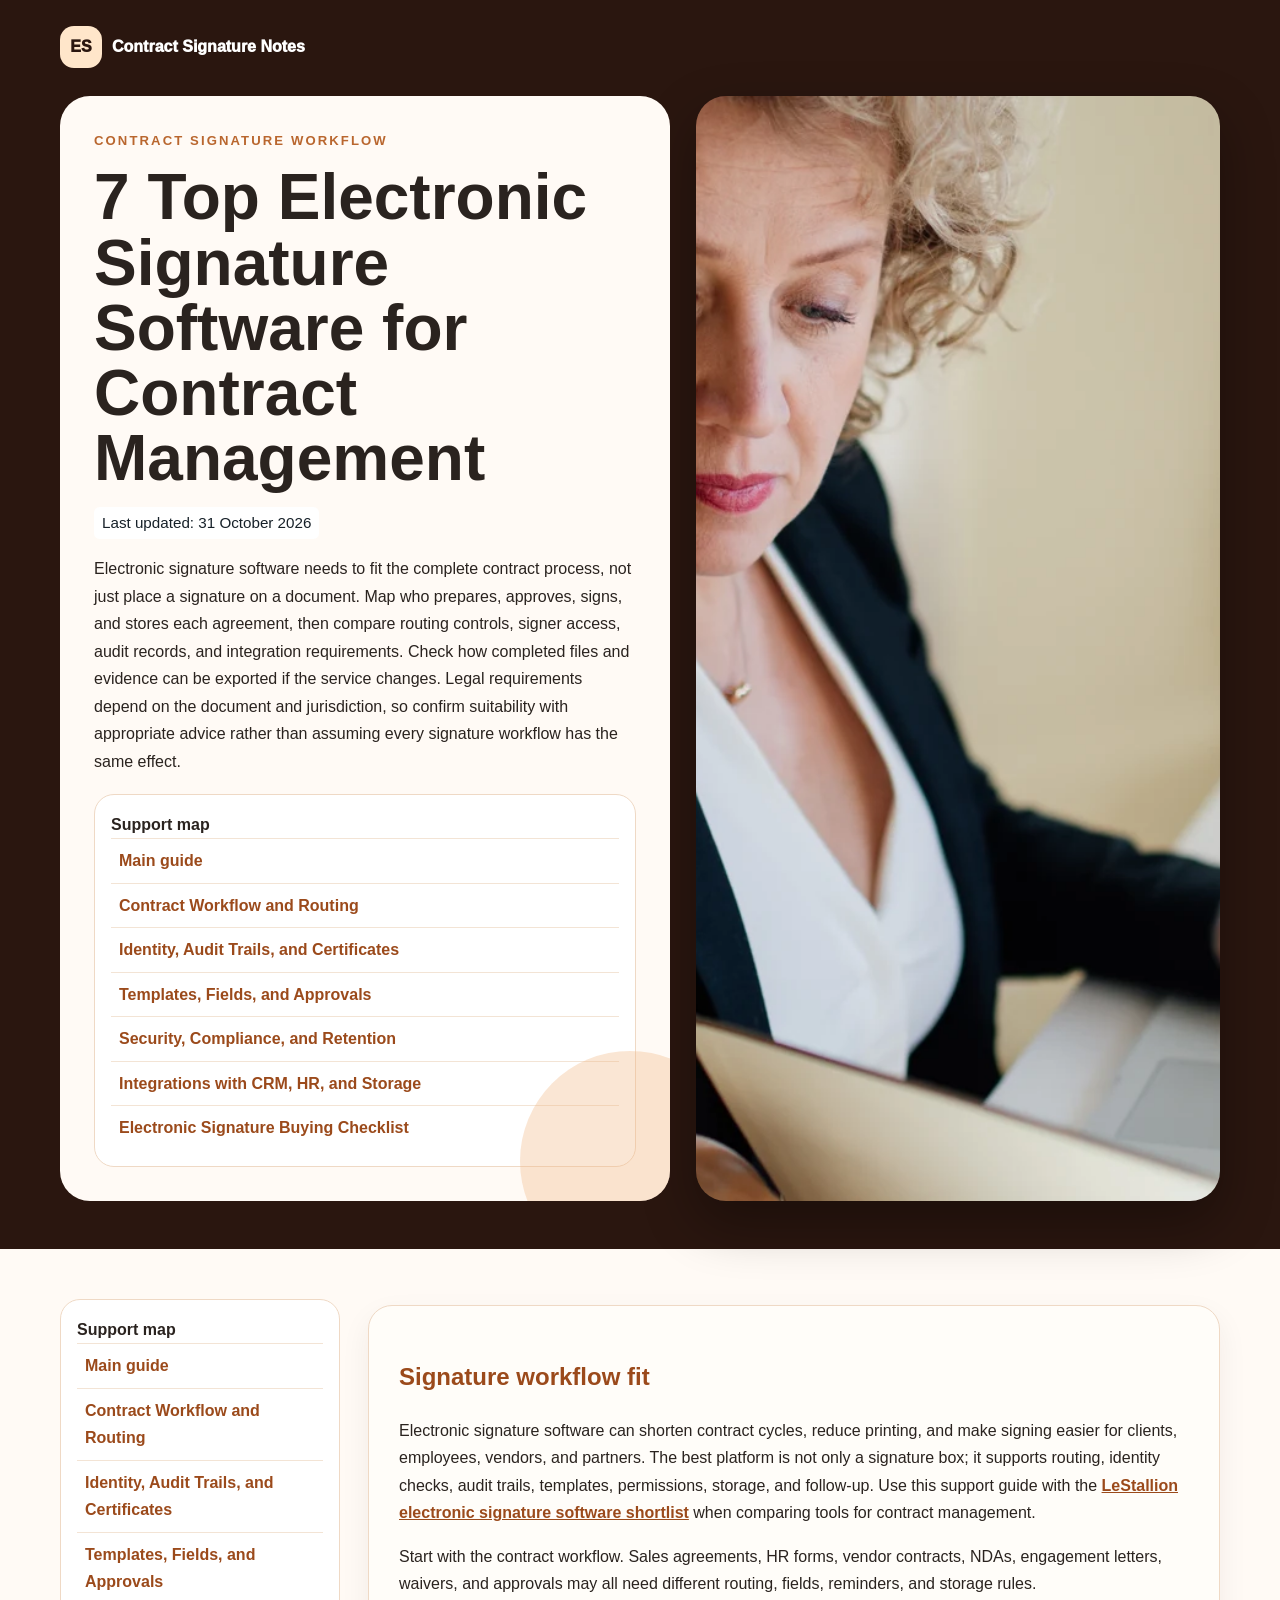
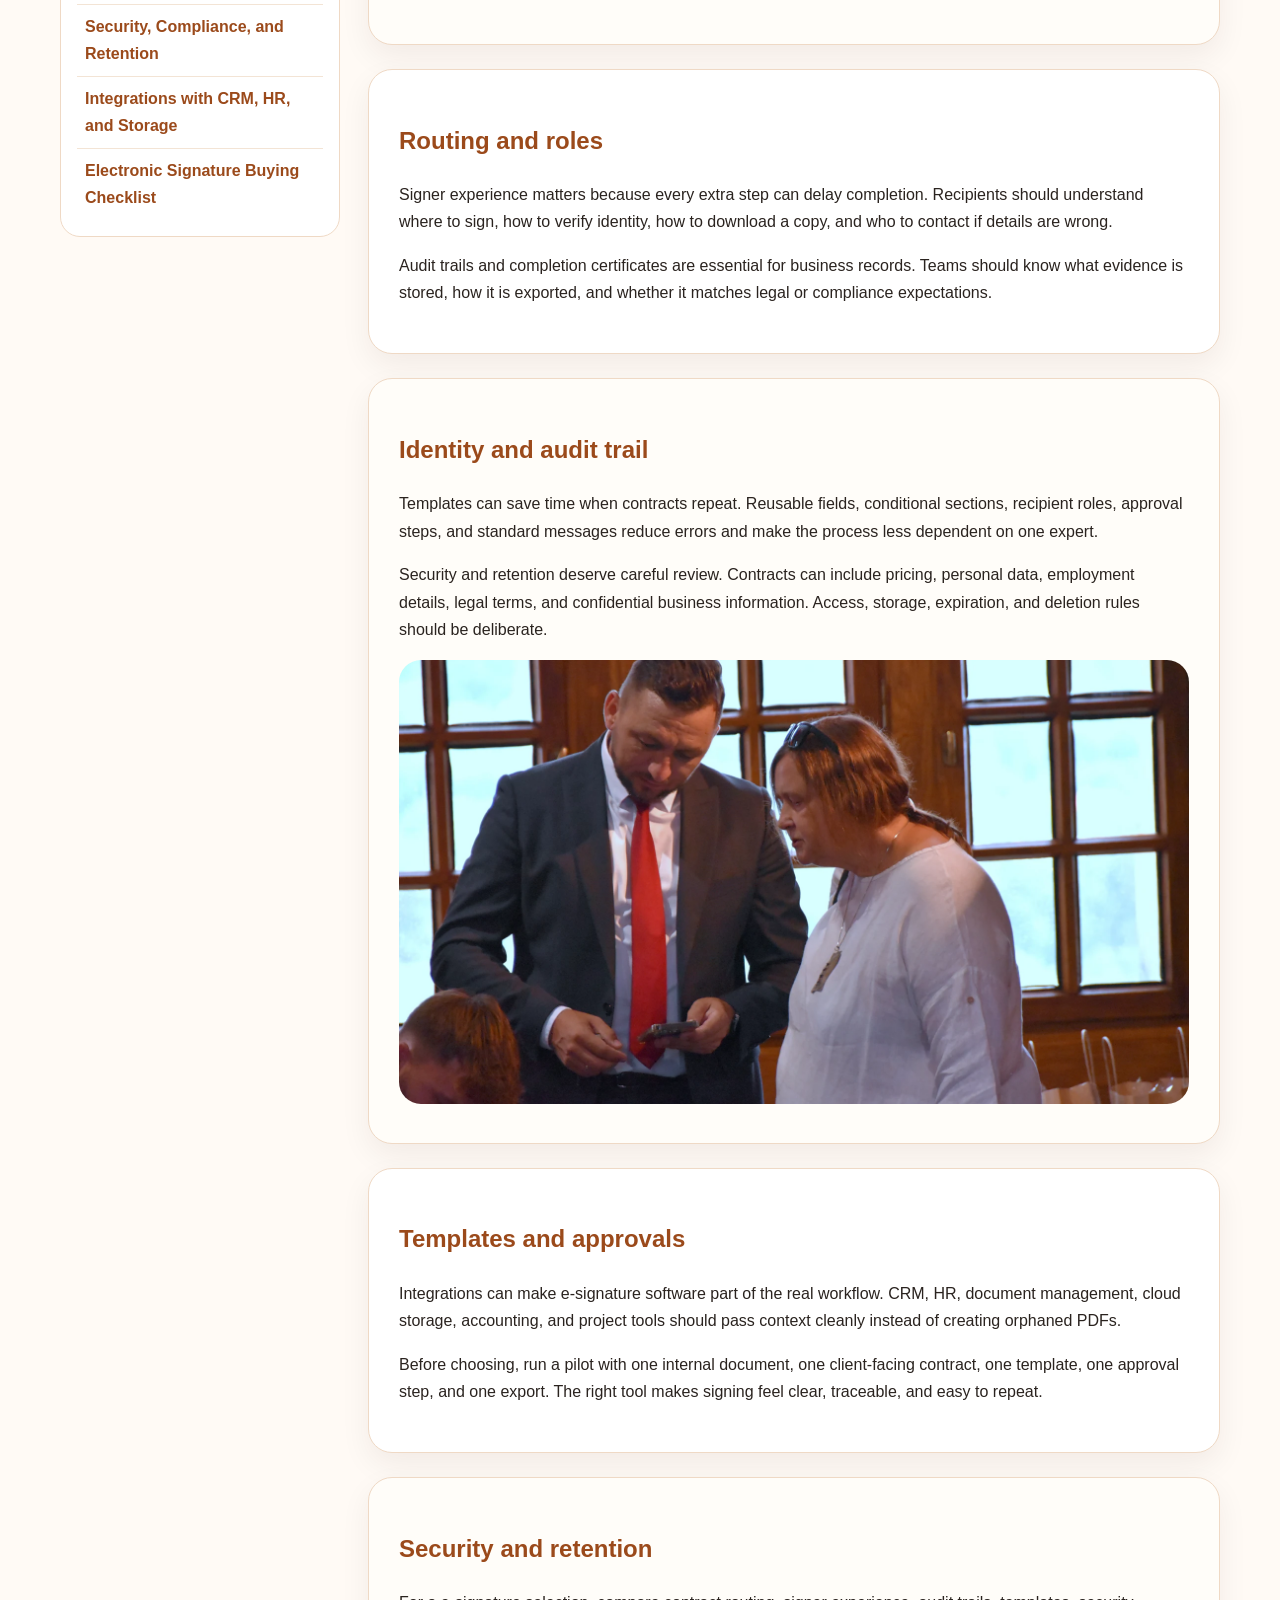
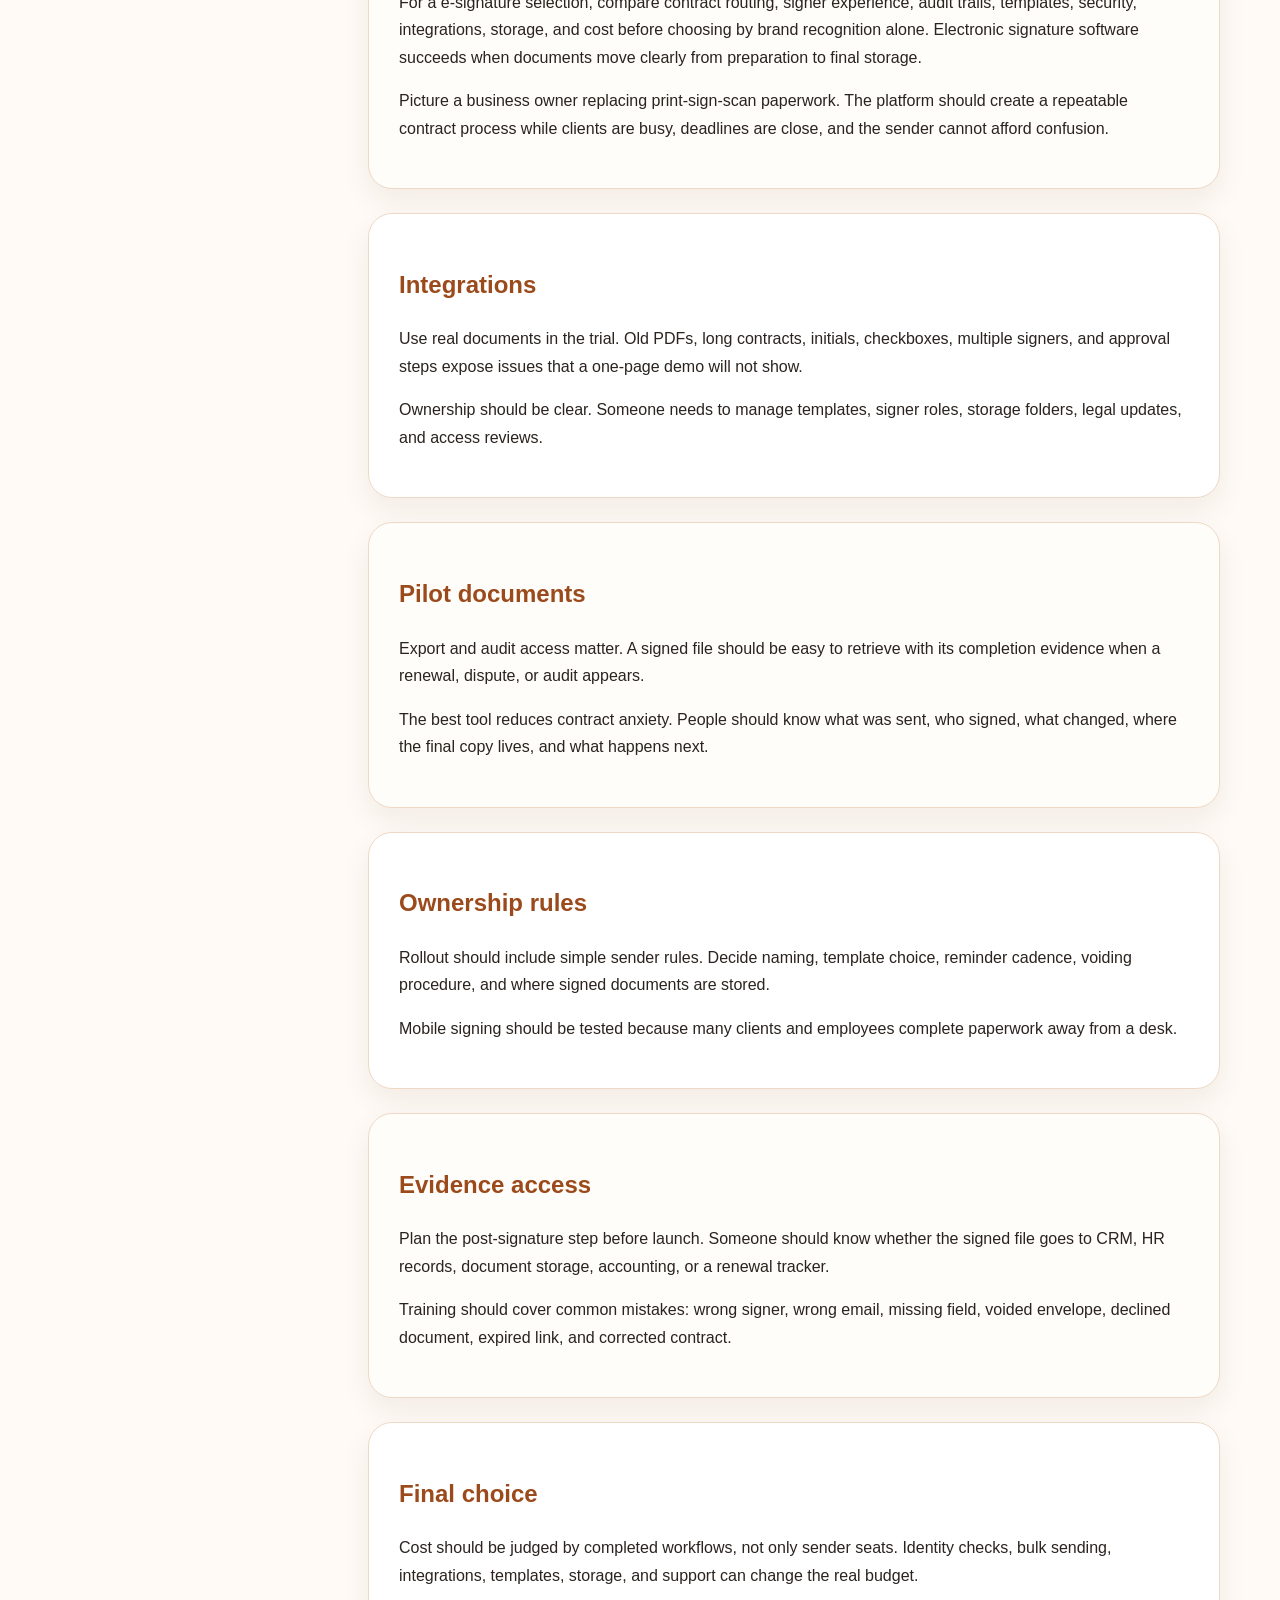
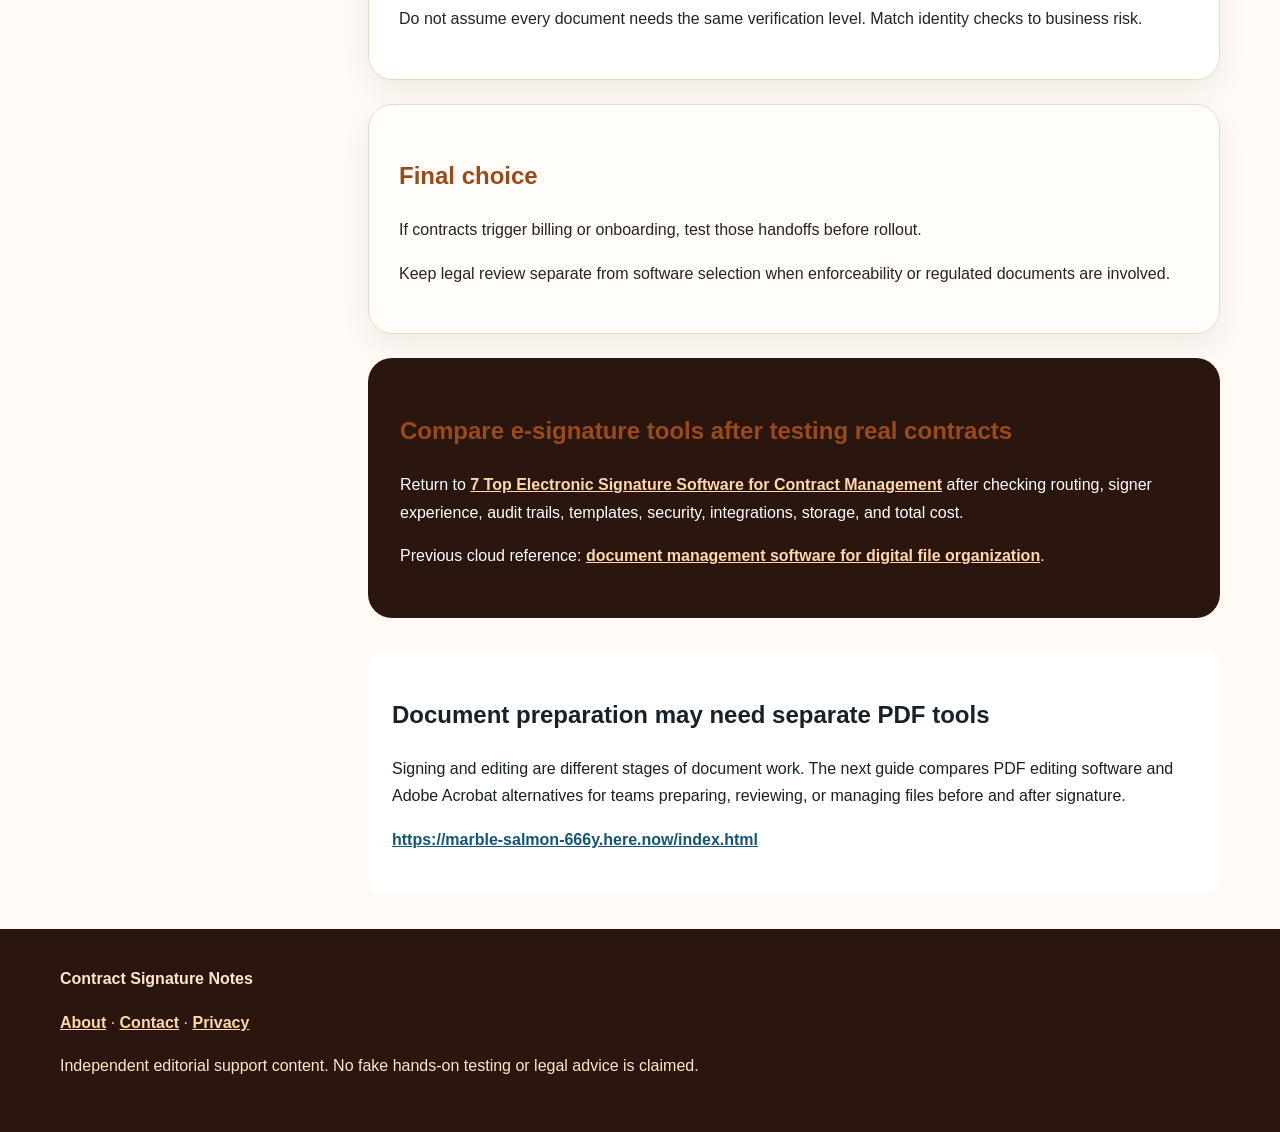
<file: index.html>
<!doctype html><html><head><meta charset="utf-8"><meta name="viewport" content="width=device-width,initial-scale=1"><title>7 Top Electronic Signature Software for Contract Management</title><meta name="description" content="Electronic signature software guide for contract management, routing, signer experience, audit trails, templates, security, integrations, and cost."><link rel="canonical" href="https://armaragex.github.io/lestallion-esignature-contracts-418/index.html"><style>body{margin:0;background:#fffaf5;color:#2a231f;font-family:Inter,Arial,sans-serif;line-height:1.72}a{color:#9b4a1b;font-weight:850}.wrap{max-width:1160px;margin:auto;padding:0 22px}.mast{background:#2a160f;color:white;padding:26px 0 48px}.brand{display:inline-flex;gap:10px;align-items:center;color:white;text-decoration:none;font-weight:950}.logo{width:42px;height:42px;border-radius:14px;background:#ffe6ca;color:#2a160f;display:grid;place-items:center}.heroDeck{margin-top:28px;display:grid;grid-template-columns:1fr .86fr;gap:26px;align-items:stretch}.titlePanel{background:#fffaf5;color:#2a231f;border-radius:30px;padding:34px;position:relative;overflow:hidden}.titlePanel:after{content:"";position:absolute;right:-70px;bottom:-70px;width:220px;height:220px;border-radius:50%;background:#f1b37f55}.hero{width:100%;height:100%;min-height:340px;object-fit:cover;border-radius:30px;box-shadow:0 22px 54px #0005}.eyebrow{text-transform:uppercase;letter-spacing:.16em;color:#b9662e;font-size:.82rem;font-weight:900}h1{font-size:clamp(2rem,5vw,4.2rem);line-height:1.02;margin:.2em 0}h2{color:#9b4a1b}.toc{background:white;border:1px solid #efd9c5;border-radius:20px;padding:16px;margin-top:18px}.toc a{display:block;text-decoration:none;border-top:1px solid #f3e4d5;padding:8px}.layout{display:grid;grid-template-columns:280px 1fr;gap:28px;margin-top:32px}.rail{position:sticky;top:16px;align-self:start}.card{background:white;border:1px solid #efd9c5;border-radius:24px;padding:30px;margin:24px 0;box-shadow:0 12px 30px #2a160f10}.card:nth-child(odd){background:#fffdf9}.inline{width:100%;aspect-ratio:16/9;object-fit:cover;border-radius:22px}.cta{background:#2a160f;color:white;border-radius:24px;padding:32px;margin:24px 0}.cta a{color:#ffd7ad}footer{background:#2a160f;color:#ffe6ca;margin-top:36px;padding:36px 0}footer a{color:#ffd7ad}@media(max-width:850px){.heroDeck,.layout{grid-template-columns:1fr}.rail{position:static}.hero{min-height:auto;aspect-ratio:16/9}}</style><script type="application/ld+json">{"@context":"https://schema.org","@type":"Article","headline":"7 Top Electronic Signature Software for Contract Management","url":"https://armaragex.github.io/lestallion-esignature-contracts-418/index.html","about":"electronic signature software for contract management","mainEntityOfPage":"https://armaragex.github.io/lestallion-esignature-contracts-418/index.html","dateModified":"2026-10-31T08:34:45Z"}</script>
<meta property="article:modified_time" content="2026-10-31T08:34:45Z">
</head><body><header class="mast"><div class="wrap"><a class="brand" href="https://armaragex.github.io/lestallion-esignature-contracts-418/index.html"><span class="logo">ES</span><span>Contract Signature Notes</span></a><div class="heroDeck"><div class="titlePanel"><div class="eyebrow">Contract signature workflow</div><h1>7 Top Electronic Signature Software for Contract Management</h1>
<p class="article-refreshed" style="font-size:.95rem;opacity:1;display:table;max-width:100%;padding:.2rem .5rem;border-radius:.35rem;background:#fff;color:#172129;overflow-wrap:anywhere">Last updated: <time datetime="2026-10-31T08:34:45Z">31 October 2026</time></p><p>Electronic signature software needs to fit the complete contract process, not just place a signature on a document. Map who prepares, approves, signs, and stores each agreement, then compare routing controls, signer access, audit records, and integration requirements. Check how completed files and evidence can be exported if the service changes. Legal requirements depend on the document and jurisdiction, so confirm suitability with appropriate advice rather than assuming every signature workflow has the same effect.</p><nav class="toc"><strong>Support map</strong><a href="https://armaragex.github.io/lestallion-esignature-contracts-418/index.html">Main guide</a><a href="https://armaragex.github.io/lestallion-esignature-contracts-418/contract-workflow-and-routing.html">Contract Workflow and Routing</a><a href="https://armaragex.github.io/lestallion-esignature-contracts-418/identity-audit-trails-and-certificates.html">Identity, Audit Trails, and Certificates</a><a href="https://armaragex.github.io/lestallion-esignature-contracts-418/templates-fields-and-approvals.html">Templates, Fields, and Approvals</a><a href="https://armaragex.github.io/lestallion-esignature-contracts-418/security-compliance-and-retention.html">Security, Compliance, and Retention</a><a href="https://armaragex.github.io/lestallion-esignature-contracts-418/integrations-crm-hr-and-storage.html">Integrations with CRM, HR, and Storage</a><a href="https://armaragex.github.io/lestallion-esignature-contracts-418/esignature-buying-checklist.html">Electronic Signature Buying Checklist</a></nav></div><img class="hero" src="https://armaragex.github.io/lestallion-esignature-contracts-418/assets/lifestyle-1.webp" alt="electronic signature contract workflow"></div></div></header><main class="wrap"><div class="layout"><aside class="rail"><nav class="toc"><strong>Support map</strong><a href="https://armaragex.github.io/lestallion-esignature-contracts-418/index.html">Main guide</a><a href="https://armaragex.github.io/lestallion-esignature-contracts-418/contract-workflow-and-routing.html">Contract Workflow and Routing</a><a href="https://armaragex.github.io/lestallion-esignature-contracts-418/identity-audit-trails-and-certificates.html">Identity, Audit Trails, and Certificates</a><a href="https://armaragex.github.io/lestallion-esignature-contracts-418/templates-fields-and-approvals.html">Templates, Fields, and Approvals</a><a href="https://armaragex.github.io/lestallion-esignature-contracts-418/security-compliance-and-retention.html">Security, Compliance, and Retention</a><a href="https://armaragex.github.io/lestallion-esignature-contracts-418/integrations-crm-hr-and-storage.html">Integrations with CRM, HR, and Storage</a><a href="https://armaragex.github.io/lestallion-esignature-contracts-418/esignature-buying-checklist.html">Electronic Signature Buying Checklist</a></nav></aside><article><section class="card"><h2>Signature workflow fit</h2><p>Electronic signature software can shorten contract cycles, reduce printing, and make signing easier for clients, employees, vendors, and partners. The best platform is not only a signature box; it supports routing, identity checks, audit trails, templates, permissions, storage, and follow-up. Use this support guide with the <a href="https://lestallion.com/blogs/product-reviews/top-electronic-signature-software-for-contract-management">LeStallion electronic signature software shortlist</a> when comparing tools for contract management.</p><p>Start with the contract workflow. Sales agreements, HR forms, vendor contracts, NDAs, engagement letters, waivers, and approvals may all need different routing, fields, reminders, and storage rules.</p></section><section class="card"><h2>Routing and roles</h2><p>Signer experience matters because every extra step can delay completion. Recipients should understand where to sign, how to verify identity, how to download a copy, and who to contact if details are wrong.</p><p>Audit trails and completion certificates are essential for business records. Teams should know what evidence is stored, how it is exported, and whether it matches legal or compliance expectations.</p></section><section class="card"><h2>Identity and audit trail</h2><p>Templates can save time when contracts repeat. Reusable fields, conditional sections, recipient roles, approval steps, and standard messages reduce errors and make the process less dependent on one expert.</p><p>Security and retention deserve careful review. Contracts can include pricing, personal data, employment details, legal terms, and confidential business information. Access, storage, expiration, and deletion rules should be deliberate.</p><img class="inline" src="https://armaragex.github.io/lestallion-esignature-contracts-418/assets/lifestyle-2.webp" alt="contract documents and signature workflow on a desk"></section><section class="card"><h2>Templates and approvals</h2><p>Integrations can make e-signature software part of the real workflow. CRM, HR, document management, cloud storage, accounting, and project tools should pass context cleanly instead of creating orphaned PDFs.</p><p>Before choosing, run a pilot with one internal document, one client-facing contract, one template, one approval step, and one export. The right tool makes signing feel clear, traceable, and easy to repeat.</p></section><section class="card"><h2>Security and retention</h2><p>For a e-signature selection, compare contract routing, signer experience, audit trails, templates, security, integrations, storage, and cost before choosing by brand recognition alone. Electronic signature software succeeds when documents move clearly from preparation to final storage.</p><p>Picture a business owner replacing print-sign-scan paperwork. The platform should create a repeatable contract process while clients are busy, deadlines are close, and the sender cannot afford confusion.</p></section><section class="card"><h2>Integrations</h2><p>Use real documents in the trial. Old PDFs, long contracts, initials, checkboxes, multiple signers, and approval steps expose issues that a one-page demo will not show.</p><p>Ownership should be clear. Someone needs to manage templates, signer roles, storage folders, legal updates, and access reviews.</p></section><section class="card"><h2>Pilot documents</h2><p>Export and audit access matter. A signed file should be easy to retrieve with its completion evidence when a renewal, dispute, or audit appears.</p><p>The best tool reduces contract anxiety. People should know what was sent, who signed, what changed, where the final copy lives, and what happens next.</p></section><section class="card"><h2>Ownership rules</h2><p>Rollout should include simple sender rules. Decide naming, template choice, reminder cadence, voiding procedure, and where signed documents are stored.</p><p>Mobile signing should be tested because many clients and employees complete paperwork away from a desk.</p></section><section class="card"><h2>Evidence access</h2><p>Plan the post-signature step before launch. Someone should know whether the signed file goes to CRM, HR records, document storage, accounting, or a renewal tracker.</p><p>Training should cover common mistakes: wrong signer, wrong email, missing field, voided envelope, declined document, expired link, and corrected contract.</p></section><section class="card"><h2>Final choice</h2><p>Cost should be judged by completed workflows, not only sender seats. Identity checks, bulk sending, integrations, templates, storage, and support can change the real budget.</p><p>Do not assume every document needs the same verification level. Match identity checks to business risk.</p></section><section class="card"><h2>Final choice</h2><p>If contracts trigger billing or onboarding, test those handoffs before rollout.</p><p>Keep legal review separate from software selection when enforceability or regulated documents are involved.</p></section><section class="cta"><h2>Compare e-signature tools after testing real contracts</h2><p>Return to <a href="https://lestallion.com/blogs/product-reviews/top-electronic-signature-software-for-contract-management">7 Top Electronic Signature Software for Contract Management</a> after checking routing, signer experience, audit trails, templates, security, integrations, storage, and total cost.</p><p>Previous cloud reference: <a href="https://lestallion-document-management-417.onrender.com/index.html">document management software for digital file organization</a>.</p></section><section class="cross-link-forward" style="margin-top:2rem;background:#fff;color:#172129;padding:1.5rem;border-radius:1rem"><h2 style="color:#172129">Document preparation may need separate PDF tools</h2><p style="color:#172129">Signing and editing are different stages of document work. The next guide compares PDF editing software and Adobe Acrobat alternatives for teams preparing, reviewing, or managing files before and after signature.</p><p style="color:#172129"><a href="https://marble-salmon-666y.here.now/index.html" style="overflow-wrap:anywhere;word-break:break-word;color:#145575">https://marble-salmon-666y.here.now/index.html</a></p></section>
</article></div></main><footer><div class="wrap"><strong>Contract Signature Notes</strong><p><a href="https://armaragex.github.io/lestallion-esignature-contracts-418/about.html">About</a> · <a href="https://armaragex.github.io/lestallion-esignature-contracts-418/contact.html">Contact</a> · <a href="https://armaragex.github.io/lestallion-esignature-contracts-418/privacy.html">Privacy</a></p><p>Independent editorial support content. No fake hands-on testing or legal advice is claimed.</p></div></footer></body></html>
</file>
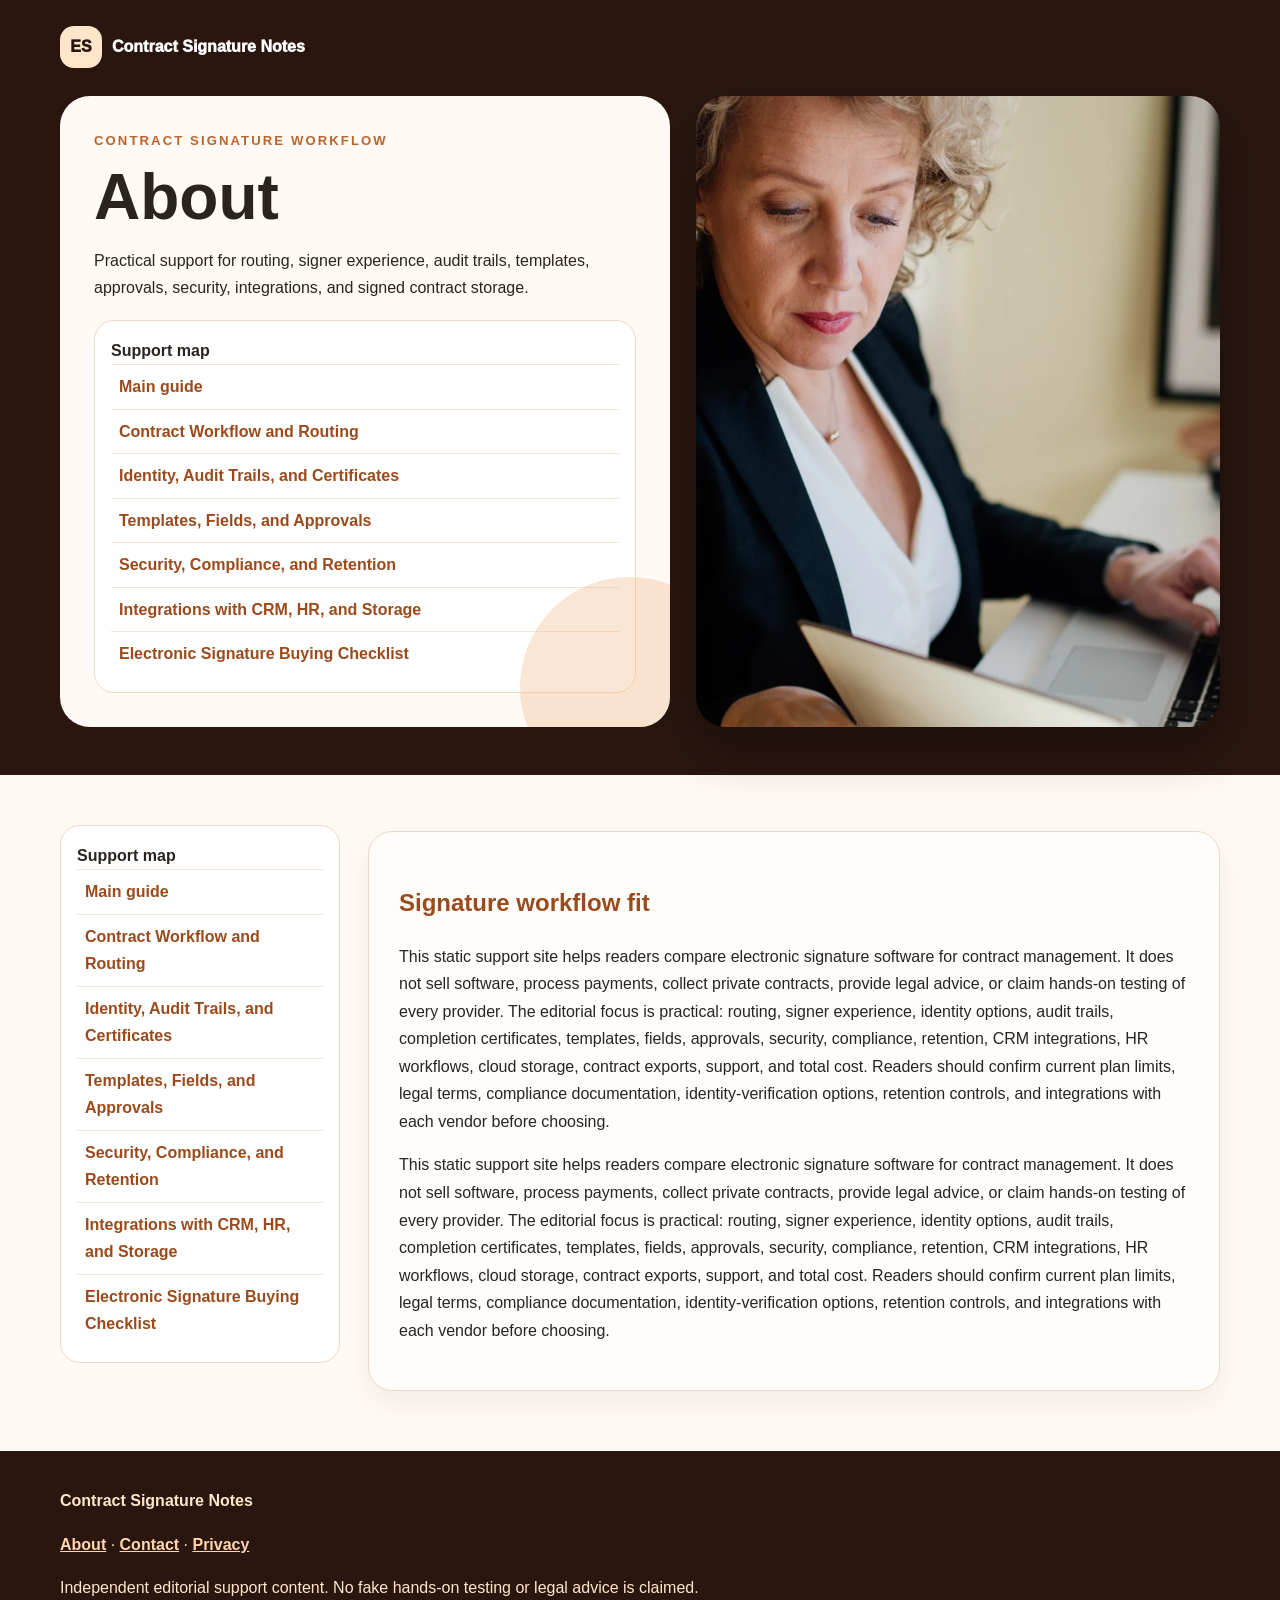
<file: about.html>
<!doctype html><html><head><meta charset="utf-8"><meta name="viewport" content="width=device-width,initial-scale=1"><title>About</title><meta name="description" content="Site information for electronic signature software research."><link rel="canonical" href="https://armaragex.github.io/lestallion-esignature-contracts-418/about.html"><style>body{margin:0;background:#fffaf5;color:#2a231f;font-family:Inter,Arial,sans-serif;line-height:1.72}a{color:#9b4a1b;font-weight:850}.wrap{max-width:1160px;margin:auto;padding:0 22px}.mast{background:#2a160f;color:white;padding:26px 0 48px}.brand{display:inline-flex;gap:10px;align-items:center;color:white;text-decoration:none;font-weight:950}.logo{width:42px;height:42px;border-radius:14px;background:#ffe6ca;color:#2a160f;display:grid;place-items:center}.heroDeck{margin-top:28px;display:grid;grid-template-columns:1fr .86fr;gap:26px;align-items:stretch}.titlePanel{background:#fffaf5;color:#2a231f;border-radius:30px;padding:34px;position:relative;overflow:hidden}.titlePanel:after{content:"";position:absolute;right:-70px;bottom:-70px;width:220px;height:220px;border-radius:50%;background:#f1b37f55}.hero{width:100%;height:100%;min-height:340px;object-fit:cover;border-radius:30px;box-shadow:0 22px 54px #0005}.eyebrow{text-transform:uppercase;letter-spacing:.16em;color:#b9662e;font-size:.82rem;font-weight:900}h1{font-size:clamp(2rem,5vw,4.2rem);line-height:1.02;margin:.2em 0}h2{color:#9b4a1b}.toc{background:white;border:1px solid #efd9c5;border-radius:20px;padding:16px;margin-top:18px}.toc a{display:block;text-decoration:none;border-top:1px solid #f3e4d5;padding:8px}.layout{display:grid;grid-template-columns:280px 1fr;gap:28px;margin-top:32px}.rail{position:sticky;top:16px;align-self:start}.card{background:white;border:1px solid #efd9c5;border-radius:24px;padding:30px;margin:24px 0;box-shadow:0 12px 30px #2a160f10}.card:nth-child(odd){background:#fffdf9}.inline{width:100%;aspect-ratio:16/9;object-fit:cover;border-radius:22px}.cta{background:#2a160f;color:white;border-radius:24px;padding:32px;margin:24px 0}.cta a{color:#ffd7ad}footer{background:#2a160f;color:#ffe6ca;margin-top:36px;padding:36px 0}footer a{color:#ffd7ad}@media(max-width:850px){.heroDeck,.layout{grid-template-columns:1fr}.rail{position:static}.hero{min-height:auto;aspect-ratio:16/9}}</style><script type="application/ld+json">{"@context": "https://schema.org", "@type": "Article", "headline": "About", "url": "https://armaragex.github.io/lestallion-esignature-contracts-418/about.html", "about": "electronic signature software for contract management", "mainEntityOfPage": "https://armaragex.github.io/lestallion-esignature-contracts-418/about.html"}</script></head><body><header class="mast"><div class="wrap"><a class="brand" href="https://armaragex.github.io/lestallion-esignature-contracts-418/index.html"><span class="logo">ES</span><span>Contract Signature Notes</span></a><div class="heroDeck"><div class="titlePanel"><div class="eyebrow">Contract signature workflow</div><h1>About</h1><p>Practical support for routing, signer experience, audit trails, templates, approvals, security, integrations, and signed contract storage.</p><nav class="toc"><strong>Support map</strong><a href="https://armaragex.github.io/lestallion-esignature-contracts-418/index.html">Main guide</a><a href="https://armaragex.github.io/lestallion-esignature-contracts-418/contract-workflow-and-routing.html">Contract Workflow and Routing</a><a href="https://armaragex.github.io/lestallion-esignature-contracts-418/identity-audit-trails-and-certificates.html">Identity, Audit Trails, and Certificates</a><a href="https://armaragex.github.io/lestallion-esignature-contracts-418/templates-fields-and-approvals.html">Templates, Fields, and Approvals</a><a href="https://armaragex.github.io/lestallion-esignature-contracts-418/security-compliance-and-retention.html">Security, Compliance, and Retention</a><a href="https://armaragex.github.io/lestallion-esignature-contracts-418/integrations-crm-hr-and-storage.html">Integrations with CRM, HR, and Storage</a><a href="https://armaragex.github.io/lestallion-esignature-contracts-418/esignature-buying-checklist.html">Electronic Signature Buying Checklist</a></nav></div><img class="hero" src="https://armaragex.github.io/lestallion-esignature-contracts-418/assets/lifestyle-1.webp" alt="electronic signature contract workflow"></div></div></header><main class="wrap"><div class="layout"><aside class="rail"><nav class="toc"><strong>Support map</strong><a href="https://armaragex.github.io/lestallion-esignature-contracts-418/index.html">Main guide</a><a href="https://armaragex.github.io/lestallion-esignature-contracts-418/contract-workflow-and-routing.html">Contract Workflow and Routing</a><a href="https://armaragex.github.io/lestallion-esignature-contracts-418/identity-audit-trails-and-certificates.html">Identity, Audit Trails, and Certificates</a><a href="https://armaragex.github.io/lestallion-esignature-contracts-418/templates-fields-and-approvals.html">Templates, Fields, and Approvals</a><a href="https://armaragex.github.io/lestallion-esignature-contracts-418/security-compliance-and-retention.html">Security, Compliance, and Retention</a><a href="https://armaragex.github.io/lestallion-esignature-contracts-418/integrations-crm-hr-and-storage.html">Integrations with CRM, HR, and Storage</a><a href="https://armaragex.github.io/lestallion-esignature-contracts-418/esignature-buying-checklist.html">Electronic Signature Buying Checklist</a></nav></aside><article><section class="card"><h2>Signature workflow fit</h2><p>This static support site helps readers compare electronic signature software for contract management. It does not sell software, process payments, collect private contracts, provide legal advice, or claim hands-on testing of every provider. The editorial focus is practical: routing, signer experience, identity options, audit trails, completion certificates, templates, fields, approvals, security, compliance, retention, CRM integrations, HR workflows, cloud storage, contract exports, support, and total cost. Readers should confirm current plan limits, legal terms, compliance documentation, identity-verification options, retention controls, and integrations with each vendor before choosing.</p><p>This static support site helps readers compare electronic signature software for contract management. It does not sell software, process payments, collect private contracts, provide legal advice, or claim hands-on testing of every provider. The editorial focus is practical: routing, signer experience, identity options, audit trails, completion certificates, templates, fields, approvals, security, compliance, retention, CRM integrations, HR workflows, cloud storage, contract exports, support, and total cost. Readers should confirm current plan limits, legal terms, compliance documentation, identity-verification options, retention controls, and integrations with each vendor before choosing.</p></section></article></div></main><footer><div class="wrap"><strong>Contract Signature Notes</strong><p><a href="https://armaragex.github.io/lestallion-esignature-contracts-418/about.html">About</a> · <a href="https://armaragex.github.io/lestallion-esignature-contracts-418/contact.html">Contact</a> · <a href="https://armaragex.github.io/lestallion-esignature-contracts-418/privacy.html">Privacy</a></p><p>Independent editorial support content. No fake hands-on testing or legal advice is claimed.</p></div></footer></body></html>
</file>
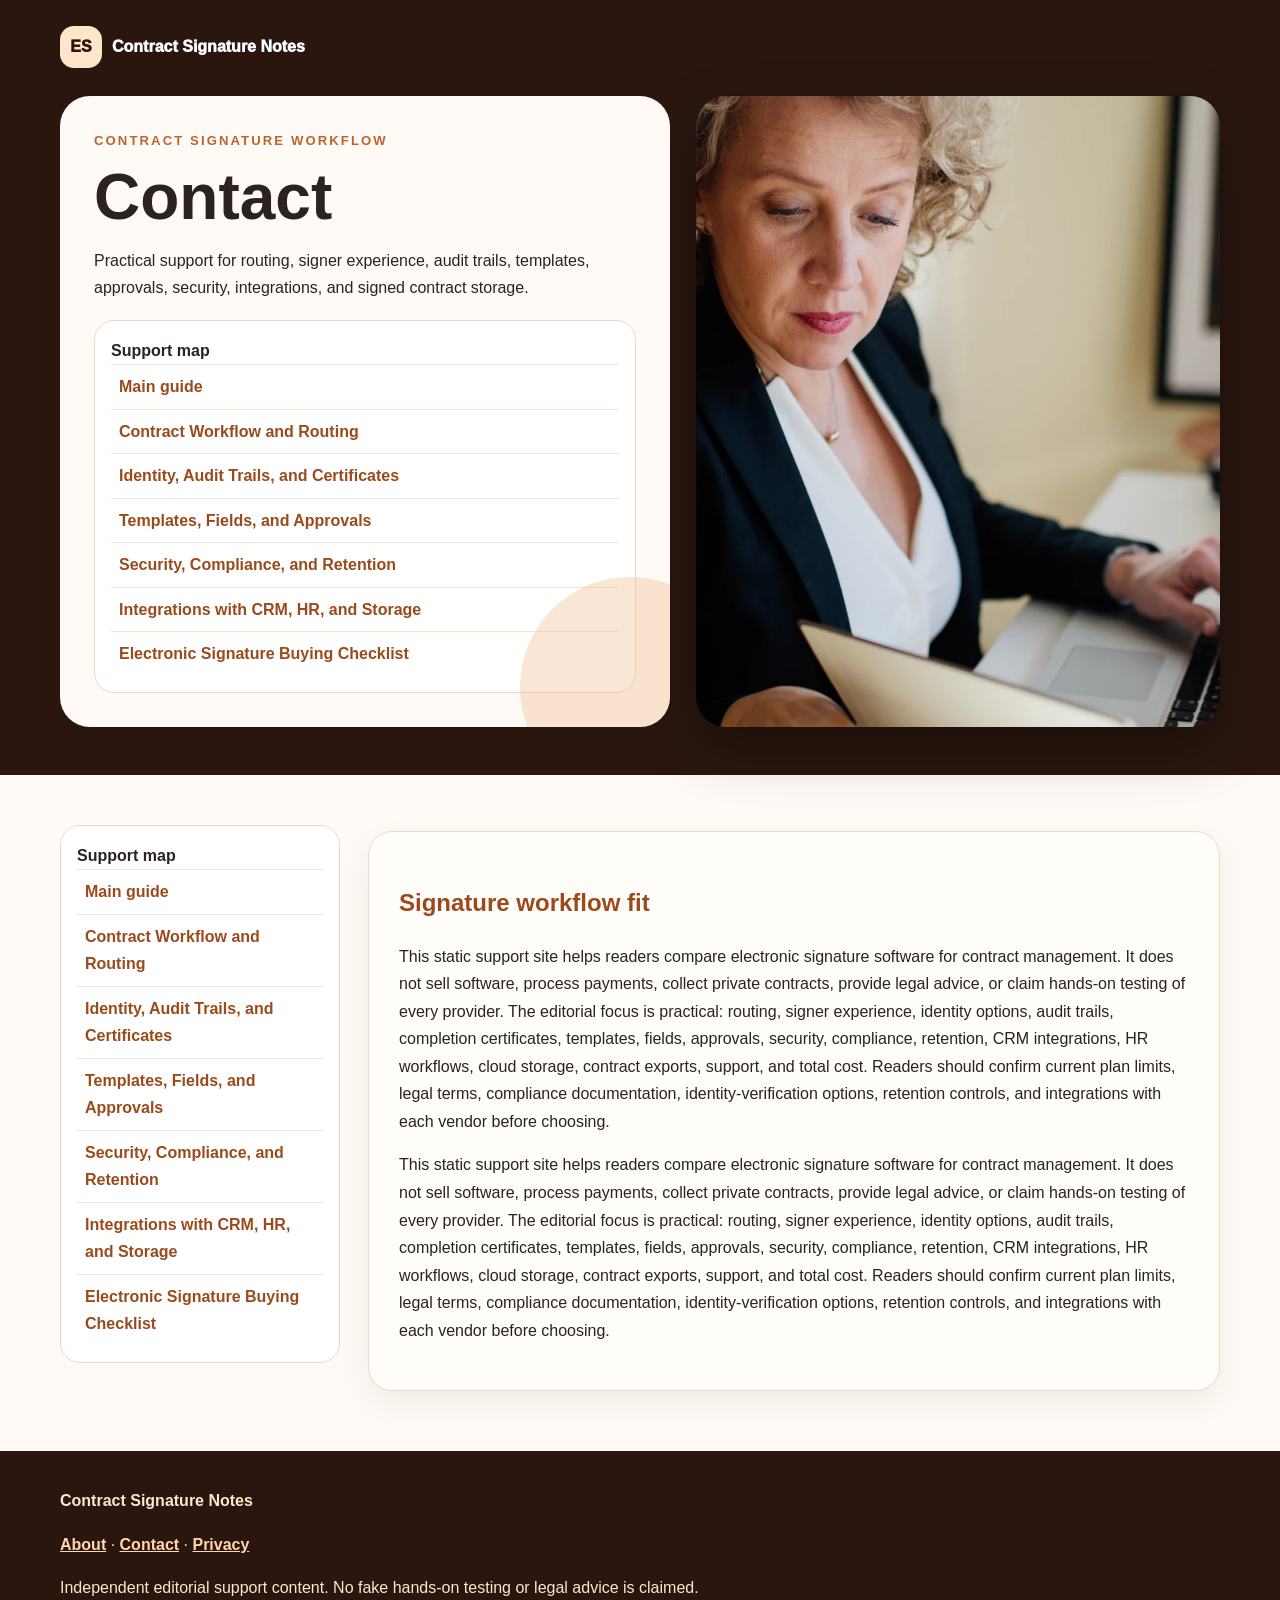
<file: contact.html>
<!doctype html><html><head><meta charset="utf-8"><meta name="viewport" content="width=device-width,initial-scale=1"><title>Contact</title><meta name="description" content="Site information for electronic signature software research."><link rel="canonical" href="https://armaragex.github.io/lestallion-esignature-contracts-418/contact.html"><style>body{margin:0;background:#fffaf5;color:#2a231f;font-family:Inter,Arial,sans-serif;line-height:1.72}a{color:#9b4a1b;font-weight:850}.wrap{max-width:1160px;margin:auto;padding:0 22px}.mast{background:#2a160f;color:white;padding:26px 0 48px}.brand{display:inline-flex;gap:10px;align-items:center;color:white;text-decoration:none;font-weight:950}.logo{width:42px;height:42px;border-radius:14px;background:#ffe6ca;color:#2a160f;display:grid;place-items:center}.heroDeck{margin-top:28px;display:grid;grid-template-columns:1fr .86fr;gap:26px;align-items:stretch}.titlePanel{background:#fffaf5;color:#2a231f;border-radius:30px;padding:34px;position:relative;overflow:hidden}.titlePanel:after{content:"";position:absolute;right:-70px;bottom:-70px;width:220px;height:220px;border-radius:50%;background:#f1b37f55}.hero{width:100%;height:100%;min-height:340px;object-fit:cover;border-radius:30px;box-shadow:0 22px 54px #0005}.eyebrow{text-transform:uppercase;letter-spacing:.16em;color:#b9662e;font-size:.82rem;font-weight:900}h1{font-size:clamp(2rem,5vw,4.2rem);line-height:1.02;margin:.2em 0}h2{color:#9b4a1b}.toc{background:white;border:1px solid #efd9c5;border-radius:20px;padding:16px;margin-top:18px}.toc a{display:block;text-decoration:none;border-top:1px solid #f3e4d5;padding:8px}.layout{display:grid;grid-template-columns:280px 1fr;gap:28px;margin-top:32px}.rail{position:sticky;top:16px;align-self:start}.card{background:white;border:1px solid #efd9c5;border-radius:24px;padding:30px;margin:24px 0;box-shadow:0 12px 30px #2a160f10}.card:nth-child(odd){background:#fffdf9}.inline{width:100%;aspect-ratio:16/9;object-fit:cover;border-radius:22px}.cta{background:#2a160f;color:white;border-radius:24px;padding:32px;margin:24px 0}.cta a{color:#ffd7ad}footer{background:#2a160f;color:#ffe6ca;margin-top:36px;padding:36px 0}footer a{color:#ffd7ad}@media(max-width:850px){.heroDeck,.layout{grid-template-columns:1fr}.rail{position:static}.hero{min-height:auto;aspect-ratio:16/9}}</style><script type="application/ld+json">{"@context": "https://schema.org", "@type": "Article", "headline": "Contact", "url": "https://armaragex.github.io/lestallion-esignature-contracts-418/contact.html", "about": "electronic signature software for contract management", "mainEntityOfPage": "https://armaragex.github.io/lestallion-esignature-contracts-418/contact.html"}</script></head><body><header class="mast"><div class="wrap"><a class="brand" href="https://armaragex.github.io/lestallion-esignature-contracts-418/index.html"><span class="logo">ES</span><span>Contract Signature Notes</span></a><div class="heroDeck"><div class="titlePanel"><div class="eyebrow">Contract signature workflow</div><h1>Contact</h1><p>Practical support for routing, signer experience, audit trails, templates, approvals, security, integrations, and signed contract storage.</p><nav class="toc"><strong>Support map</strong><a href="https://armaragex.github.io/lestallion-esignature-contracts-418/index.html">Main guide</a><a href="https://armaragex.github.io/lestallion-esignature-contracts-418/contract-workflow-and-routing.html">Contract Workflow and Routing</a><a href="https://armaragex.github.io/lestallion-esignature-contracts-418/identity-audit-trails-and-certificates.html">Identity, Audit Trails, and Certificates</a><a href="https://armaragex.github.io/lestallion-esignature-contracts-418/templates-fields-and-approvals.html">Templates, Fields, and Approvals</a><a href="https://armaragex.github.io/lestallion-esignature-contracts-418/security-compliance-and-retention.html">Security, Compliance, and Retention</a><a href="https://armaragex.github.io/lestallion-esignature-contracts-418/integrations-crm-hr-and-storage.html">Integrations with CRM, HR, and Storage</a><a href="https://armaragex.github.io/lestallion-esignature-contracts-418/esignature-buying-checklist.html">Electronic Signature Buying Checklist</a></nav></div><img class="hero" src="https://armaragex.github.io/lestallion-esignature-contracts-418/assets/lifestyle-1.webp" alt="electronic signature contract workflow"></div></div></header><main class="wrap"><div class="layout"><aside class="rail"><nav class="toc"><strong>Support map</strong><a href="https://armaragex.github.io/lestallion-esignature-contracts-418/index.html">Main guide</a><a href="https://armaragex.github.io/lestallion-esignature-contracts-418/contract-workflow-and-routing.html">Contract Workflow and Routing</a><a href="https://armaragex.github.io/lestallion-esignature-contracts-418/identity-audit-trails-and-certificates.html">Identity, Audit Trails, and Certificates</a><a href="https://armaragex.github.io/lestallion-esignature-contracts-418/templates-fields-and-approvals.html">Templates, Fields, and Approvals</a><a href="https://armaragex.github.io/lestallion-esignature-contracts-418/security-compliance-and-retention.html">Security, Compliance, and Retention</a><a href="https://armaragex.github.io/lestallion-esignature-contracts-418/integrations-crm-hr-and-storage.html">Integrations with CRM, HR, and Storage</a><a href="https://armaragex.github.io/lestallion-esignature-contracts-418/esignature-buying-checklist.html">Electronic Signature Buying Checklist</a></nav></aside><article><section class="card"><h2>Signature workflow fit</h2><p>This static support site helps readers compare electronic signature software for contract management. It does not sell software, process payments, collect private contracts, provide legal advice, or claim hands-on testing of every provider. The editorial focus is practical: routing, signer experience, identity options, audit trails, completion certificates, templates, fields, approvals, security, compliance, retention, CRM integrations, HR workflows, cloud storage, contract exports, support, and total cost. Readers should confirm current plan limits, legal terms, compliance documentation, identity-verification options, retention controls, and integrations with each vendor before choosing.</p><p>This static support site helps readers compare electronic signature software for contract management. It does not sell software, process payments, collect private contracts, provide legal advice, or claim hands-on testing of every provider. The editorial focus is practical: routing, signer experience, identity options, audit trails, completion certificates, templates, fields, approvals, security, compliance, retention, CRM integrations, HR workflows, cloud storage, contract exports, support, and total cost. Readers should confirm current plan limits, legal terms, compliance documentation, identity-verification options, retention controls, and integrations with each vendor before choosing.</p></section></article></div></main><footer><div class="wrap"><strong>Contract Signature Notes</strong><p><a href="https://armaragex.github.io/lestallion-esignature-contracts-418/about.html">About</a> · <a href="https://armaragex.github.io/lestallion-esignature-contracts-418/contact.html">Contact</a> · <a href="https://armaragex.github.io/lestallion-esignature-contracts-418/privacy.html">Privacy</a></p><p>Independent editorial support content. No fake hands-on testing or legal advice is claimed.</p></div></footer></body></html>
</file>
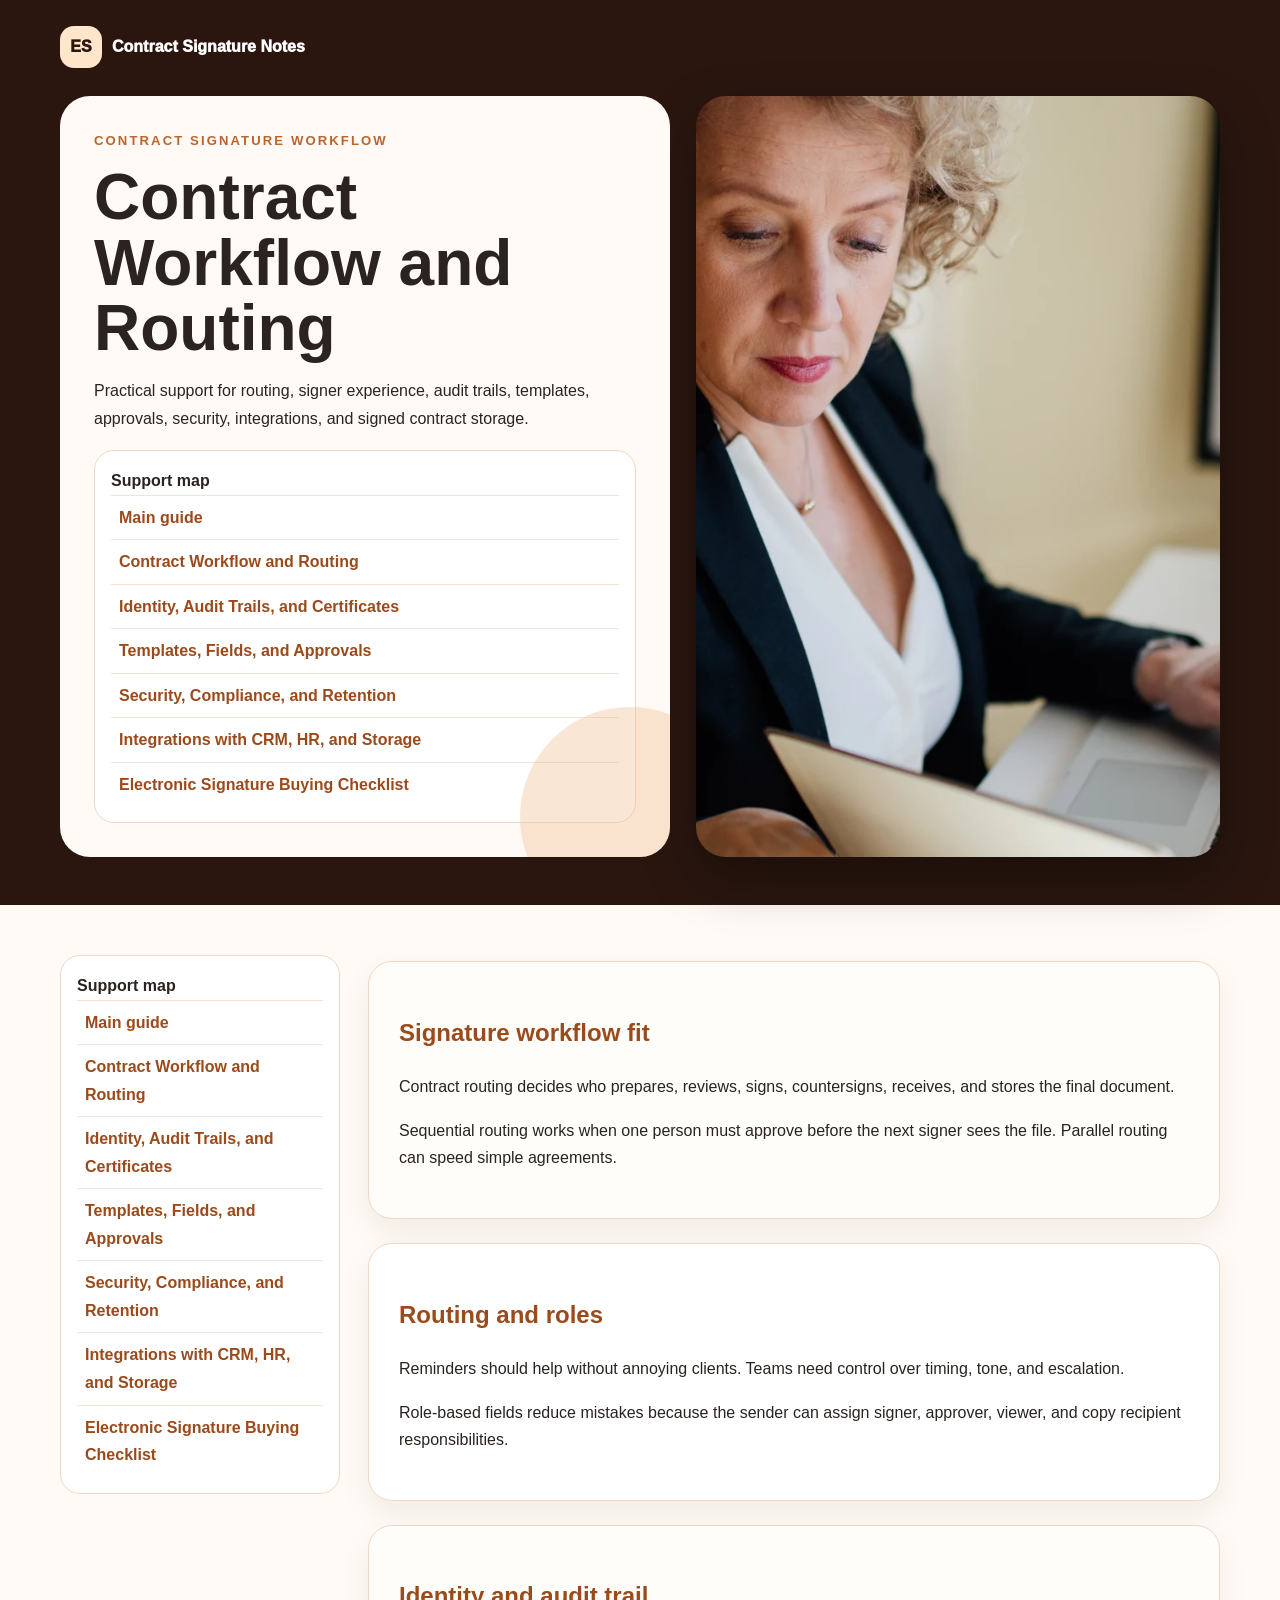
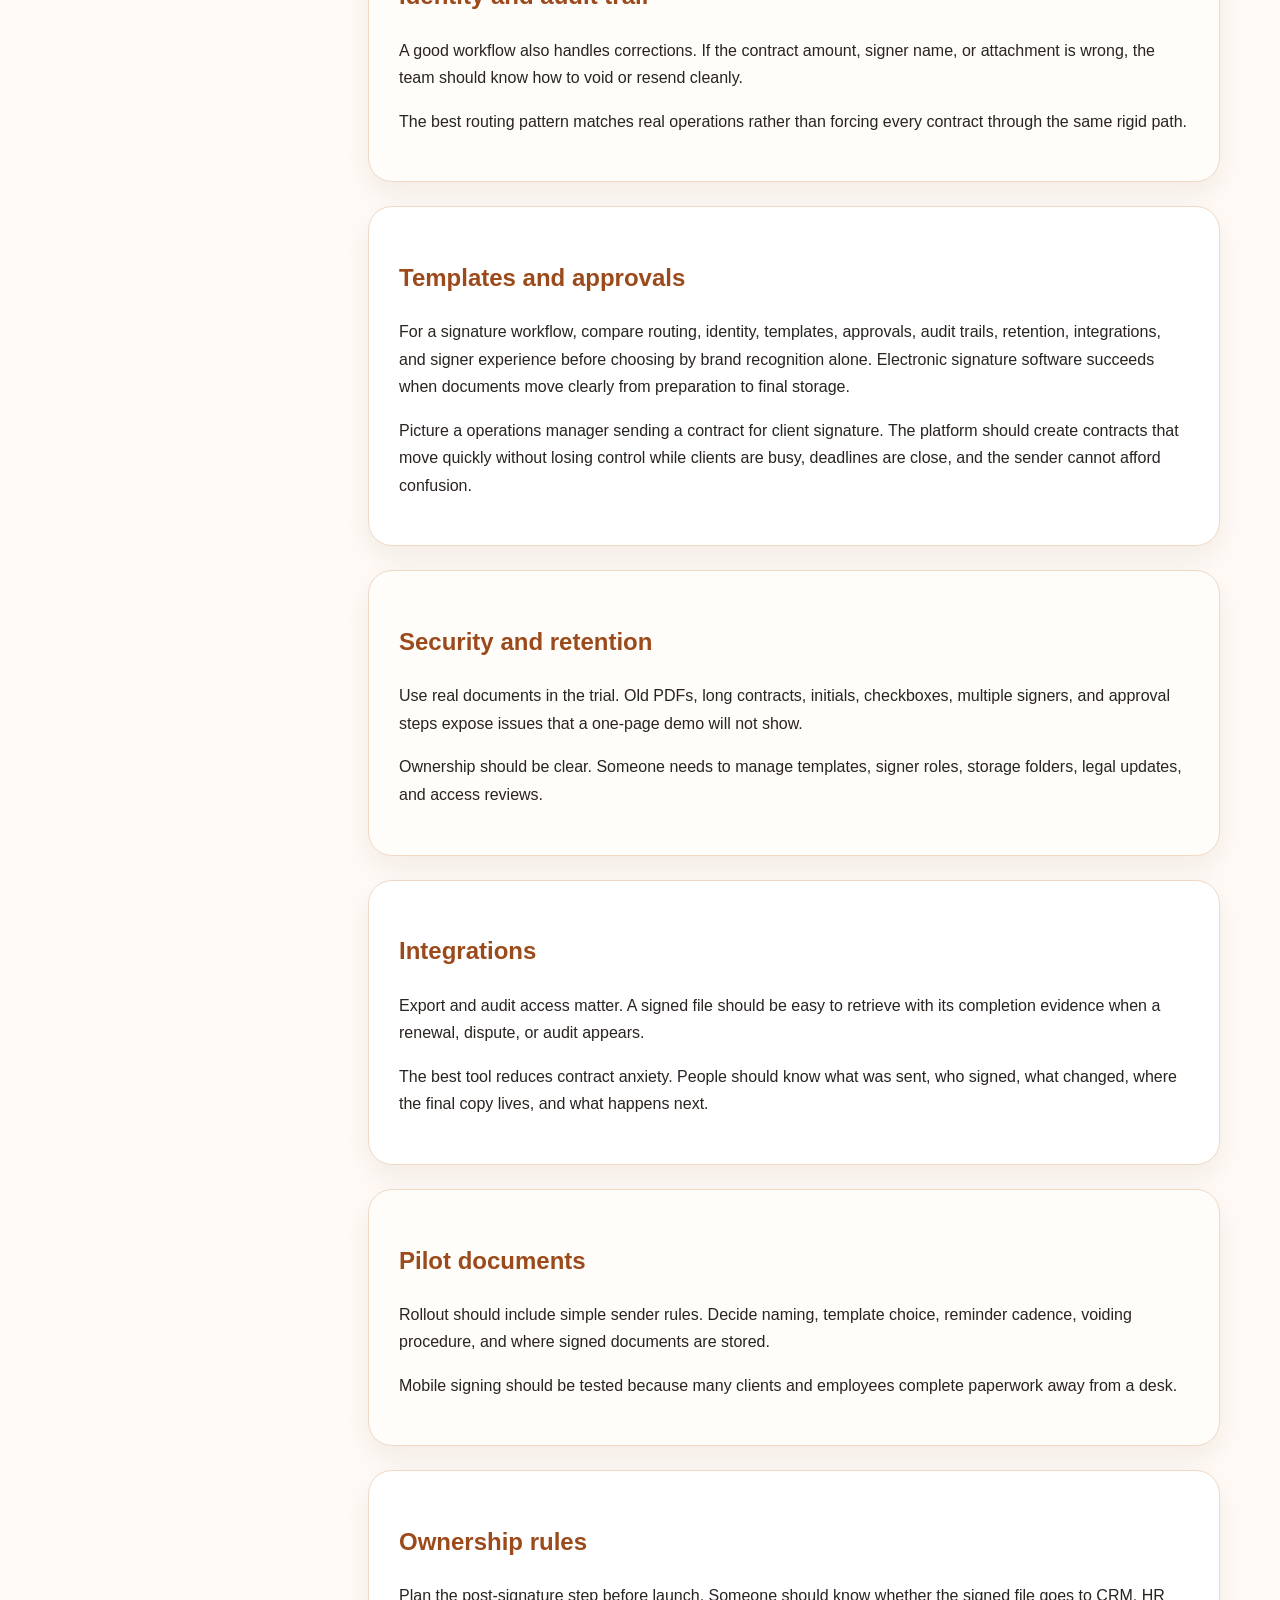
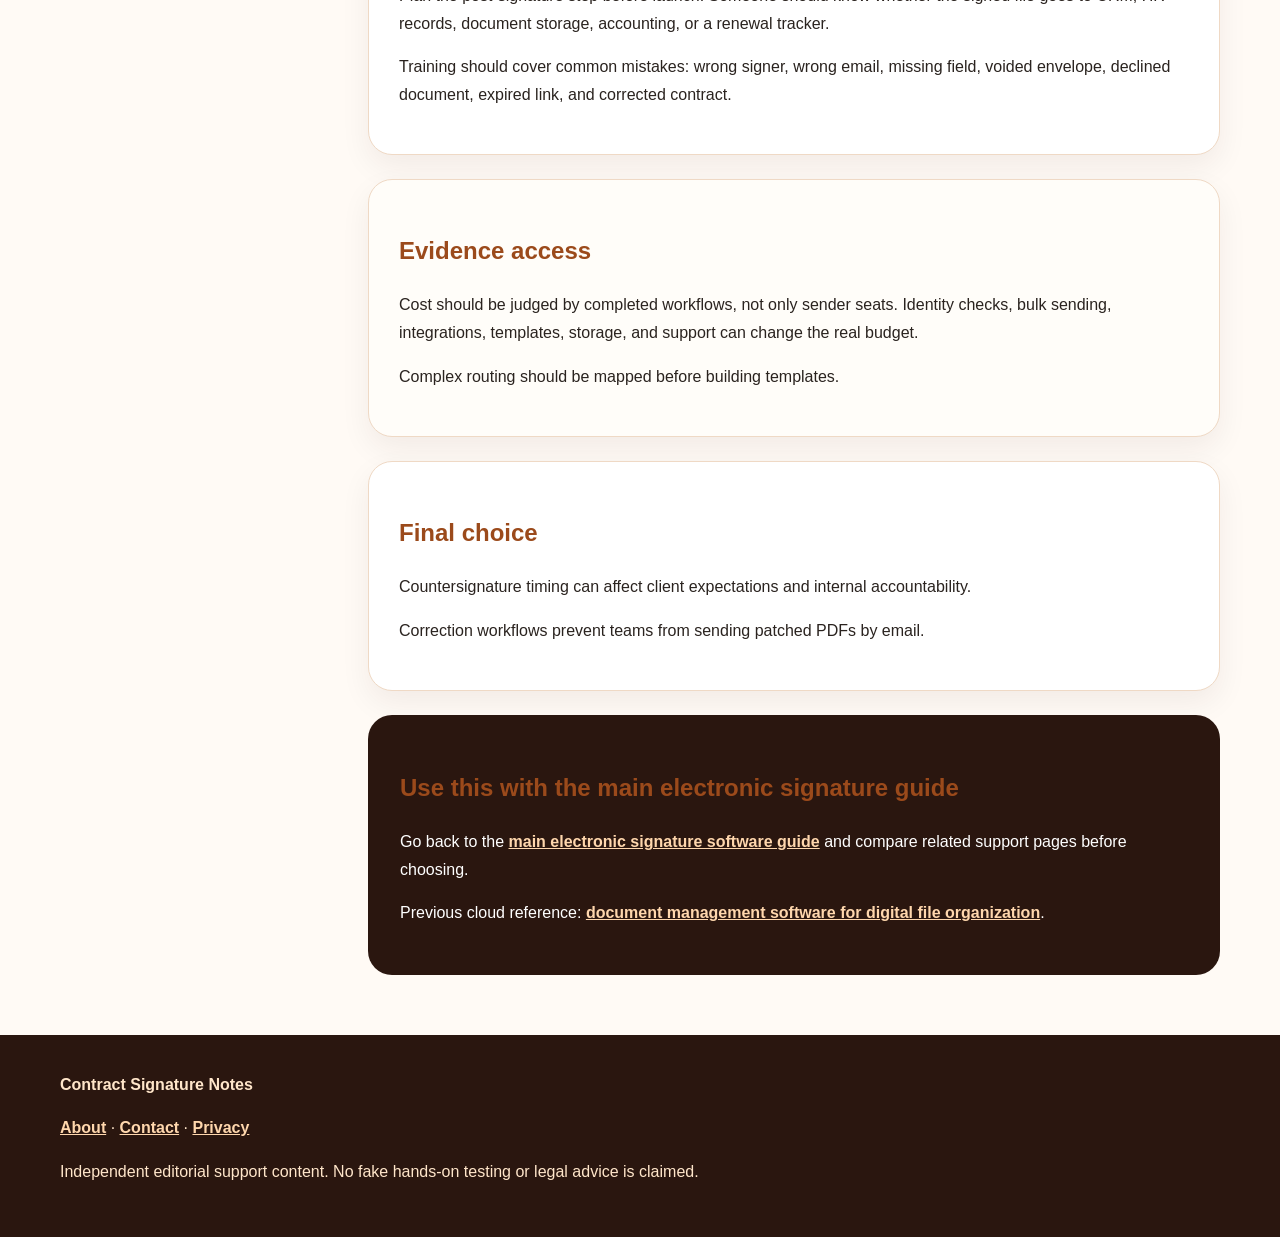
<file: contract-workflow-and-routing.html>
<!doctype html><html><head><meta charset="utf-8"><meta name="viewport" content="width=device-width,initial-scale=1"><title>Contract Workflow and Routing</title><meta name="description" content="Support notes for contract workflow and routing."><link rel="canonical" href="https://armaragex.github.io/lestallion-esignature-contracts-418/contract-workflow-and-routing.html"><style>body{margin:0;background:#fffaf5;color:#2a231f;font-family:Inter,Arial,sans-serif;line-height:1.72}a{color:#9b4a1b;font-weight:850}.wrap{max-width:1160px;margin:auto;padding:0 22px}.mast{background:#2a160f;color:white;padding:26px 0 48px}.brand{display:inline-flex;gap:10px;align-items:center;color:white;text-decoration:none;font-weight:950}.logo{width:42px;height:42px;border-radius:14px;background:#ffe6ca;color:#2a160f;display:grid;place-items:center}.heroDeck{margin-top:28px;display:grid;grid-template-columns:1fr .86fr;gap:26px;align-items:stretch}.titlePanel{background:#fffaf5;color:#2a231f;border-radius:30px;padding:34px;position:relative;overflow:hidden}.titlePanel:after{content:"";position:absolute;right:-70px;bottom:-70px;width:220px;height:220px;border-radius:50%;background:#f1b37f55}.hero{width:100%;height:100%;min-height:340px;object-fit:cover;border-radius:30px;box-shadow:0 22px 54px #0005}.eyebrow{text-transform:uppercase;letter-spacing:.16em;color:#b9662e;font-size:.82rem;font-weight:900}h1{font-size:clamp(2rem,5vw,4.2rem);line-height:1.02;margin:.2em 0}h2{color:#9b4a1b}.toc{background:white;border:1px solid #efd9c5;border-radius:20px;padding:16px;margin-top:18px}.toc a{display:block;text-decoration:none;border-top:1px solid #f3e4d5;padding:8px}.layout{display:grid;grid-template-columns:280px 1fr;gap:28px;margin-top:32px}.rail{position:sticky;top:16px;align-self:start}.card{background:white;border:1px solid #efd9c5;border-radius:24px;padding:30px;margin:24px 0;box-shadow:0 12px 30px #2a160f10}.card:nth-child(odd){background:#fffdf9}.inline{width:100%;aspect-ratio:16/9;object-fit:cover;border-radius:22px}.cta{background:#2a160f;color:white;border-radius:24px;padding:32px;margin:24px 0}.cta a{color:#ffd7ad}footer{background:#2a160f;color:#ffe6ca;margin-top:36px;padding:36px 0}footer a{color:#ffd7ad}@media(max-width:850px){.heroDeck,.layout{grid-template-columns:1fr}.rail{position:static}.hero{min-height:auto;aspect-ratio:16/9}}</style><script type="application/ld+json">{"@context": "https://schema.org", "@type": "Article", "headline": "Contract Workflow and Routing", "url": "https://armaragex.github.io/lestallion-esignature-contracts-418/contract-workflow-and-routing.html", "about": "electronic signature software for contract management", "mainEntityOfPage": "https://armaragex.github.io/lestallion-esignature-contracts-418/contract-workflow-and-routing.html"}</script></head><body><header class="mast"><div class="wrap"><a class="brand" href="https://armaragex.github.io/lestallion-esignature-contracts-418/index.html"><span class="logo">ES</span><span>Contract Signature Notes</span></a><div class="heroDeck"><div class="titlePanel"><div class="eyebrow">Contract signature workflow</div><h1>Contract Workflow and Routing</h1><p>Practical support for routing, signer experience, audit trails, templates, approvals, security, integrations, and signed contract storage.</p><nav class="toc"><strong>Support map</strong><a href="https://armaragex.github.io/lestallion-esignature-contracts-418/index.html">Main guide</a><a href="https://armaragex.github.io/lestallion-esignature-contracts-418/contract-workflow-and-routing.html">Contract Workflow and Routing</a><a href="https://armaragex.github.io/lestallion-esignature-contracts-418/identity-audit-trails-and-certificates.html">Identity, Audit Trails, and Certificates</a><a href="https://armaragex.github.io/lestallion-esignature-contracts-418/templates-fields-and-approvals.html">Templates, Fields, and Approvals</a><a href="https://armaragex.github.io/lestallion-esignature-contracts-418/security-compliance-and-retention.html">Security, Compliance, and Retention</a><a href="https://armaragex.github.io/lestallion-esignature-contracts-418/integrations-crm-hr-and-storage.html">Integrations with CRM, HR, and Storage</a><a href="https://armaragex.github.io/lestallion-esignature-contracts-418/esignature-buying-checklist.html">Electronic Signature Buying Checklist</a></nav></div><img class="hero" src="https://armaragex.github.io/lestallion-esignature-contracts-418/assets/lifestyle-1.webp" alt="electronic signature contract workflow"></div></div></header><main class="wrap"><div class="layout"><aside class="rail"><nav class="toc"><strong>Support map</strong><a href="https://armaragex.github.io/lestallion-esignature-contracts-418/index.html">Main guide</a><a href="https://armaragex.github.io/lestallion-esignature-contracts-418/contract-workflow-and-routing.html">Contract Workflow and Routing</a><a href="https://armaragex.github.io/lestallion-esignature-contracts-418/identity-audit-trails-and-certificates.html">Identity, Audit Trails, and Certificates</a><a href="https://armaragex.github.io/lestallion-esignature-contracts-418/templates-fields-and-approvals.html">Templates, Fields, and Approvals</a><a href="https://armaragex.github.io/lestallion-esignature-contracts-418/security-compliance-and-retention.html">Security, Compliance, and Retention</a><a href="https://armaragex.github.io/lestallion-esignature-contracts-418/integrations-crm-hr-and-storage.html">Integrations with CRM, HR, and Storage</a><a href="https://armaragex.github.io/lestallion-esignature-contracts-418/esignature-buying-checklist.html">Electronic Signature Buying Checklist</a></nav></aside><article><section class="card"><h2>Signature workflow fit</h2><p>Contract routing decides who prepares, reviews, signs, countersigns, receives, and stores the final document.</p><p>Sequential routing works when one person must approve before the next signer sees the file. Parallel routing can speed simple agreements.</p></section><section class="card"><h2>Routing and roles</h2><p>Reminders should help without annoying clients. Teams need control over timing, tone, and escalation.</p><p>Role-based fields reduce mistakes because the sender can assign signer, approver, viewer, and copy recipient responsibilities.</p></section><section class="card"><h2>Identity and audit trail</h2><p>A good workflow also handles corrections. If the contract amount, signer name, or attachment is wrong, the team should know how to void or resend cleanly.</p><p>The best routing pattern matches real operations rather than forcing every contract through the same rigid path.</p></section><section class="card"><h2>Templates and approvals</h2><p>For a signature workflow, compare routing, identity, templates, approvals, audit trails, retention, integrations, and signer experience before choosing by brand recognition alone. Electronic signature software succeeds when documents move clearly from preparation to final storage.</p><p>Picture a operations manager sending a contract for client signature. The platform should create contracts that move quickly without losing control while clients are busy, deadlines are close, and the sender cannot afford confusion.</p></section><section class="card"><h2>Security and retention</h2><p>Use real documents in the trial. Old PDFs, long contracts, initials, checkboxes, multiple signers, and approval steps expose issues that a one-page demo will not show.</p><p>Ownership should be clear. Someone needs to manage templates, signer roles, storage folders, legal updates, and access reviews.</p></section><section class="card"><h2>Integrations</h2><p>Export and audit access matter. A signed file should be easy to retrieve with its completion evidence when a renewal, dispute, or audit appears.</p><p>The best tool reduces contract anxiety. People should know what was sent, who signed, what changed, where the final copy lives, and what happens next.</p></section><section class="card"><h2>Pilot documents</h2><p>Rollout should include simple sender rules. Decide naming, template choice, reminder cadence, voiding procedure, and where signed documents are stored.</p><p>Mobile signing should be tested because many clients and employees complete paperwork away from a desk.</p></section><section class="card"><h2>Ownership rules</h2><p>Plan the post-signature step before launch. Someone should know whether the signed file goes to CRM, HR records, document storage, accounting, or a renewal tracker.</p><p>Training should cover common mistakes: wrong signer, wrong email, missing field, voided envelope, declined document, expired link, and corrected contract.</p></section><section class="card"><h2>Evidence access</h2><p>Cost should be judged by completed workflows, not only sender seats. Identity checks, bulk sending, integrations, templates, storage, and support can change the real budget.</p><p>Complex routing should be mapped before building templates.</p></section><section class="card"><h2>Final choice</h2><p>Countersignature timing can affect client expectations and internal accountability.</p><p>Correction workflows prevent teams from sending patched PDFs by email.</p></section><section class="cta"><h2>Use this with the main electronic signature guide</h2><p>Go back to the <a href="https://armaragex.github.io/lestallion-esignature-contracts-418/index.html">main electronic signature software guide</a> and compare related support pages before choosing.</p><p>Previous cloud reference: <a href="https://lestallion-document-management-417.onrender.com/index.html">document management software for digital file organization</a>.</p></section></article></div></main><footer><div class="wrap"><strong>Contract Signature Notes</strong><p><a href="https://armaragex.github.io/lestallion-esignature-contracts-418/about.html">About</a> · <a href="https://armaragex.github.io/lestallion-esignature-contracts-418/contact.html">Contact</a> · <a href="https://armaragex.github.io/lestallion-esignature-contracts-418/privacy.html">Privacy</a></p><p>Independent editorial support content. No fake hands-on testing or legal advice is claimed.</p></div></footer></body></html>
</file>
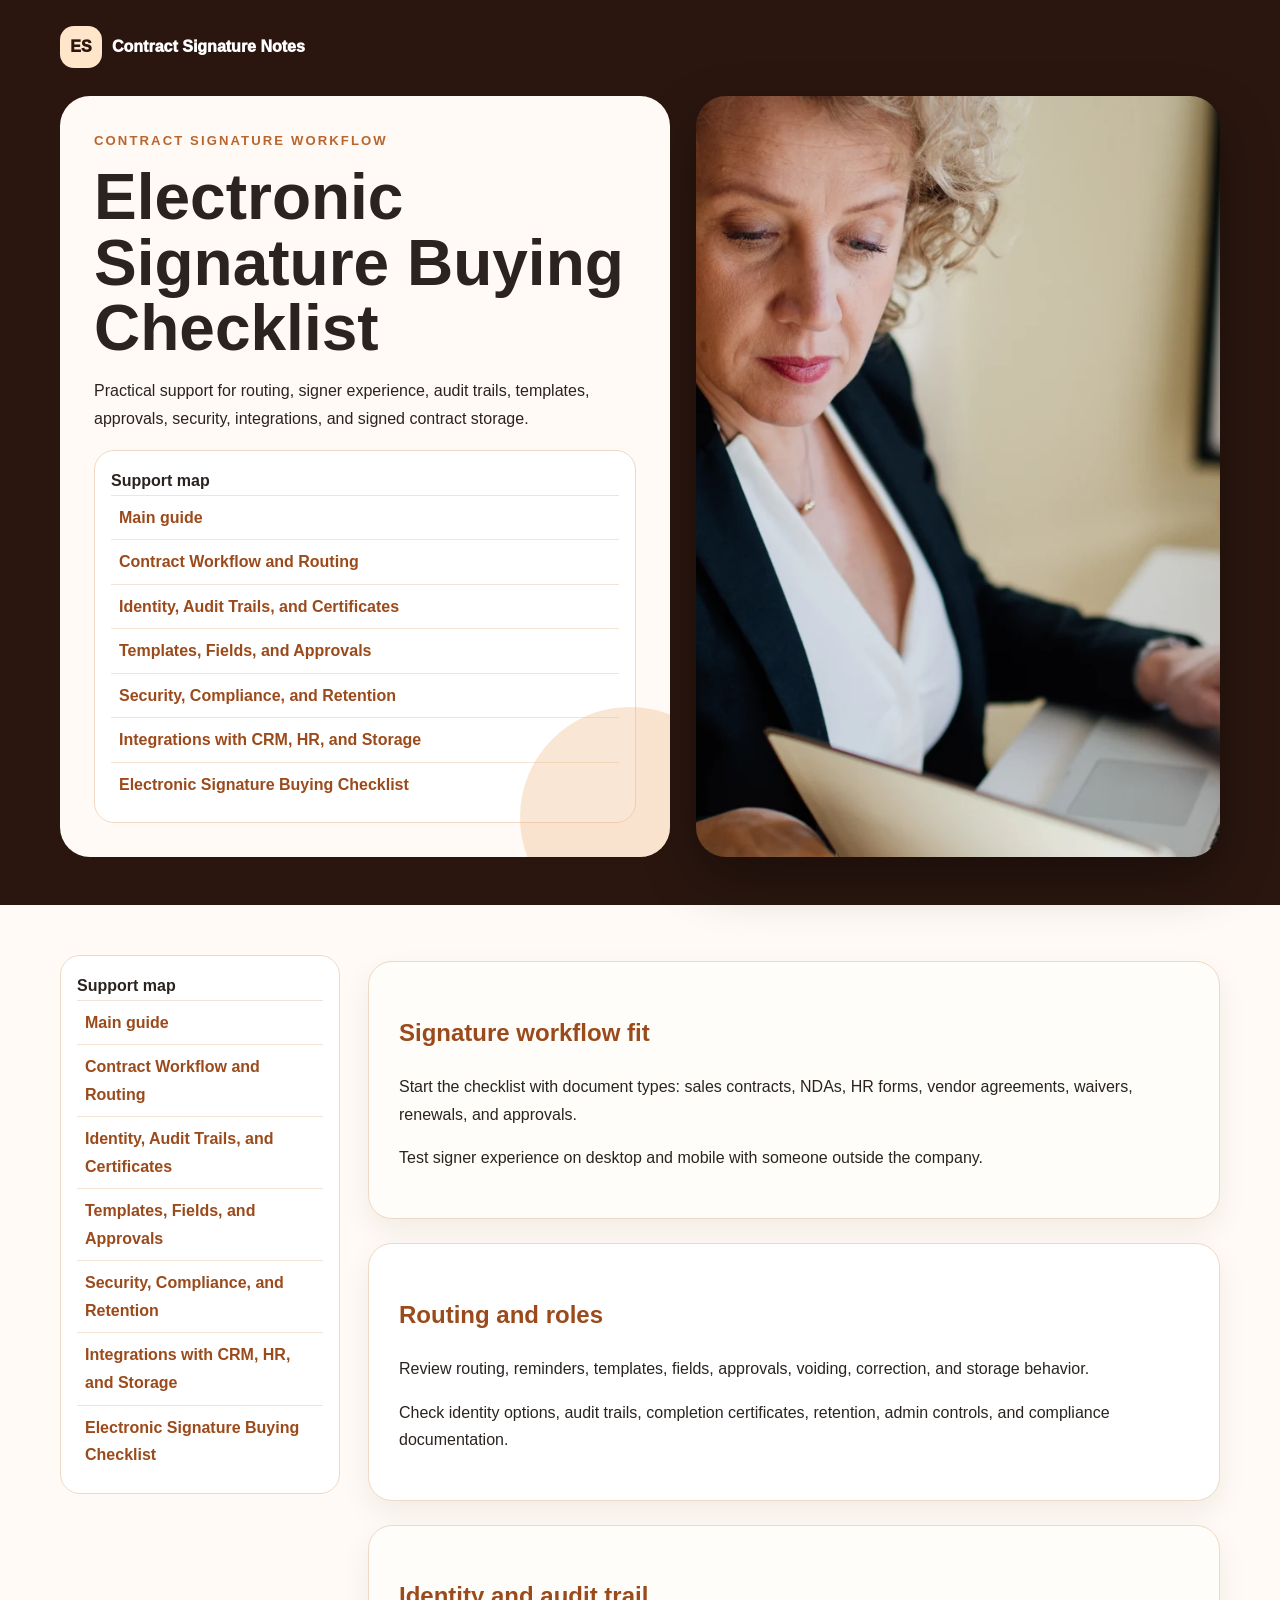
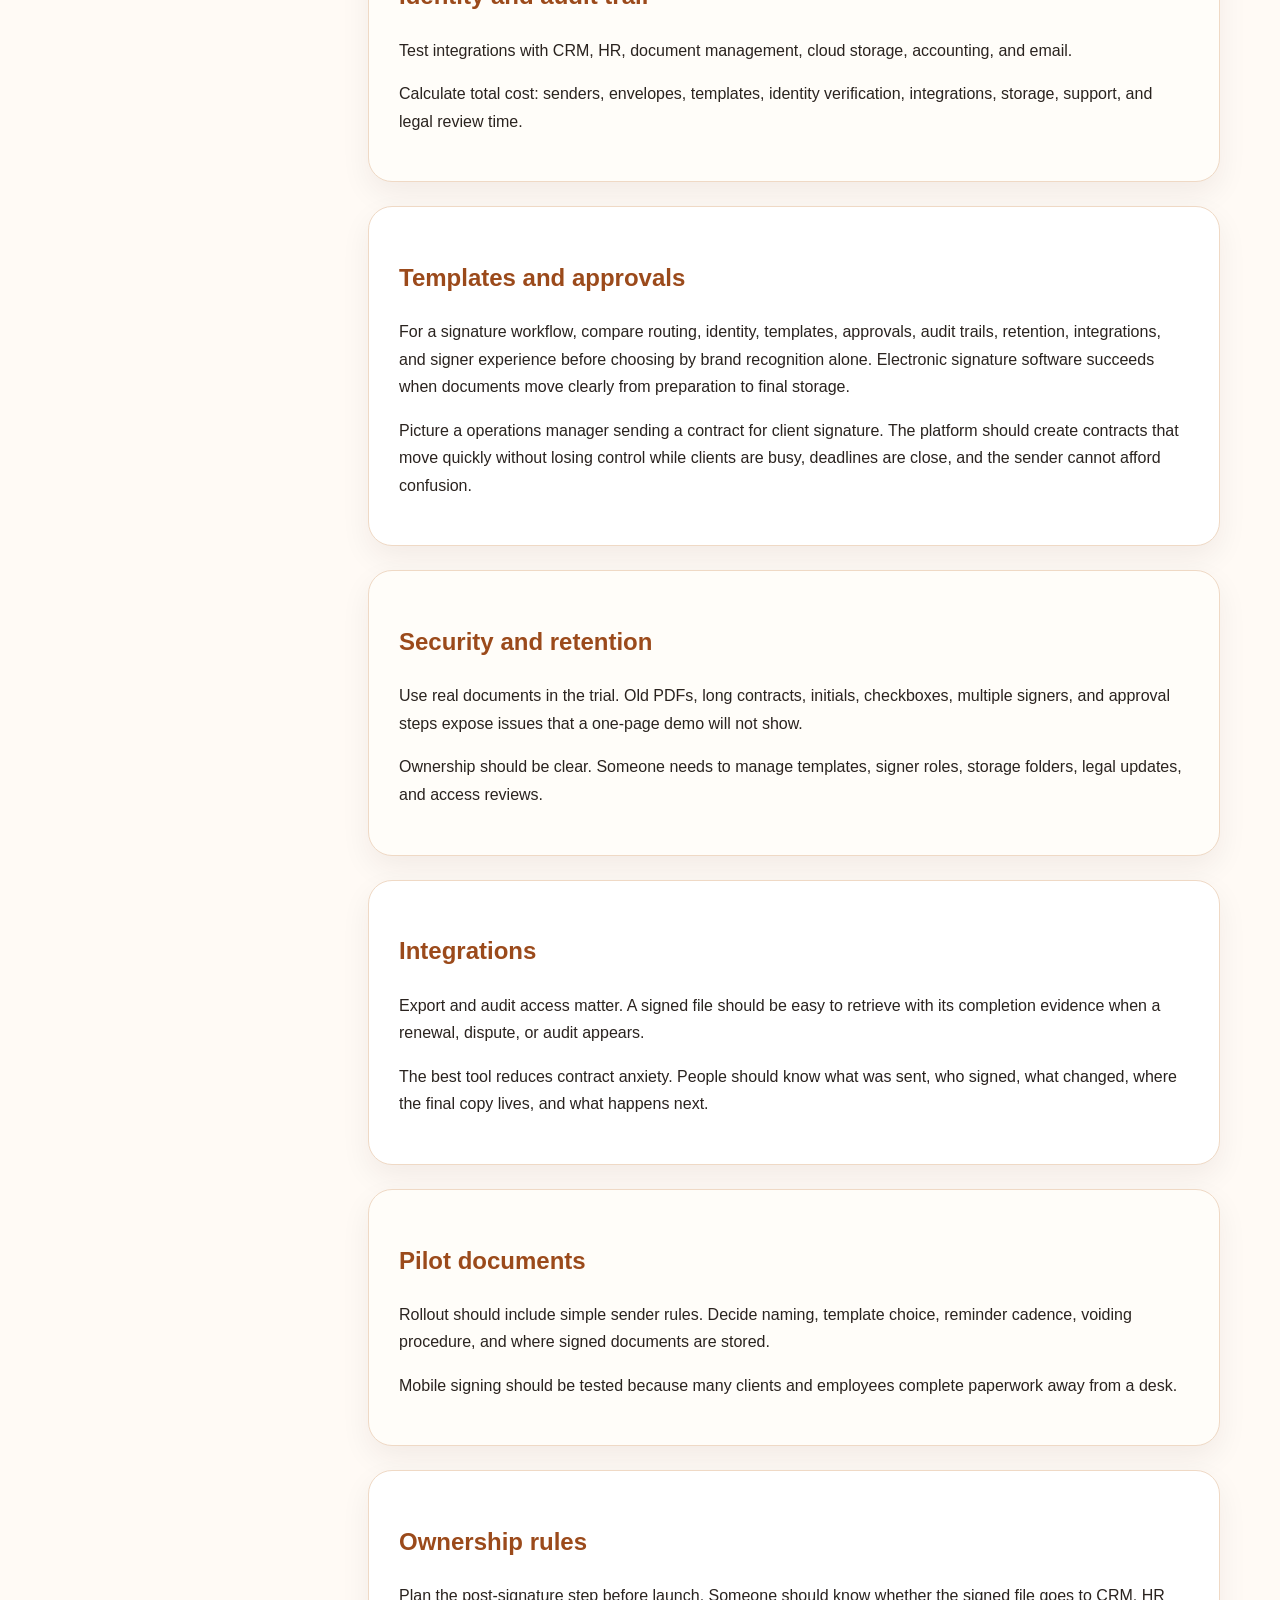
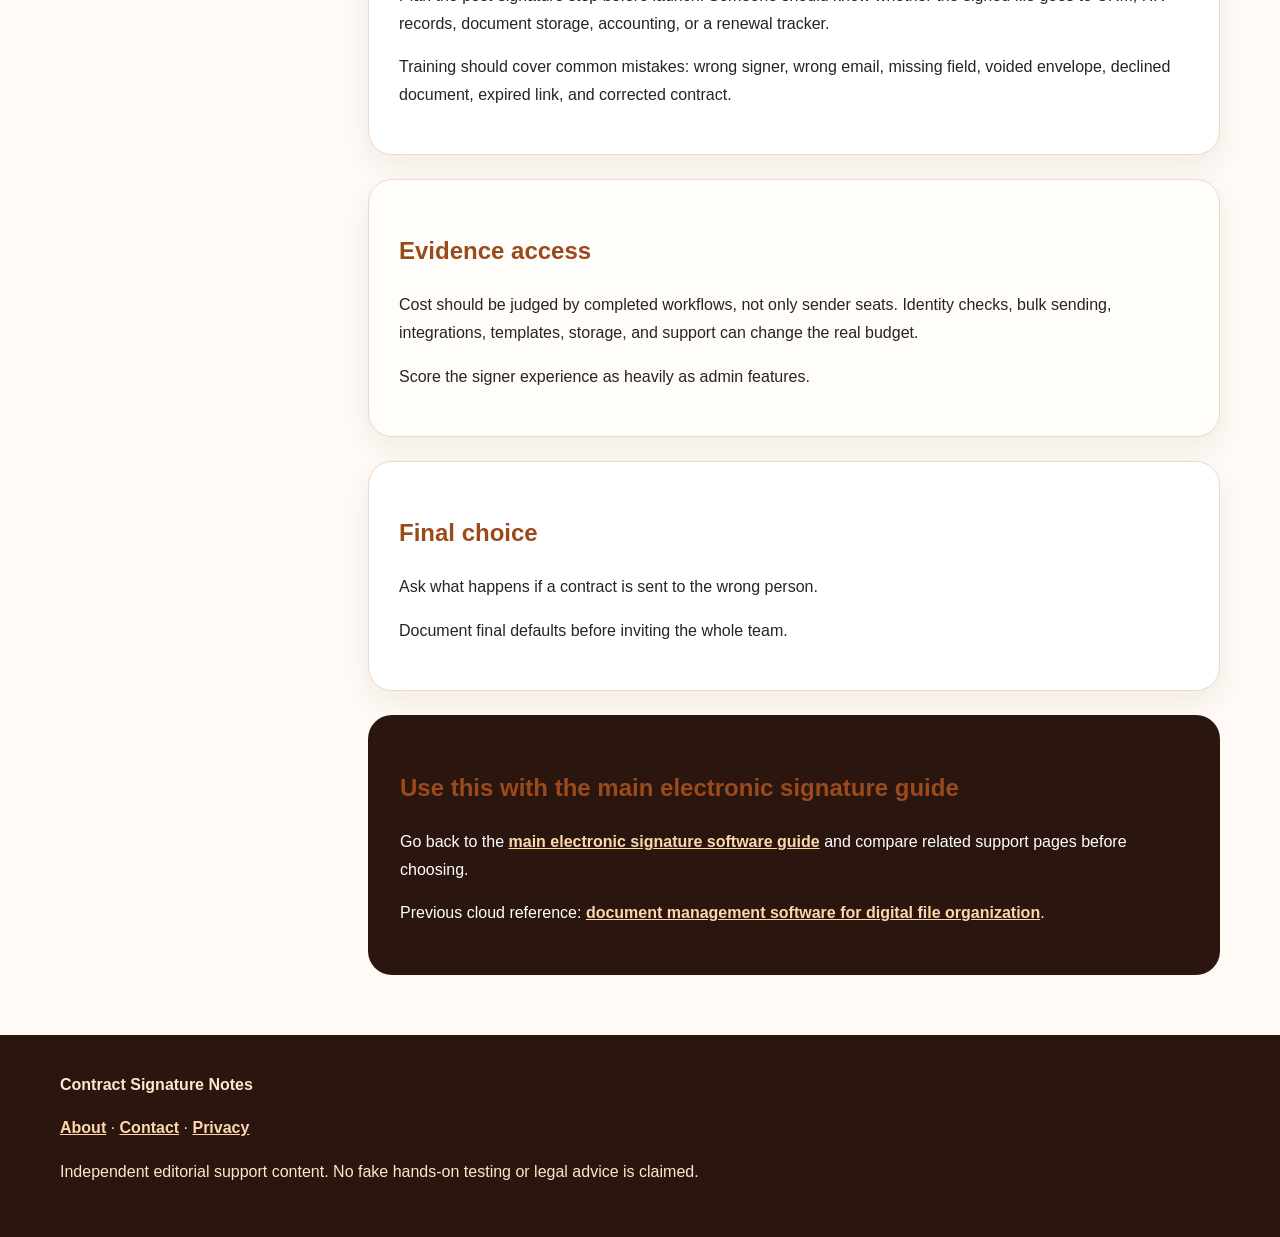
<file: esignature-buying-checklist.html>
<!doctype html><html><head><meta charset="utf-8"><meta name="viewport" content="width=device-width,initial-scale=1"><title>Electronic Signature Buying Checklist</title><meta name="description" content="Support notes for electronic signature buying checklist."><link rel="canonical" href="https://armaragex.github.io/lestallion-esignature-contracts-418/esignature-buying-checklist.html"><style>body{margin:0;background:#fffaf5;color:#2a231f;font-family:Inter,Arial,sans-serif;line-height:1.72}a{color:#9b4a1b;font-weight:850}.wrap{max-width:1160px;margin:auto;padding:0 22px}.mast{background:#2a160f;color:white;padding:26px 0 48px}.brand{display:inline-flex;gap:10px;align-items:center;color:white;text-decoration:none;font-weight:950}.logo{width:42px;height:42px;border-radius:14px;background:#ffe6ca;color:#2a160f;display:grid;place-items:center}.heroDeck{margin-top:28px;display:grid;grid-template-columns:1fr .86fr;gap:26px;align-items:stretch}.titlePanel{background:#fffaf5;color:#2a231f;border-radius:30px;padding:34px;position:relative;overflow:hidden}.titlePanel:after{content:"";position:absolute;right:-70px;bottom:-70px;width:220px;height:220px;border-radius:50%;background:#f1b37f55}.hero{width:100%;height:100%;min-height:340px;object-fit:cover;border-radius:30px;box-shadow:0 22px 54px #0005}.eyebrow{text-transform:uppercase;letter-spacing:.16em;color:#b9662e;font-size:.82rem;font-weight:900}h1{font-size:clamp(2rem,5vw,4.2rem);line-height:1.02;margin:.2em 0}h2{color:#9b4a1b}.toc{background:white;border:1px solid #efd9c5;border-radius:20px;padding:16px;margin-top:18px}.toc a{display:block;text-decoration:none;border-top:1px solid #f3e4d5;padding:8px}.layout{display:grid;grid-template-columns:280px 1fr;gap:28px;margin-top:32px}.rail{position:sticky;top:16px;align-self:start}.card{background:white;border:1px solid #efd9c5;border-radius:24px;padding:30px;margin:24px 0;box-shadow:0 12px 30px #2a160f10}.card:nth-child(odd){background:#fffdf9}.inline{width:100%;aspect-ratio:16/9;object-fit:cover;border-radius:22px}.cta{background:#2a160f;color:white;border-radius:24px;padding:32px;margin:24px 0}.cta a{color:#ffd7ad}footer{background:#2a160f;color:#ffe6ca;margin-top:36px;padding:36px 0}footer a{color:#ffd7ad}@media(max-width:850px){.heroDeck,.layout{grid-template-columns:1fr}.rail{position:static}.hero{min-height:auto;aspect-ratio:16/9}}</style><script type="application/ld+json">{"@context": "https://schema.org", "@type": "Article", "headline": "Electronic Signature Buying Checklist", "url": "https://armaragex.github.io/lestallion-esignature-contracts-418/esignature-buying-checklist.html", "about": "electronic signature software for contract management", "mainEntityOfPage": "https://armaragex.github.io/lestallion-esignature-contracts-418/esignature-buying-checklist.html"}</script></head><body><header class="mast"><div class="wrap"><a class="brand" href="https://armaragex.github.io/lestallion-esignature-contracts-418/index.html"><span class="logo">ES</span><span>Contract Signature Notes</span></a><div class="heroDeck"><div class="titlePanel"><div class="eyebrow">Contract signature workflow</div><h1>Electronic Signature Buying Checklist</h1><p>Practical support for routing, signer experience, audit trails, templates, approvals, security, integrations, and signed contract storage.</p><nav class="toc"><strong>Support map</strong><a href="https://armaragex.github.io/lestallion-esignature-contracts-418/index.html">Main guide</a><a href="https://armaragex.github.io/lestallion-esignature-contracts-418/contract-workflow-and-routing.html">Contract Workflow and Routing</a><a href="https://armaragex.github.io/lestallion-esignature-contracts-418/identity-audit-trails-and-certificates.html">Identity, Audit Trails, and Certificates</a><a href="https://armaragex.github.io/lestallion-esignature-contracts-418/templates-fields-and-approvals.html">Templates, Fields, and Approvals</a><a href="https://armaragex.github.io/lestallion-esignature-contracts-418/security-compliance-and-retention.html">Security, Compliance, and Retention</a><a href="https://armaragex.github.io/lestallion-esignature-contracts-418/integrations-crm-hr-and-storage.html">Integrations with CRM, HR, and Storage</a><a href="https://armaragex.github.io/lestallion-esignature-contracts-418/esignature-buying-checklist.html">Electronic Signature Buying Checklist</a></nav></div><img class="hero" src="https://armaragex.github.io/lestallion-esignature-contracts-418/assets/lifestyle-1.webp" alt="electronic signature contract workflow"></div></div></header><main class="wrap"><div class="layout"><aside class="rail"><nav class="toc"><strong>Support map</strong><a href="https://armaragex.github.io/lestallion-esignature-contracts-418/index.html">Main guide</a><a href="https://armaragex.github.io/lestallion-esignature-contracts-418/contract-workflow-and-routing.html">Contract Workflow and Routing</a><a href="https://armaragex.github.io/lestallion-esignature-contracts-418/identity-audit-trails-and-certificates.html">Identity, Audit Trails, and Certificates</a><a href="https://armaragex.github.io/lestallion-esignature-contracts-418/templates-fields-and-approvals.html">Templates, Fields, and Approvals</a><a href="https://armaragex.github.io/lestallion-esignature-contracts-418/security-compliance-and-retention.html">Security, Compliance, and Retention</a><a href="https://armaragex.github.io/lestallion-esignature-contracts-418/integrations-crm-hr-and-storage.html">Integrations with CRM, HR, and Storage</a><a href="https://armaragex.github.io/lestallion-esignature-contracts-418/esignature-buying-checklist.html">Electronic Signature Buying Checklist</a></nav></aside><article><section class="card"><h2>Signature workflow fit</h2><p>Start the checklist with document types: sales contracts, NDAs, HR forms, vendor agreements, waivers, renewals, and approvals.</p><p>Test signer experience on desktop and mobile with someone outside the company.</p></section><section class="card"><h2>Routing and roles</h2><p>Review routing, reminders, templates, fields, approvals, voiding, correction, and storage behavior.</p><p>Check identity options, audit trails, completion certificates, retention, admin controls, and compliance documentation.</p></section><section class="card"><h2>Identity and audit trail</h2><p>Test integrations with CRM, HR, document management, cloud storage, accounting, and email.</p><p>Calculate total cost: senders, envelopes, templates, identity verification, integrations, storage, support, and legal review time.</p></section><section class="card"><h2>Templates and approvals</h2><p>For a signature workflow, compare routing, identity, templates, approvals, audit trails, retention, integrations, and signer experience before choosing by brand recognition alone. Electronic signature software succeeds when documents move clearly from preparation to final storage.</p><p>Picture a operations manager sending a contract for client signature. The platform should create contracts that move quickly without losing control while clients are busy, deadlines are close, and the sender cannot afford confusion.</p></section><section class="card"><h2>Security and retention</h2><p>Use real documents in the trial. Old PDFs, long contracts, initials, checkboxes, multiple signers, and approval steps expose issues that a one-page demo will not show.</p><p>Ownership should be clear. Someone needs to manage templates, signer roles, storage folders, legal updates, and access reviews.</p></section><section class="card"><h2>Integrations</h2><p>Export and audit access matter. A signed file should be easy to retrieve with its completion evidence when a renewal, dispute, or audit appears.</p><p>The best tool reduces contract anxiety. People should know what was sent, who signed, what changed, where the final copy lives, and what happens next.</p></section><section class="card"><h2>Pilot documents</h2><p>Rollout should include simple sender rules. Decide naming, template choice, reminder cadence, voiding procedure, and where signed documents are stored.</p><p>Mobile signing should be tested because many clients and employees complete paperwork away from a desk.</p></section><section class="card"><h2>Ownership rules</h2><p>Plan the post-signature step before launch. Someone should know whether the signed file goes to CRM, HR records, document storage, accounting, or a renewal tracker.</p><p>Training should cover common mistakes: wrong signer, wrong email, missing field, voided envelope, declined document, expired link, and corrected contract.</p></section><section class="card"><h2>Evidence access</h2><p>Cost should be judged by completed workflows, not only sender seats. Identity checks, bulk sending, integrations, templates, storage, and support can change the real budget.</p><p>Score the signer experience as heavily as admin features.</p></section><section class="card"><h2>Final choice</h2><p>Ask what happens if a contract is sent to the wrong person.</p><p>Document final defaults before inviting the whole team.</p></section><section class="cta"><h2>Use this with the main electronic signature guide</h2><p>Go back to the <a href="https://armaragex.github.io/lestallion-esignature-contracts-418/index.html">main electronic signature software guide</a> and compare related support pages before choosing.</p><p>Previous cloud reference: <a href="https://lestallion-document-management-417.onrender.com/index.html">document management software for digital file organization</a>.</p></section></article></div></main><footer><div class="wrap"><strong>Contract Signature Notes</strong><p><a href="https://armaragex.github.io/lestallion-esignature-contracts-418/about.html">About</a> · <a href="https://armaragex.github.io/lestallion-esignature-contracts-418/contact.html">Contact</a> · <a href="https://armaragex.github.io/lestallion-esignature-contracts-418/privacy.html">Privacy</a></p><p>Independent editorial support content. No fake hands-on testing or legal advice is claimed.</p></div></footer></body></html>
</file>
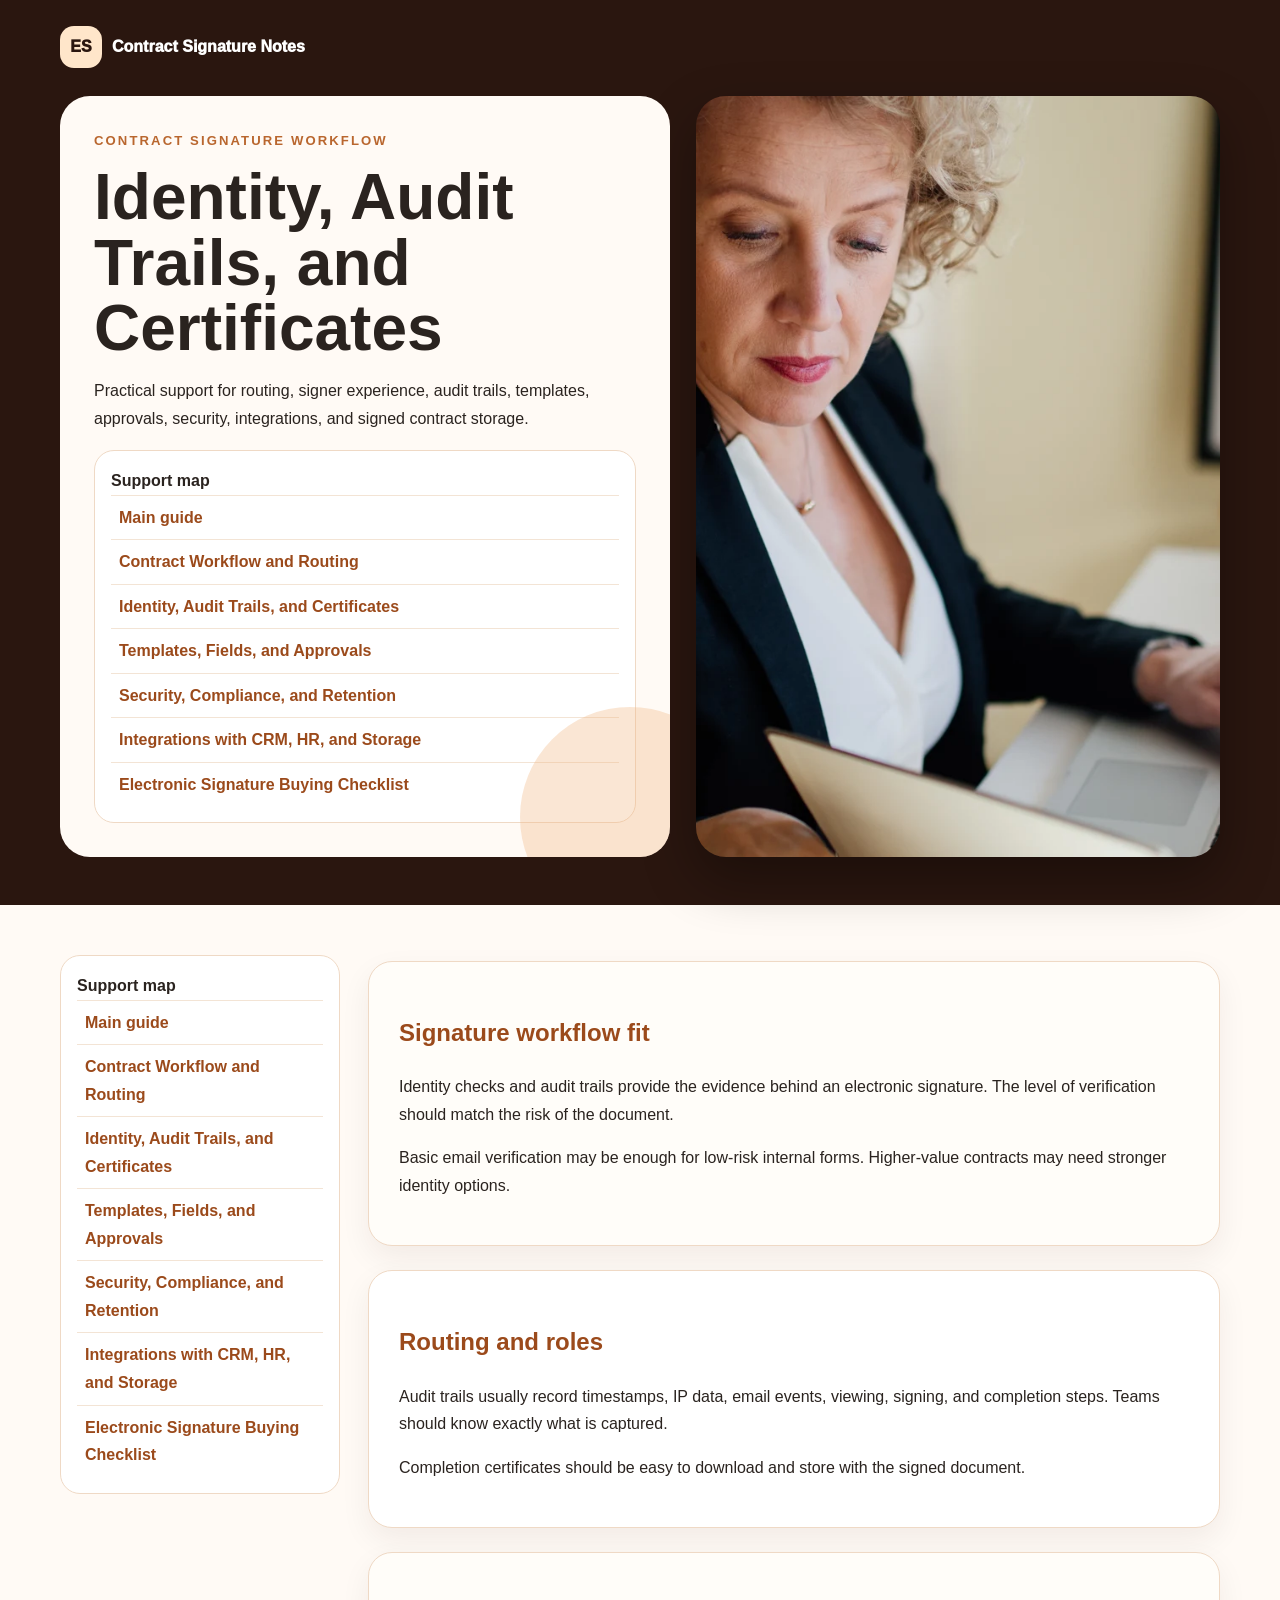
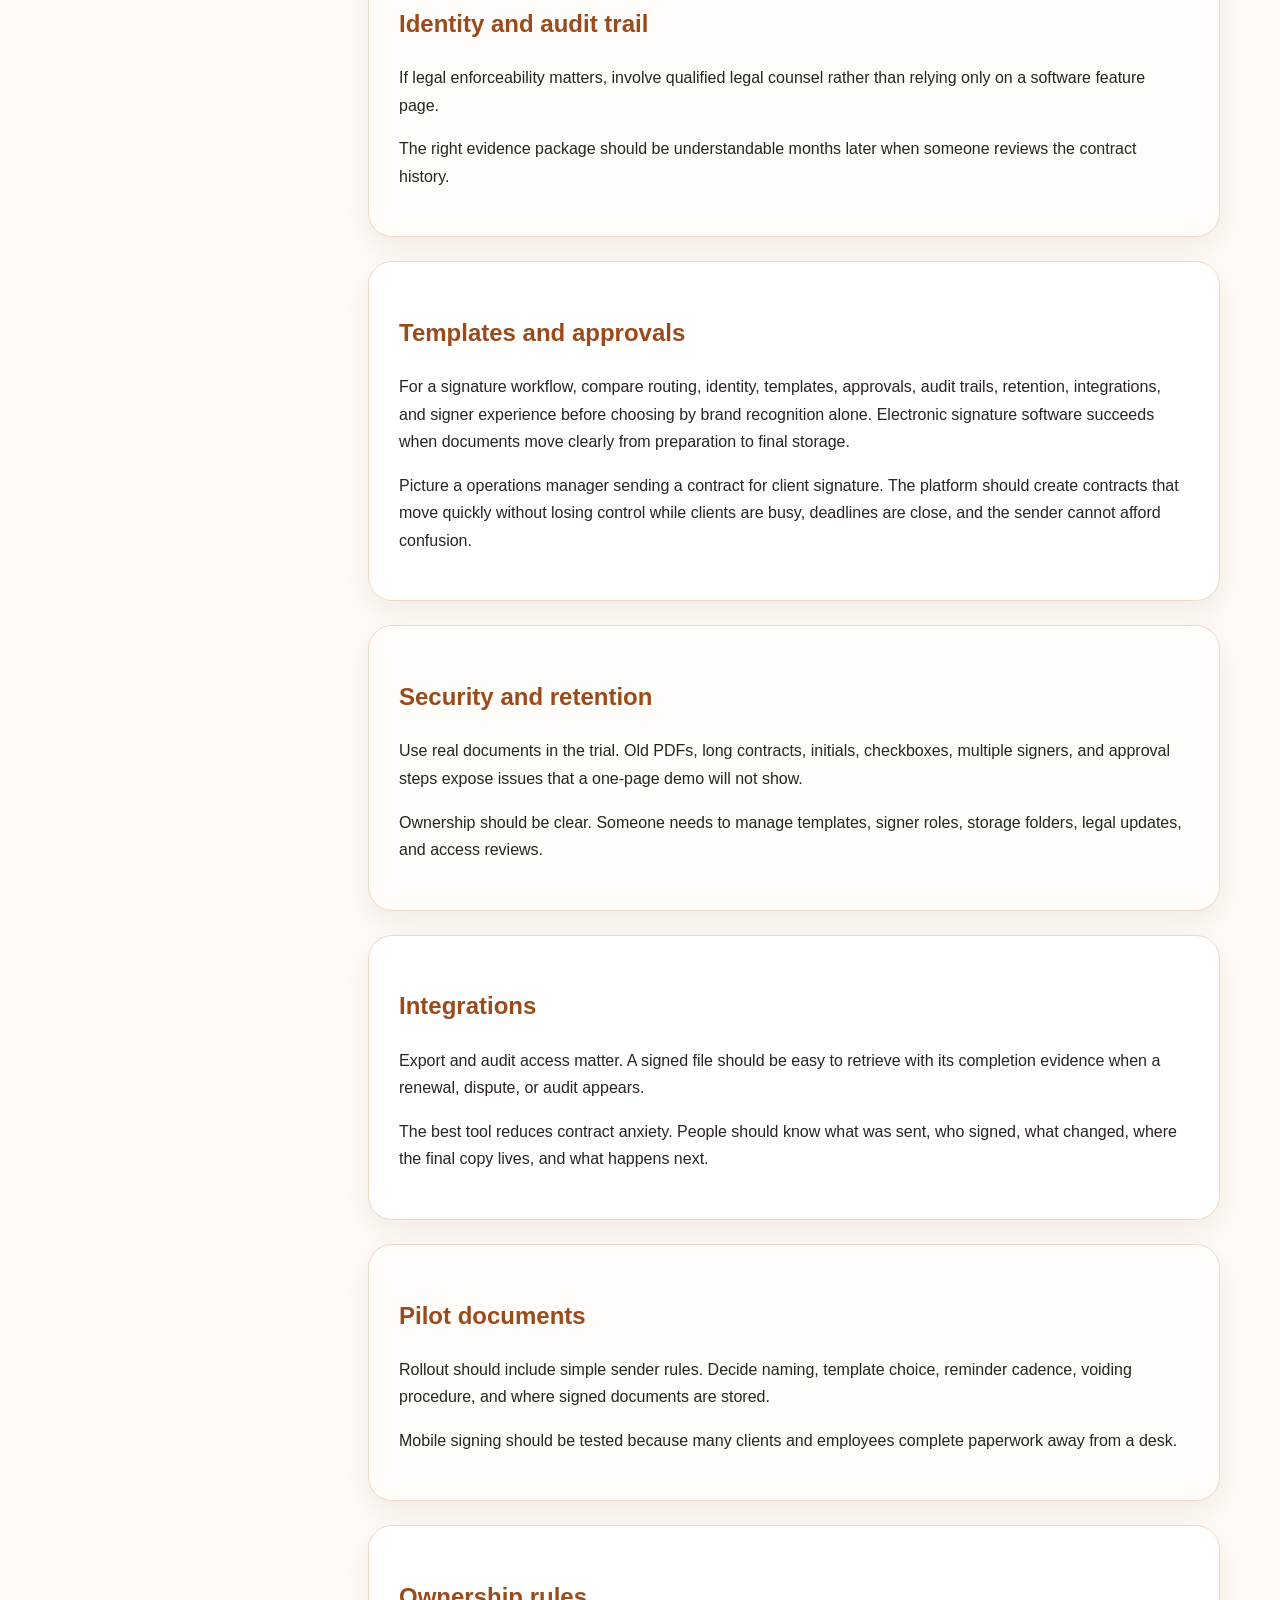
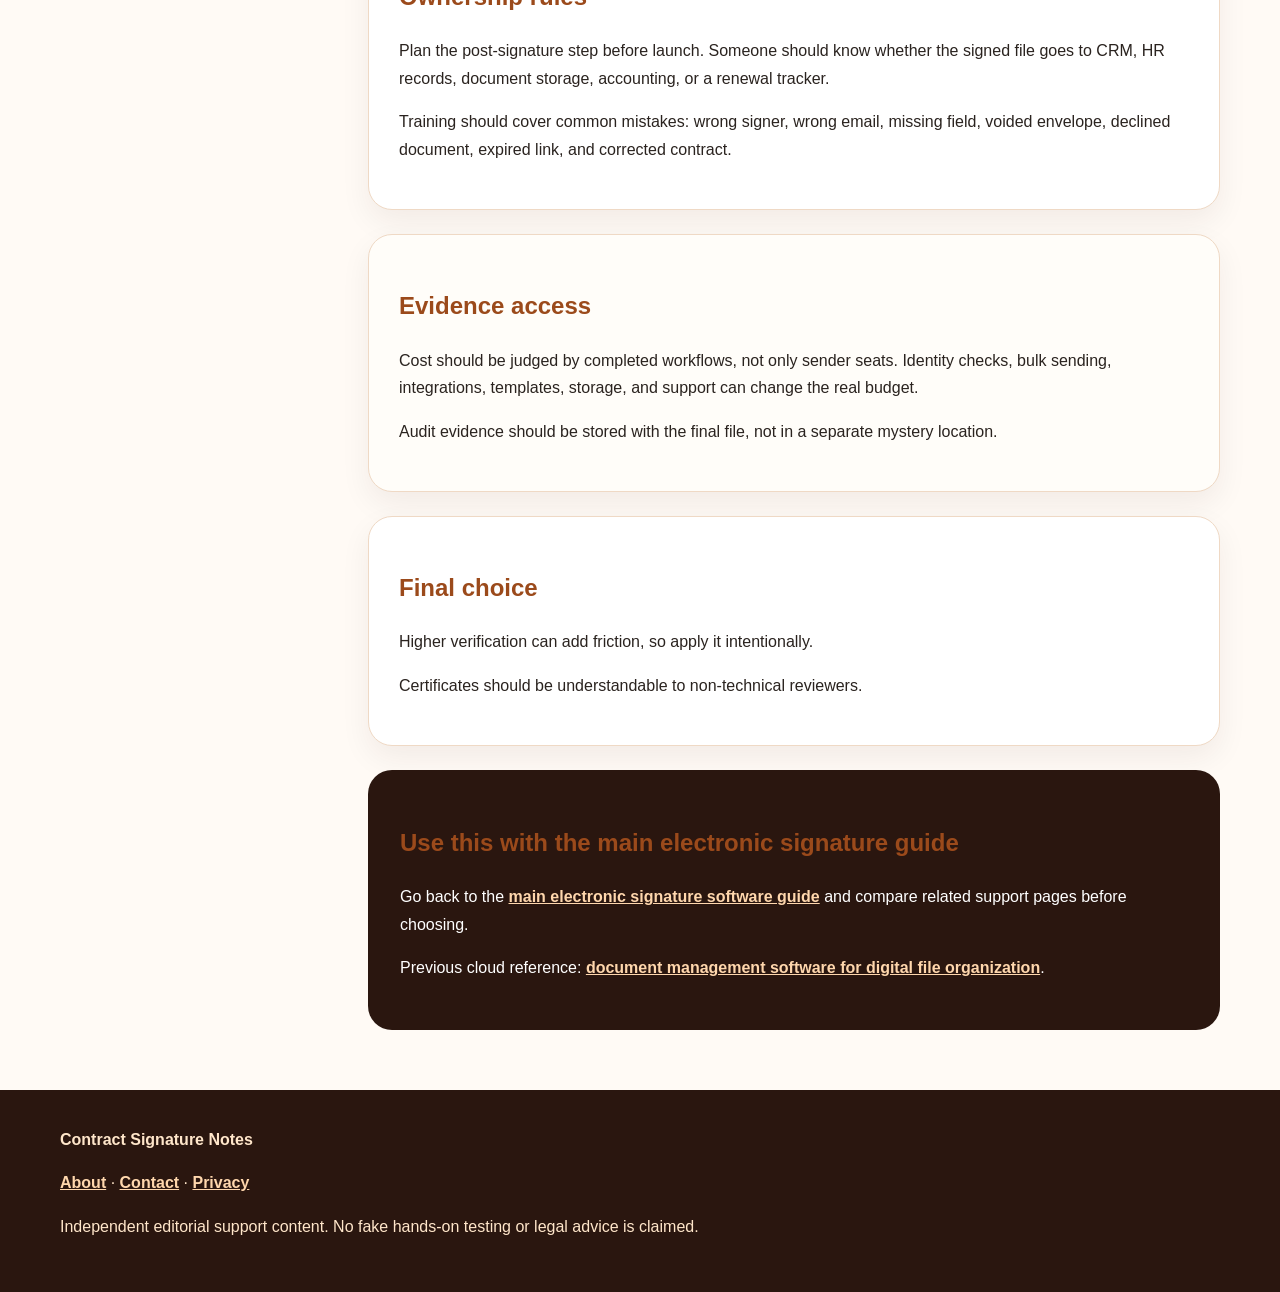
<file: identity-audit-trails-and-certificates.html>
<!doctype html><html><head><meta charset="utf-8"><meta name="viewport" content="width=device-width,initial-scale=1"><title>Identity, Audit Trails, and Certificates</title><meta name="description" content="Support notes for identity, audit trails, and certificates."><link rel="canonical" href="https://armaragex.github.io/lestallion-esignature-contracts-418/identity-audit-trails-and-certificates.html"><style>body{margin:0;background:#fffaf5;color:#2a231f;font-family:Inter,Arial,sans-serif;line-height:1.72}a{color:#9b4a1b;font-weight:850}.wrap{max-width:1160px;margin:auto;padding:0 22px}.mast{background:#2a160f;color:white;padding:26px 0 48px}.brand{display:inline-flex;gap:10px;align-items:center;color:white;text-decoration:none;font-weight:950}.logo{width:42px;height:42px;border-radius:14px;background:#ffe6ca;color:#2a160f;display:grid;place-items:center}.heroDeck{margin-top:28px;display:grid;grid-template-columns:1fr .86fr;gap:26px;align-items:stretch}.titlePanel{background:#fffaf5;color:#2a231f;border-radius:30px;padding:34px;position:relative;overflow:hidden}.titlePanel:after{content:"";position:absolute;right:-70px;bottom:-70px;width:220px;height:220px;border-radius:50%;background:#f1b37f55}.hero{width:100%;height:100%;min-height:340px;object-fit:cover;border-radius:30px;box-shadow:0 22px 54px #0005}.eyebrow{text-transform:uppercase;letter-spacing:.16em;color:#b9662e;font-size:.82rem;font-weight:900}h1{font-size:clamp(2rem,5vw,4.2rem);line-height:1.02;margin:.2em 0}h2{color:#9b4a1b}.toc{background:white;border:1px solid #efd9c5;border-radius:20px;padding:16px;margin-top:18px}.toc a{display:block;text-decoration:none;border-top:1px solid #f3e4d5;padding:8px}.layout{display:grid;grid-template-columns:280px 1fr;gap:28px;margin-top:32px}.rail{position:sticky;top:16px;align-self:start}.card{background:white;border:1px solid #efd9c5;border-radius:24px;padding:30px;margin:24px 0;box-shadow:0 12px 30px #2a160f10}.card:nth-child(odd){background:#fffdf9}.inline{width:100%;aspect-ratio:16/9;object-fit:cover;border-radius:22px}.cta{background:#2a160f;color:white;border-radius:24px;padding:32px;margin:24px 0}.cta a{color:#ffd7ad}footer{background:#2a160f;color:#ffe6ca;margin-top:36px;padding:36px 0}footer a{color:#ffd7ad}@media(max-width:850px){.heroDeck,.layout{grid-template-columns:1fr}.rail{position:static}.hero{min-height:auto;aspect-ratio:16/9}}</style><script type="application/ld+json">{"@context": "https://schema.org", "@type": "Article", "headline": "Identity, Audit Trails, and Certificates", "url": "https://armaragex.github.io/lestallion-esignature-contracts-418/identity-audit-trails-and-certificates.html", "about": "electronic signature software for contract management", "mainEntityOfPage": "https://armaragex.github.io/lestallion-esignature-contracts-418/identity-audit-trails-and-certificates.html"}</script></head><body><header class="mast"><div class="wrap"><a class="brand" href="https://armaragex.github.io/lestallion-esignature-contracts-418/index.html"><span class="logo">ES</span><span>Contract Signature Notes</span></a><div class="heroDeck"><div class="titlePanel"><div class="eyebrow">Contract signature workflow</div><h1>Identity, Audit Trails, and Certificates</h1><p>Practical support for routing, signer experience, audit trails, templates, approvals, security, integrations, and signed contract storage.</p><nav class="toc"><strong>Support map</strong><a href="https://armaragex.github.io/lestallion-esignature-contracts-418/index.html">Main guide</a><a href="https://armaragex.github.io/lestallion-esignature-contracts-418/contract-workflow-and-routing.html">Contract Workflow and Routing</a><a href="https://armaragex.github.io/lestallion-esignature-contracts-418/identity-audit-trails-and-certificates.html">Identity, Audit Trails, and Certificates</a><a href="https://armaragex.github.io/lestallion-esignature-contracts-418/templates-fields-and-approvals.html">Templates, Fields, and Approvals</a><a href="https://armaragex.github.io/lestallion-esignature-contracts-418/security-compliance-and-retention.html">Security, Compliance, and Retention</a><a href="https://armaragex.github.io/lestallion-esignature-contracts-418/integrations-crm-hr-and-storage.html">Integrations with CRM, HR, and Storage</a><a href="https://armaragex.github.io/lestallion-esignature-contracts-418/esignature-buying-checklist.html">Electronic Signature Buying Checklist</a></nav></div><img class="hero" src="https://armaragex.github.io/lestallion-esignature-contracts-418/assets/lifestyle-1.webp" alt="electronic signature contract workflow"></div></div></header><main class="wrap"><div class="layout"><aside class="rail"><nav class="toc"><strong>Support map</strong><a href="https://armaragex.github.io/lestallion-esignature-contracts-418/index.html">Main guide</a><a href="https://armaragex.github.io/lestallion-esignature-contracts-418/contract-workflow-and-routing.html">Contract Workflow and Routing</a><a href="https://armaragex.github.io/lestallion-esignature-contracts-418/identity-audit-trails-and-certificates.html">Identity, Audit Trails, and Certificates</a><a href="https://armaragex.github.io/lestallion-esignature-contracts-418/templates-fields-and-approvals.html">Templates, Fields, and Approvals</a><a href="https://armaragex.github.io/lestallion-esignature-contracts-418/security-compliance-and-retention.html">Security, Compliance, and Retention</a><a href="https://armaragex.github.io/lestallion-esignature-contracts-418/integrations-crm-hr-and-storage.html">Integrations with CRM, HR, and Storage</a><a href="https://armaragex.github.io/lestallion-esignature-contracts-418/esignature-buying-checklist.html">Electronic Signature Buying Checklist</a></nav></aside><article><section class="card"><h2>Signature workflow fit</h2><p>Identity checks and audit trails provide the evidence behind an electronic signature. The level of verification should match the risk of the document.</p><p>Basic email verification may be enough for low-risk internal forms. Higher-value contracts may need stronger identity options.</p></section><section class="card"><h2>Routing and roles</h2><p>Audit trails usually record timestamps, IP data, email events, viewing, signing, and completion steps. Teams should know exactly what is captured.</p><p>Completion certificates should be easy to download and store with the signed document.</p></section><section class="card"><h2>Identity and audit trail</h2><p>If legal enforceability matters, involve qualified legal counsel rather than relying only on a software feature page.</p><p>The right evidence package should be understandable months later when someone reviews the contract history.</p></section><section class="card"><h2>Templates and approvals</h2><p>For a signature workflow, compare routing, identity, templates, approvals, audit trails, retention, integrations, and signer experience before choosing by brand recognition alone. Electronic signature software succeeds when documents move clearly from preparation to final storage.</p><p>Picture a operations manager sending a contract for client signature. The platform should create contracts that move quickly without losing control while clients are busy, deadlines are close, and the sender cannot afford confusion.</p></section><section class="card"><h2>Security and retention</h2><p>Use real documents in the trial. Old PDFs, long contracts, initials, checkboxes, multiple signers, and approval steps expose issues that a one-page demo will not show.</p><p>Ownership should be clear. Someone needs to manage templates, signer roles, storage folders, legal updates, and access reviews.</p></section><section class="card"><h2>Integrations</h2><p>Export and audit access matter. A signed file should be easy to retrieve with its completion evidence when a renewal, dispute, or audit appears.</p><p>The best tool reduces contract anxiety. People should know what was sent, who signed, what changed, where the final copy lives, and what happens next.</p></section><section class="card"><h2>Pilot documents</h2><p>Rollout should include simple sender rules. Decide naming, template choice, reminder cadence, voiding procedure, and where signed documents are stored.</p><p>Mobile signing should be tested because many clients and employees complete paperwork away from a desk.</p></section><section class="card"><h2>Ownership rules</h2><p>Plan the post-signature step before launch. Someone should know whether the signed file goes to CRM, HR records, document storage, accounting, or a renewal tracker.</p><p>Training should cover common mistakes: wrong signer, wrong email, missing field, voided envelope, declined document, expired link, and corrected contract.</p></section><section class="card"><h2>Evidence access</h2><p>Cost should be judged by completed workflows, not only sender seats. Identity checks, bulk sending, integrations, templates, storage, and support can change the real budget.</p><p>Audit evidence should be stored with the final file, not in a separate mystery location.</p></section><section class="card"><h2>Final choice</h2><p>Higher verification can add friction, so apply it intentionally.</p><p>Certificates should be understandable to non-technical reviewers.</p></section><section class="cta"><h2>Use this with the main electronic signature guide</h2><p>Go back to the <a href="https://armaragex.github.io/lestallion-esignature-contracts-418/index.html">main electronic signature software guide</a> and compare related support pages before choosing.</p><p>Previous cloud reference: <a href="https://lestallion-document-management-417.onrender.com/index.html">document management software for digital file organization</a>.</p></section></article></div></main><footer><div class="wrap"><strong>Contract Signature Notes</strong><p><a href="https://armaragex.github.io/lestallion-esignature-contracts-418/about.html">About</a> · <a href="https://armaragex.github.io/lestallion-esignature-contracts-418/contact.html">Contact</a> · <a href="https://armaragex.github.io/lestallion-esignature-contracts-418/privacy.html">Privacy</a></p><p>Independent editorial support content. No fake hands-on testing or legal advice is claimed.</p></div></footer></body></html>
</file>
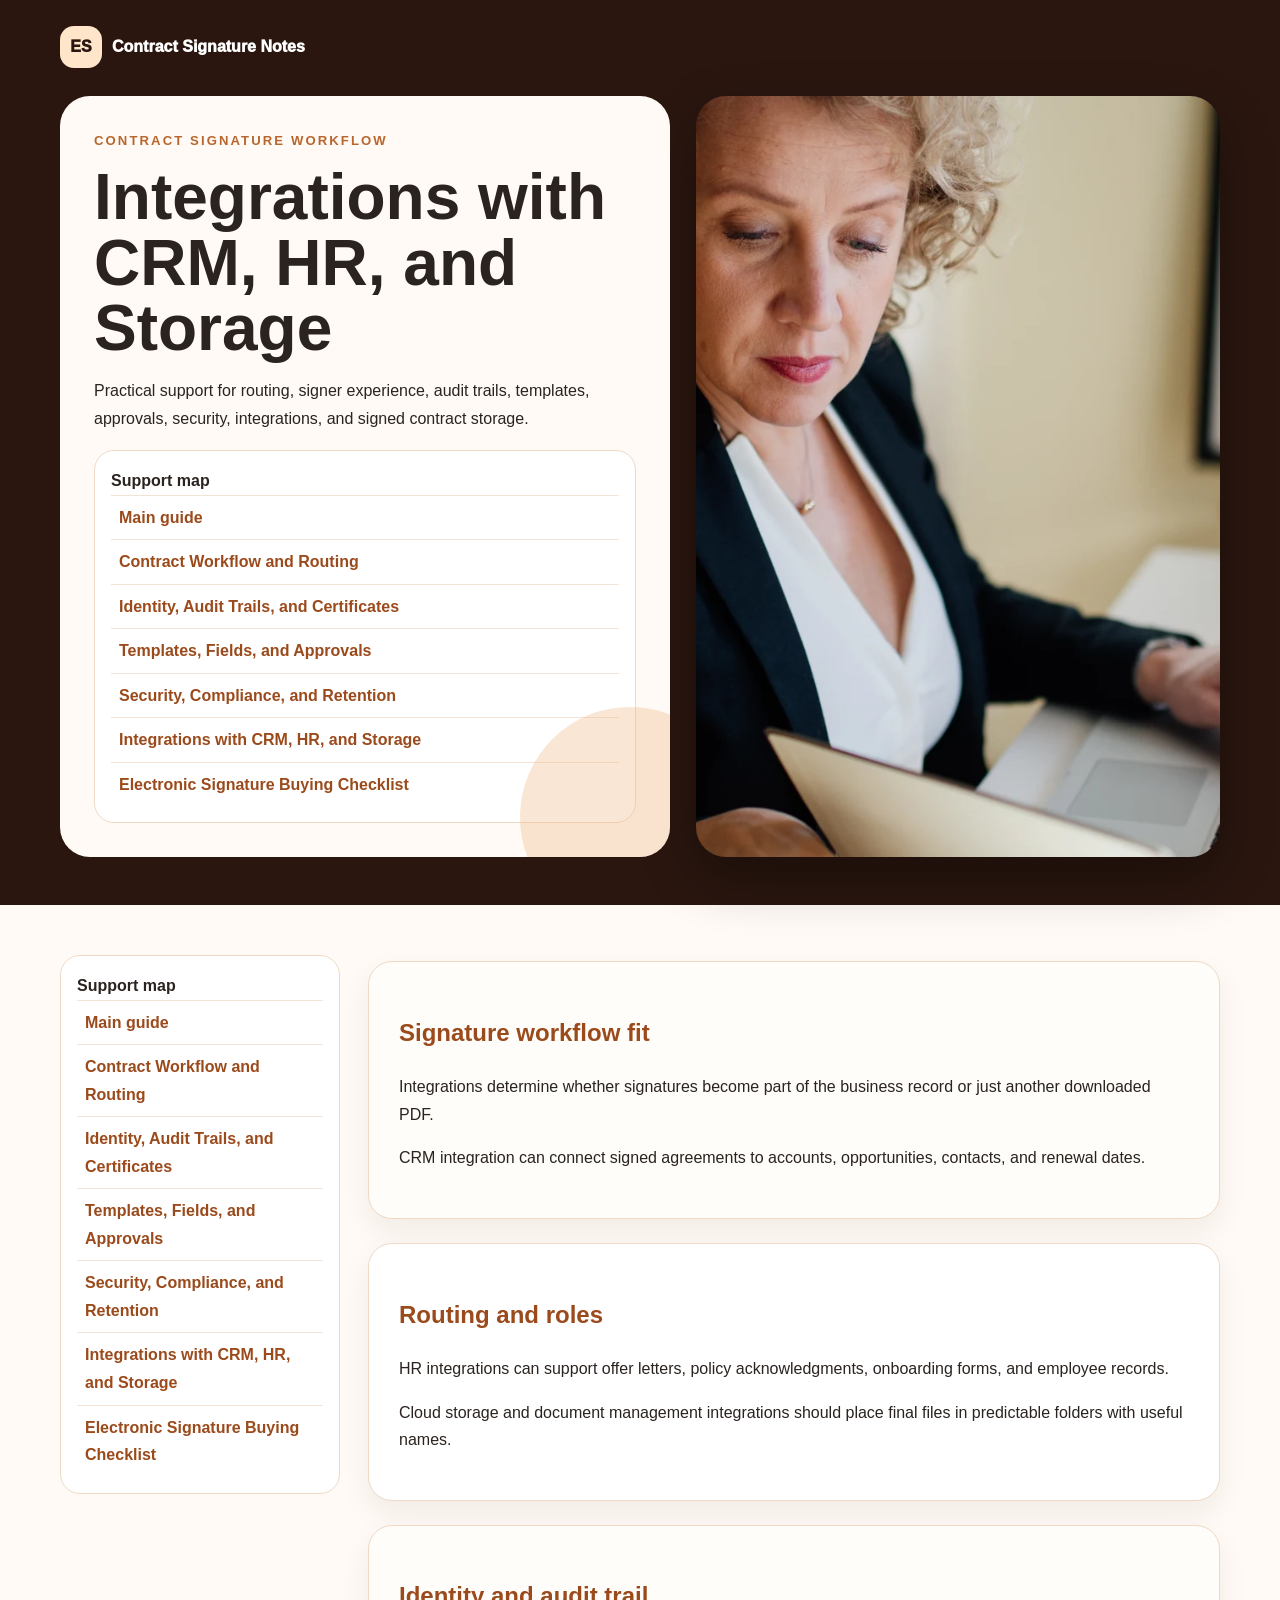
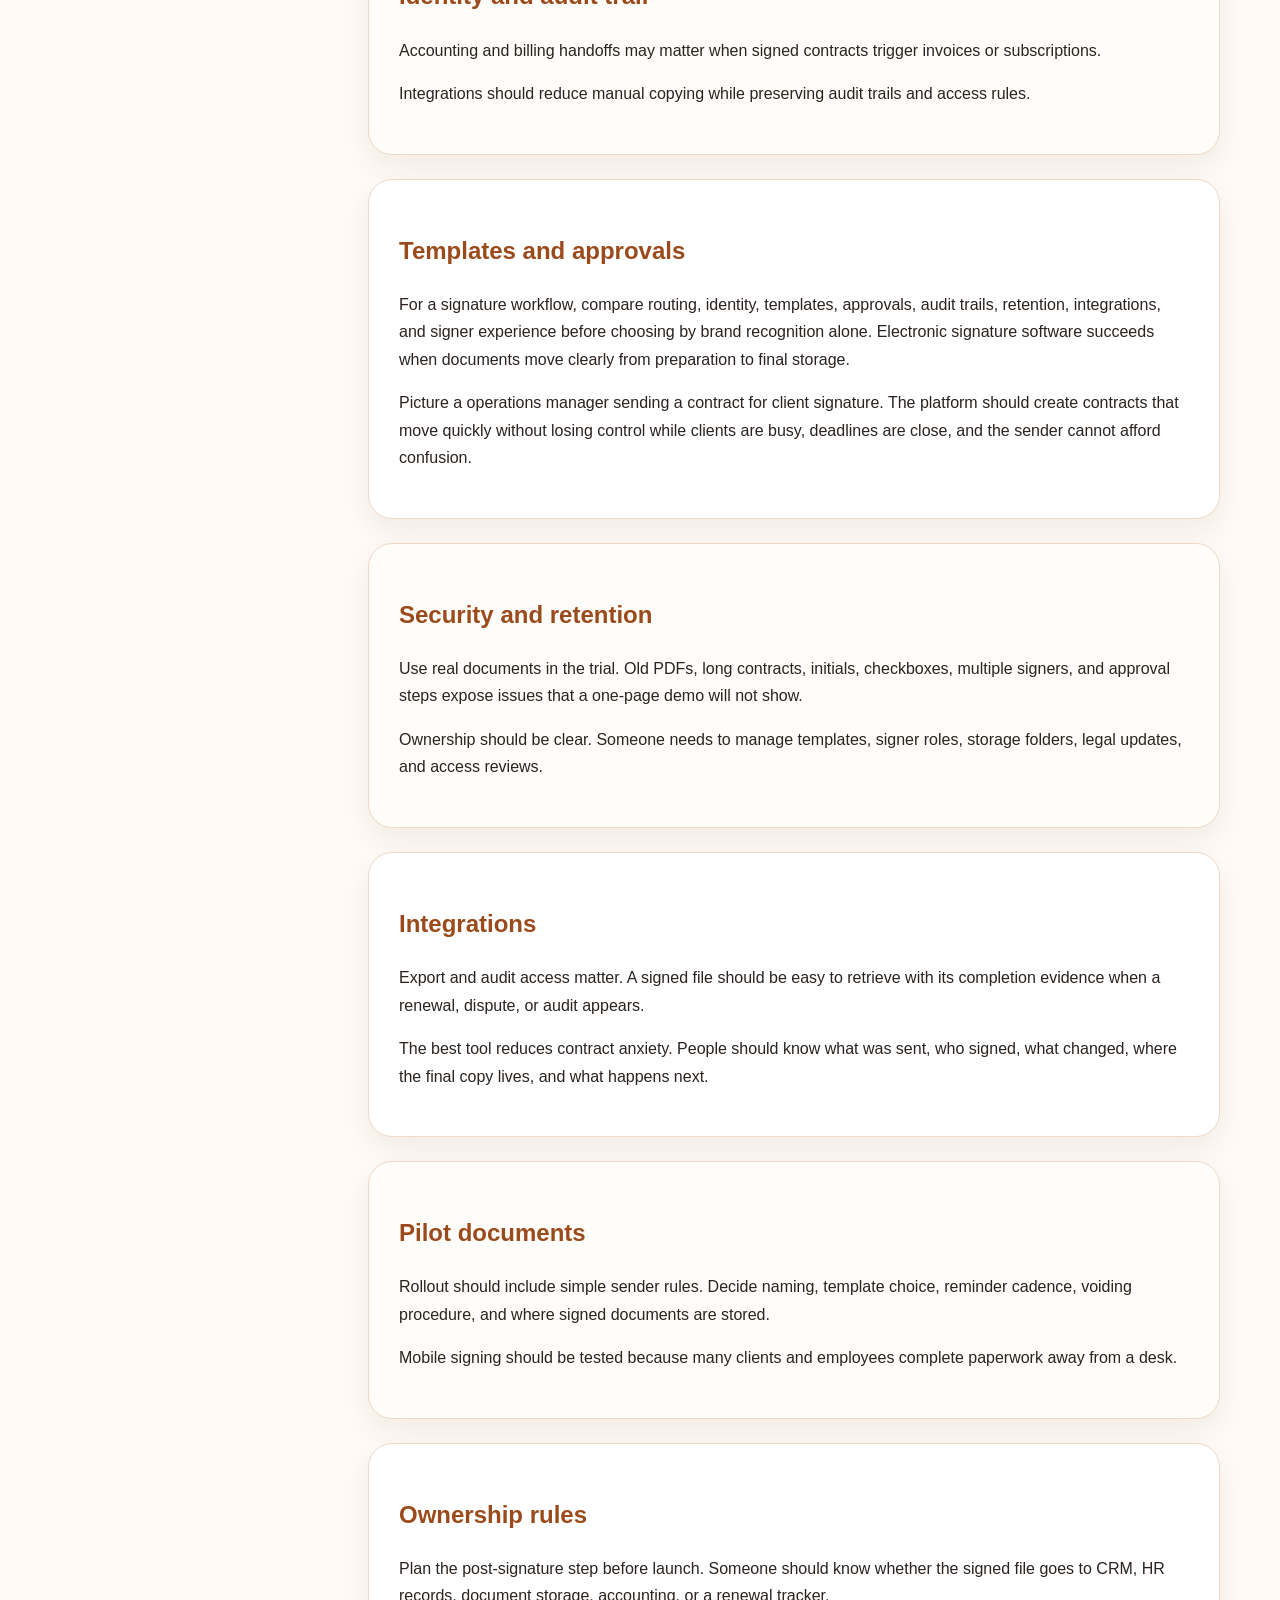
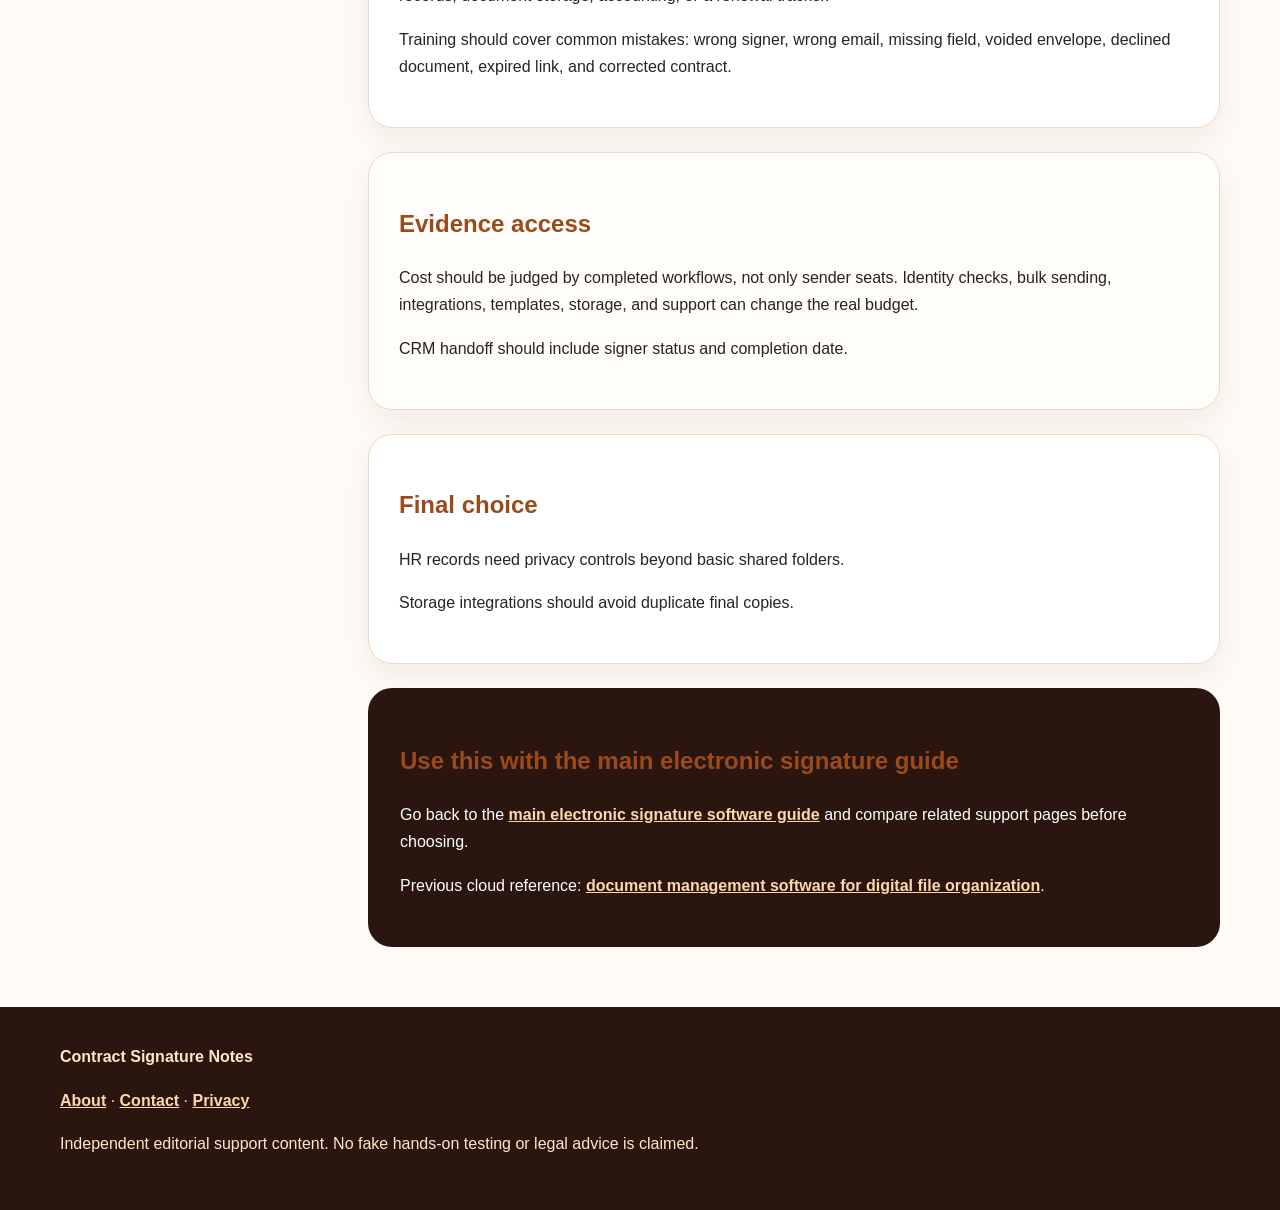
<file: integrations-crm-hr-and-storage.html>
<!doctype html><html><head><meta charset="utf-8"><meta name="viewport" content="width=device-width,initial-scale=1"><title>Integrations with CRM, HR, and Storage</title><meta name="description" content="Support notes for integrations with crm, hr, and storage."><link rel="canonical" href="https://armaragex.github.io/lestallion-esignature-contracts-418/integrations-crm-hr-and-storage.html"><style>body{margin:0;background:#fffaf5;color:#2a231f;font-family:Inter,Arial,sans-serif;line-height:1.72}a{color:#9b4a1b;font-weight:850}.wrap{max-width:1160px;margin:auto;padding:0 22px}.mast{background:#2a160f;color:white;padding:26px 0 48px}.brand{display:inline-flex;gap:10px;align-items:center;color:white;text-decoration:none;font-weight:950}.logo{width:42px;height:42px;border-radius:14px;background:#ffe6ca;color:#2a160f;display:grid;place-items:center}.heroDeck{margin-top:28px;display:grid;grid-template-columns:1fr .86fr;gap:26px;align-items:stretch}.titlePanel{background:#fffaf5;color:#2a231f;border-radius:30px;padding:34px;position:relative;overflow:hidden}.titlePanel:after{content:"";position:absolute;right:-70px;bottom:-70px;width:220px;height:220px;border-radius:50%;background:#f1b37f55}.hero{width:100%;height:100%;min-height:340px;object-fit:cover;border-radius:30px;box-shadow:0 22px 54px #0005}.eyebrow{text-transform:uppercase;letter-spacing:.16em;color:#b9662e;font-size:.82rem;font-weight:900}h1{font-size:clamp(2rem,5vw,4.2rem);line-height:1.02;margin:.2em 0}h2{color:#9b4a1b}.toc{background:white;border:1px solid #efd9c5;border-radius:20px;padding:16px;margin-top:18px}.toc a{display:block;text-decoration:none;border-top:1px solid #f3e4d5;padding:8px}.layout{display:grid;grid-template-columns:280px 1fr;gap:28px;margin-top:32px}.rail{position:sticky;top:16px;align-self:start}.card{background:white;border:1px solid #efd9c5;border-radius:24px;padding:30px;margin:24px 0;box-shadow:0 12px 30px #2a160f10}.card:nth-child(odd){background:#fffdf9}.inline{width:100%;aspect-ratio:16/9;object-fit:cover;border-radius:22px}.cta{background:#2a160f;color:white;border-radius:24px;padding:32px;margin:24px 0}.cta a{color:#ffd7ad}footer{background:#2a160f;color:#ffe6ca;margin-top:36px;padding:36px 0}footer a{color:#ffd7ad}@media(max-width:850px){.heroDeck,.layout{grid-template-columns:1fr}.rail{position:static}.hero{min-height:auto;aspect-ratio:16/9}}</style><script type="application/ld+json">{"@context": "https://schema.org", "@type": "Article", "headline": "Integrations with CRM, HR, and Storage", "url": "https://armaragex.github.io/lestallion-esignature-contracts-418/integrations-crm-hr-and-storage.html", "about": "electronic signature software for contract management", "mainEntityOfPage": "https://armaragex.github.io/lestallion-esignature-contracts-418/integrations-crm-hr-and-storage.html"}</script></head><body><header class="mast"><div class="wrap"><a class="brand" href="https://armaragex.github.io/lestallion-esignature-contracts-418/index.html"><span class="logo">ES</span><span>Contract Signature Notes</span></a><div class="heroDeck"><div class="titlePanel"><div class="eyebrow">Contract signature workflow</div><h1>Integrations with CRM, HR, and Storage</h1><p>Practical support for routing, signer experience, audit trails, templates, approvals, security, integrations, and signed contract storage.</p><nav class="toc"><strong>Support map</strong><a href="https://armaragex.github.io/lestallion-esignature-contracts-418/index.html">Main guide</a><a href="https://armaragex.github.io/lestallion-esignature-contracts-418/contract-workflow-and-routing.html">Contract Workflow and Routing</a><a href="https://armaragex.github.io/lestallion-esignature-contracts-418/identity-audit-trails-and-certificates.html">Identity, Audit Trails, and Certificates</a><a href="https://armaragex.github.io/lestallion-esignature-contracts-418/templates-fields-and-approvals.html">Templates, Fields, and Approvals</a><a href="https://armaragex.github.io/lestallion-esignature-contracts-418/security-compliance-and-retention.html">Security, Compliance, and Retention</a><a href="https://armaragex.github.io/lestallion-esignature-contracts-418/integrations-crm-hr-and-storage.html">Integrations with CRM, HR, and Storage</a><a href="https://armaragex.github.io/lestallion-esignature-contracts-418/esignature-buying-checklist.html">Electronic Signature Buying Checklist</a></nav></div><img class="hero" src="https://armaragex.github.io/lestallion-esignature-contracts-418/assets/lifestyle-1.webp" alt="electronic signature contract workflow"></div></div></header><main class="wrap"><div class="layout"><aside class="rail"><nav class="toc"><strong>Support map</strong><a href="https://armaragex.github.io/lestallion-esignature-contracts-418/index.html">Main guide</a><a href="https://armaragex.github.io/lestallion-esignature-contracts-418/contract-workflow-and-routing.html">Contract Workflow and Routing</a><a href="https://armaragex.github.io/lestallion-esignature-contracts-418/identity-audit-trails-and-certificates.html">Identity, Audit Trails, and Certificates</a><a href="https://armaragex.github.io/lestallion-esignature-contracts-418/templates-fields-and-approvals.html">Templates, Fields, and Approvals</a><a href="https://armaragex.github.io/lestallion-esignature-contracts-418/security-compliance-and-retention.html">Security, Compliance, and Retention</a><a href="https://armaragex.github.io/lestallion-esignature-contracts-418/integrations-crm-hr-and-storage.html">Integrations with CRM, HR, and Storage</a><a href="https://armaragex.github.io/lestallion-esignature-contracts-418/esignature-buying-checklist.html">Electronic Signature Buying Checklist</a></nav></aside><article><section class="card"><h2>Signature workflow fit</h2><p>Integrations determine whether signatures become part of the business record or just another downloaded PDF.</p><p>CRM integration can connect signed agreements to accounts, opportunities, contacts, and renewal dates.</p></section><section class="card"><h2>Routing and roles</h2><p>HR integrations can support offer letters, policy acknowledgments, onboarding forms, and employee records.</p><p>Cloud storage and document management integrations should place final files in predictable folders with useful names.</p></section><section class="card"><h2>Identity and audit trail</h2><p>Accounting and billing handoffs may matter when signed contracts trigger invoices or subscriptions.</p><p>Integrations should reduce manual copying while preserving audit trails and access rules.</p></section><section class="card"><h2>Templates and approvals</h2><p>For a signature workflow, compare routing, identity, templates, approvals, audit trails, retention, integrations, and signer experience before choosing by brand recognition alone. Electronic signature software succeeds when documents move clearly from preparation to final storage.</p><p>Picture a operations manager sending a contract for client signature. The platform should create contracts that move quickly without losing control while clients are busy, deadlines are close, and the sender cannot afford confusion.</p></section><section class="card"><h2>Security and retention</h2><p>Use real documents in the trial. Old PDFs, long contracts, initials, checkboxes, multiple signers, and approval steps expose issues that a one-page demo will not show.</p><p>Ownership should be clear. Someone needs to manage templates, signer roles, storage folders, legal updates, and access reviews.</p></section><section class="card"><h2>Integrations</h2><p>Export and audit access matter. A signed file should be easy to retrieve with its completion evidence when a renewal, dispute, or audit appears.</p><p>The best tool reduces contract anxiety. People should know what was sent, who signed, what changed, where the final copy lives, and what happens next.</p></section><section class="card"><h2>Pilot documents</h2><p>Rollout should include simple sender rules. Decide naming, template choice, reminder cadence, voiding procedure, and where signed documents are stored.</p><p>Mobile signing should be tested because many clients and employees complete paperwork away from a desk.</p></section><section class="card"><h2>Ownership rules</h2><p>Plan the post-signature step before launch. Someone should know whether the signed file goes to CRM, HR records, document storage, accounting, or a renewal tracker.</p><p>Training should cover common mistakes: wrong signer, wrong email, missing field, voided envelope, declined document, expired link, and corrected contract.</p></section><section class="card"><h2>Evidence access</h2><p>Cost should be judged by completed workflows, not only sender seats. Identity checks, bulk sending, integrations, templates, storage, and support can change the real budget.</p><p>CRM handoff should include signer status and completion date.</p></section><section class="card"><h2>Final choice</h2><p>HR records need privacy controls beyond basic shared folders.</p><p>Storage integrations should avoid duplicate final copies.</p></section><section class="cta"><h2>Use this with the main electronic signature guide</h2><p>Go back to the <a href="https://armaragex.github.io/lestallion-esignature-contracts-418/index.html">main electronic signature software guide</a> and compare related support pages before choosing.</p><p>Previous cloud reference: <a href="https://lestallion-document-management-417.onrender.com/index.html">document management software for digital file organization</a>.</p></section></article></div></main><footer><div class="wrap"><strong>Contract Signature Notes</strong><p><a href="https://armaragex.github.io/lestallion-esignature-contracts-418/about.html">About</a> · <a href="https://armaragex.github.io/lestallion-esignature-contracts-418/contact.html">Contact</a> · <a href="https://armaragex.github.io/lestallion-esignature-contracts-418/privacy.html">Privacy</a></p><p>Independent editorial support content. No fake hands-on testing or legal advice is claimed.</p></div></footer></body></html>
</file>
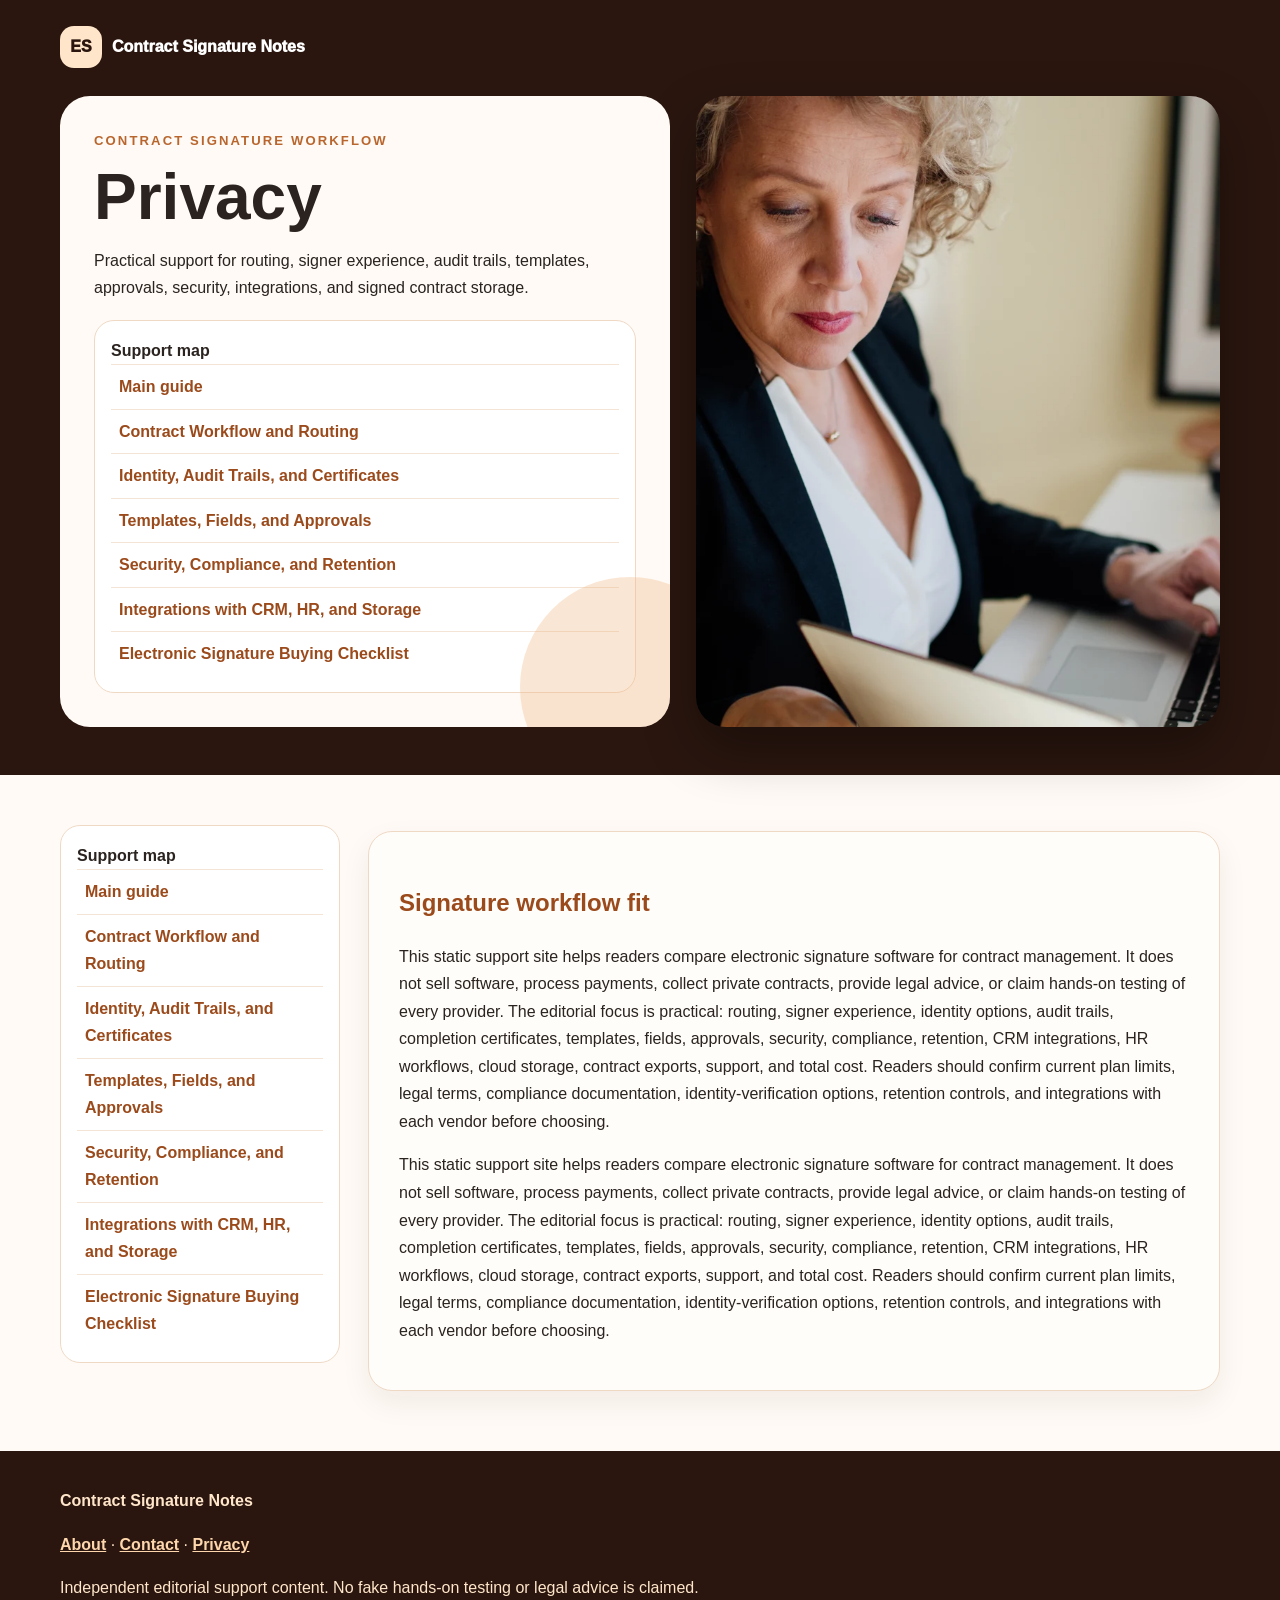
<file: privacy.html>
<!doctype html><html><head><meta charset="utf-8"><meta name="viewport" content="width=device-width,initial-scale=1"><title>Privacy</title><meta name="description" content="Site information for electronic signature software research."><link rel="canonical" href="https://armaragex.github.io/lestallion-esignature-contracts-418/privacy.html"><style>body{margin:0;background:#fffaf5;color:#2a231f;font-family:Inter,Arial,sans-serif;line-height:1.72}a{color:#9b4a1b;font-weight:850}.wrap{max-width:1160px;margin:auto;padding:0 22px}.mast{background:#2a160f;color:white;padding:26px 0 48px}.brand{display:inline-flex;gap:10px;align-items:center;color:white;text-decoration:none;font-weight:950}.logo{width:42px;height:42px;border-radius:14px;background:#ffe6ca;color:#2a160f;display:grid;place-items:center}.heroDeck{margin-top:28px;display:grid;grid-template-columns:1fr .86fr;gap:26px;align-items:stretch}.titlePanel{background:#fffaf5;color:#2a231f;border-radius:30px;padding:34px;position:relative;overflow:hidden}.titlePanel:after{content:"";position:absolute;right:-70px;bottom:-70px;width:220px;height:220px;border-radius:50%;background:#f1b37f55}.hero{width:100%;height:100%;min-height:340px;object-fit:cover;border-radius:30px;box-shadow:0 22px 54px #0005}.eyebrow{text-transform:uppercase;letter-spacing:.16em;color:#b9662e;font-size:.82rem;font-weight:900}h1{font-size:clamp(2rem,5vw,4.2rem);line-height:1.02;margin:.2em 0}h2{color:#9b4a1b}.toc{background:white;border:1px solid #efd9c5;border-radius:20px;padding:16px;margin-top:18px}.toc a{display:block;text-decoration:none;border-top:1px solid #f3e4d5;padding:8px}.layout{display:grid;grid-template-columns:280px 1fr;gap:28px;margin-top:32px}.rail{position:sticky;top:16px;align-self:start}.card{background:white;border:1px solid #efd9c5;border-radius:24px;padding:30px;margin:24px 0;box-shadow:0 12px 30px #2a160f10}.card:nth-child(odd){background:#fffdf9}.inline{width:100%;aspect-ratio:16/9;object-fit:cover;border-radius:22px}.cta{background:#2a160f;color:white;border-radius:24px;padding:32px;margin:24px 0}.cta a{color:#ffd7ad}footer{background:#2a160f;color:#ffe6ca;margin-top:36px;padding:36px 0}footer a{color:#ffd7ad}@media(max-width:850px){.heroDeck,.layout{grid-template-columns:1fr}.rail{position:static}.hero{min-height:auto;aspect-ratio:16/9}}</style><script type="application/ld+json">{"@context": "https://schema.org", "@type": "Article", "headline": "Privacy", "url": "https://armaragex.github.io/lestallion-esignature-contracts-418/privacy.html", "about": "electronic signature software for contract management", "mainEntityOfPage": "https://armaragex.github.io/lestallion-esignature-contracts-418/privacy.html"}</script></head><body><header class="mast"><div class="wrap"><a class="brand" href="https://armaragex.github.io/lestallion-esignature-contracts-418/index.html"><span class="logo">ES</span><span>Contract Signature Notes</span></a><div class="heroDeck"><div class="titlePanel"><div class="eyebrow">Contract signature workflow</div><h1>Privacy</h1><p>Practical support for routing, signer experience, audit trails, templates, approvals, security, integrations, and signed contract storage.</p><nav class="toc"><strong>Support map</strong><a href="https://armaragex.github.io/lestallion-esignature-contracts-418/index.html">Main guide</a><a href="https://armaragex.github.io/lestallion-esignature-contracts-418/contract-workflow-and-routing.html">Contract Workflow and Routing</a><a href="https://armaragex.github.io/lestallion-esignature-contracts-418/identity-audit-trails-and-certificates.html">Identity, Audit Trails, and Certificates</a><a href="https://armaragex.github.io/lestallion-esignature-contracts-418/templates-fields-and-approvals.html">Templates, Fields, and Approvals</a><a href="https://armaragex.github.io/lestallion-esignature-contracts-418/security-compliance-and-retention.html">Security, Compliance, and Retention</a><a href="https://armaragex.github.io/lestallion-esignature-contracts-418/integrations-crm-hr-and-storage.html">Integrations with CRM, HR, and Storage</a><a href="https://armaragex.github.io/lestallion-esignature-contracts-418/esignature-buying-checklist.html">Electronic Signature Buying Checklist</a></nav></div><img class="hero" src="https://armaragex.github.io/lestallion-esignature-contracts-418/assets/lifestyle-1.webp" alt="electronic signature contract workflow"></div></div></header><main class="wrap"><div class="layout"><aside class="rail"><nav class="toc"><strong>Support map</strong><a href="https://armaragex.github.io/lestallion-esignature-contracts-418/index.html">Main guide</a><a href="https://armaragex.github.io/lestallion-esignature-contracts-418/contract-workflow-and-routing.html">Contract Workflow and Routing</a><a href="https://armaragex.github.io/lestallion-esignature-contracts-418/identity-audit-trails-and-certificates.html">Identity, Audit Trails, and Certificates</a><a href="https://armaragex.github.io/lestallion-esignature-contracts-418/templates-fields-and-approvals.html">Templates, Fields, and Approvals</a><a href="https://armaragex.github.io/lestallion-esignature-contracts-418/security-compliance-and-retention.html">Security, Compliance, and Retention</a><a href="https://armaragex.github.io/lestallion-esignature-contracts-418/integrations-crm-hr-and-storage.html">Integrations with CRM, HR, and Storage</a><a href="https://armaragex.github.io/lestallion-esignature-contracts-418/esignature-buying-checklist.html">Electronic Signature Buying Checklist</a></nav></aside><article><section class="card"><h2>Signature workflow fit</h2><p>This static support site helps readers compare electronic signature software for contract management. It does not sell software, process payments, collect private contracts, provide legal advice, or claim hands-on testing of every provider. The editorial focus is practical: routing, signer experience, identity options, audit trails, completion certificates, templates, fields, approvals, security, compliance, retention, CRM integrations, HR workflows, cloud storage, contract exports, support, and total cost. Readers should confirm current plan limits, legal terms, compliance documentation, identity-verification options, retention controls, and integrations with each vendor before choosing.</p><p>This static support site helps readers compare electronic signature software for contract management. It does not sell software, process payments, collect private contracts, provide legal advice, or claim hands-on testing of every provider. The editorial focus is practical: routing, signer experience, identity options, audit trails, completion certificates, templates, fields, approvals, security, compliance, retention, CRM integrations, HR workflows, cloud storage, contract exports, support, and total cost. Readers should confirm current plan limits, legal terms, compliance documentation, identity-verification options, retention controls, and integrations with each vendor before choosing.</p></section></article></div></main><footer><div class="wrap"><strong>Contract Signature Notes</strong><p><a href="https://armaragex.github.io/lestallion-esignature-contracts-418/about.html">About</a> · <a href="https://armaragex.github.io/lestallion-esignature-contracts-418/contact.html">Contact</a> · <a href="https://armaragex.github.io/lestallion-esignature-contracts-418/privacy.html">Privacy</a></p><p>Independent editorial support content. No fake hands-on testing or legal advice is claimed.</p></div></footer></body></html>
</file>
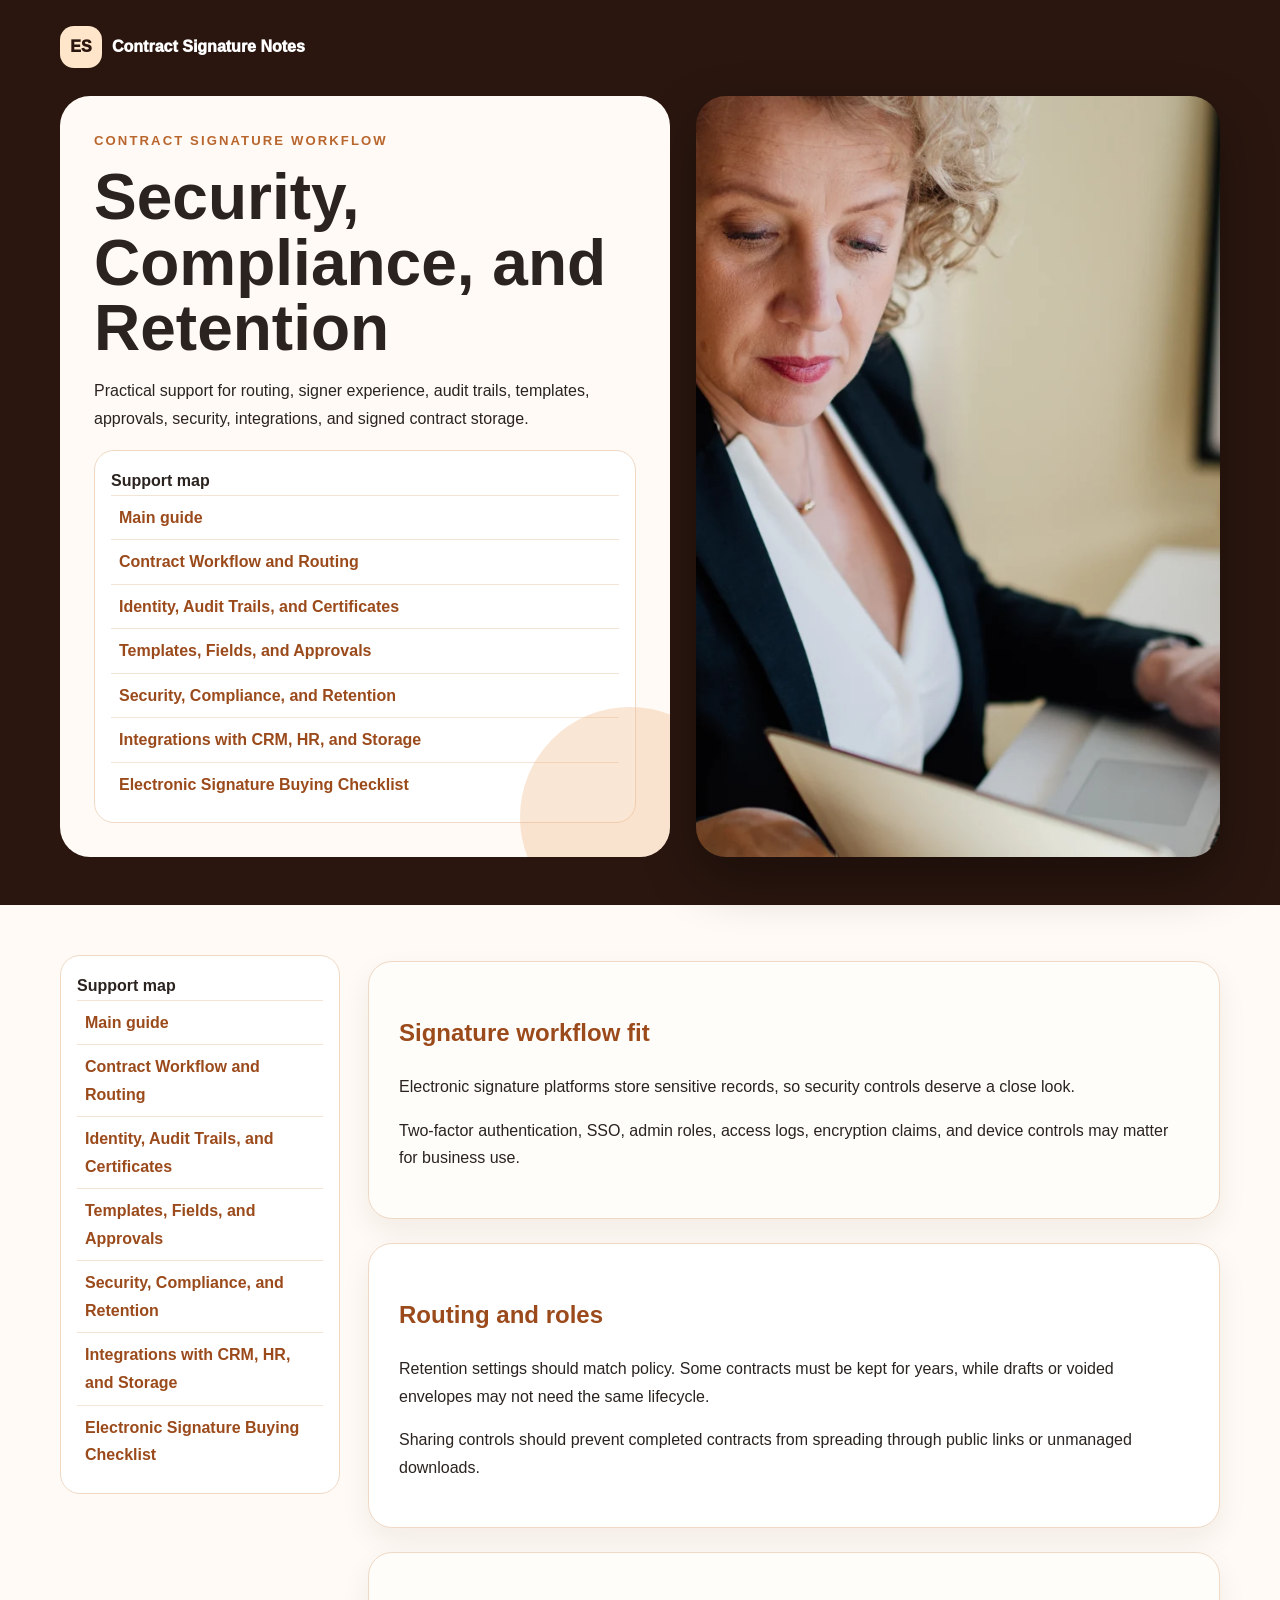
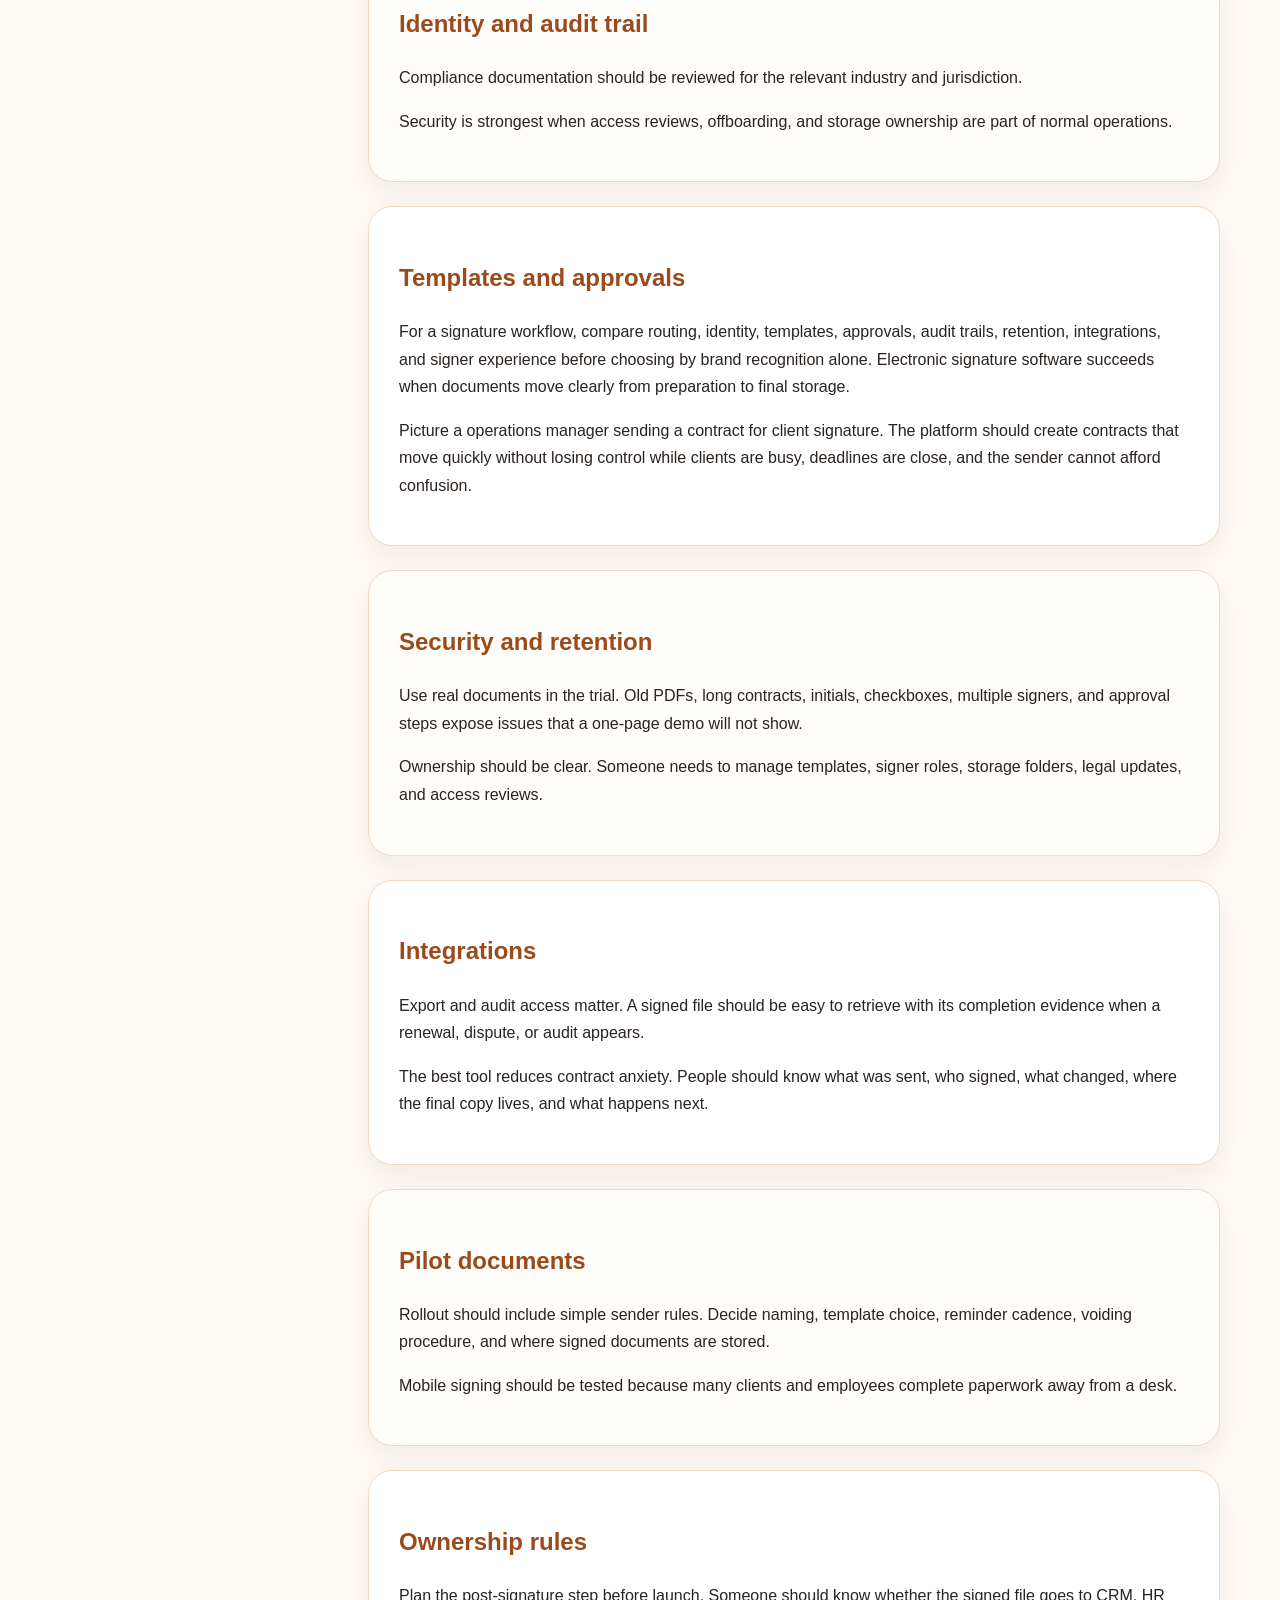
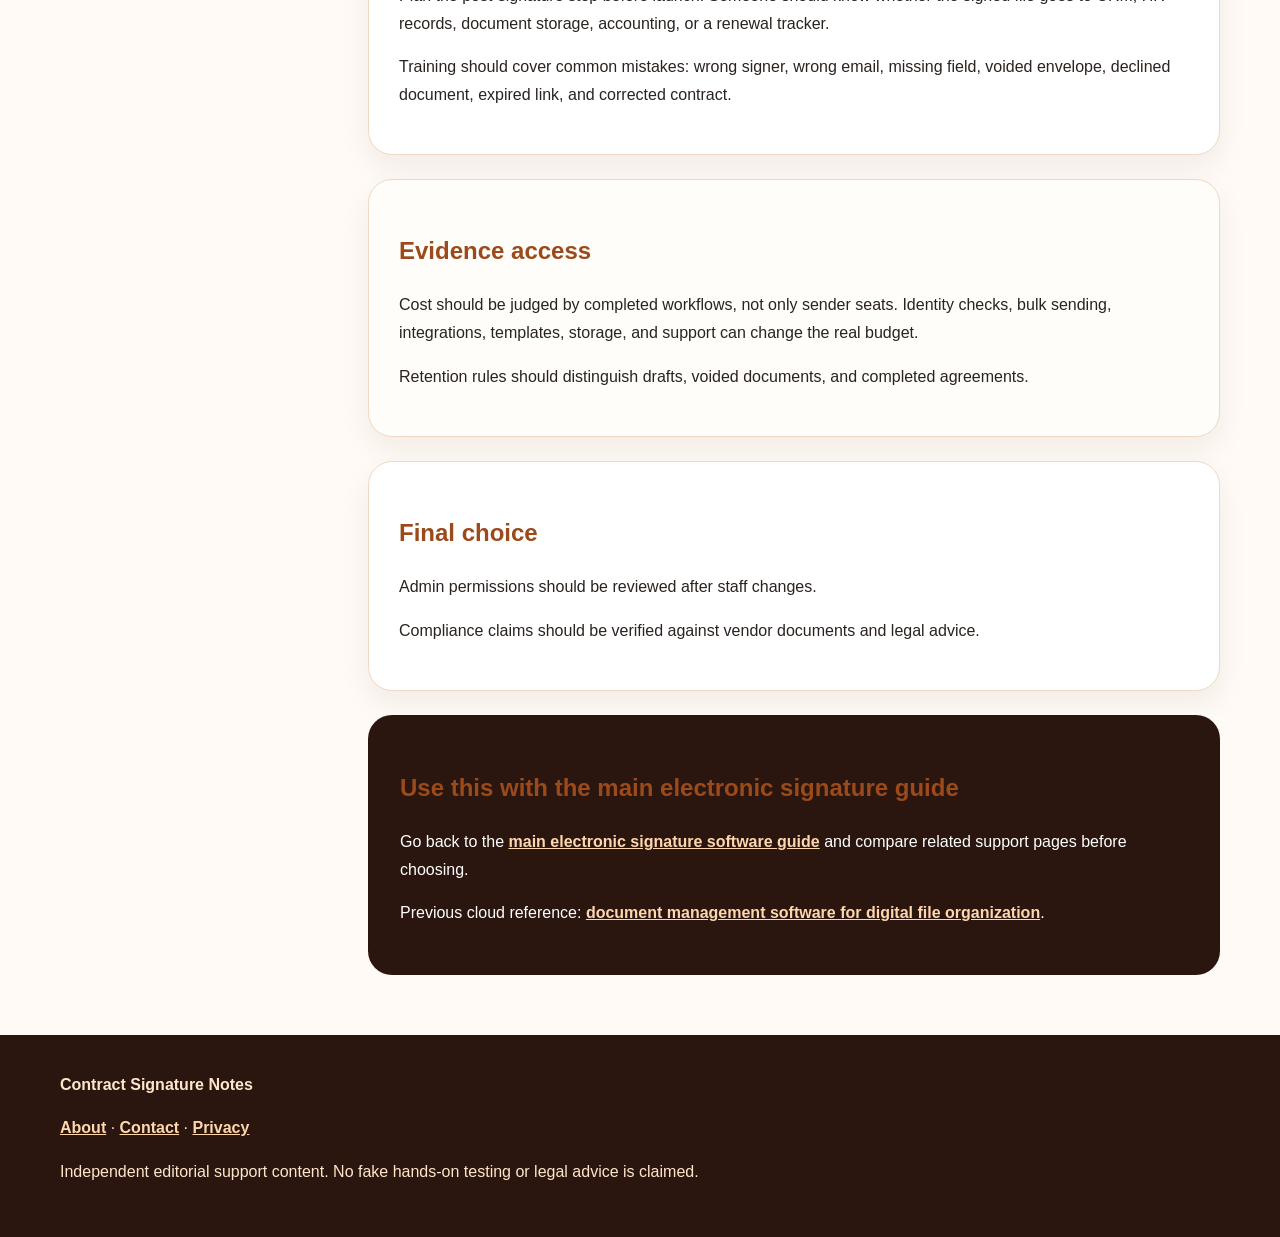
<file: security-compliance-and-retention.html>
<!doctype html><html><head><meta charset="utf-8"><meta name="viewport" content="width=device-width,initial-scale=1"><title>Security, Compliance, and Retention</title><meta name="description" content="Support notes for security, compliance, and retention."><link rel="canonical" href="https://armaragex.github.io/lestallion-esignature-contracts-418/security-compliance-and-retention.html"><style>body{margin:0;background:#fffaf5;color:#2a231f;font-family:Inter,Arial,sans-serif;line-height:1.72}a{color:#9b4a1b;font-weight:850}.wrap{max-width:1160px;margin:auto;padding:0 22px}.mast{background:#2a160f;color:white;padding:26px 0 48px}.brand{display:inline-flex;gap:10px;align-items:center;color:white;text-decoration:none;font-weight:950}.logo{width:42px;height:42px;border-radius:14px;background:#ffe6ca;color:#2a160f;display:grid;place-items:center}.heroDeck{margin-top:28px;display:grid;grid-template-columns:1fr .86fr;gap:26px;align-items:stretch}.titlePanel{background:#fffaf5;color:#2a231f;border-radius:30px;padding:34px;position:relative;overflow:hidden}.titlePanel:after{content:"";position:absolute;right:-70px;bottom:-70px;width:220px;height:220px;border-radius:50%;background:#f1b37f55}.hero{width:100%;height:100%;min-height:340px;object-fit:cover;border-radius:30px;box-shadow:0 22px 54px #0005}.eyebrow{text-transform:uppercase;letter-spacing:.16em;color:#b9662e;font-size:.82rem;font-weight:900}h1{font-size:clamp(2rem,5vw,4.2rem);line-height:1.02;margin:.2em 0}h2{color:#9b4a1b}.toc{background:white;border:1px solid #efd9c5;border-radius:20px;padding:16px;margin-top:18px}.toc a{display:block;text-decoration:none;border-top:1px solid #f3e4d5;padding:8px}.layout{display:grid;grid-template-columns:280px 1fr;gap:28px;margin-top:32px}.rail{position:sticky;top:16px;align-self:start}.card{background:white;border:1px solid #efd9c5;border-radius:24px;padding:30px;margin:24px 0;box-shadow:0 12px 30px #2a160f10}.card:nth-child(odd){background:#fffdf9}.inline{width:100%;aspect-ratio:16/9;object-fit:cover;border-radius:22px}.cta{background:#2a160f;color:white;border-radius:24px;padding:32px;margin:24px 0}.cta a{color:#ffd7ad}footer{background:#2a160f;color:#ffe6ca;margin-top:36px;padding:36px 0}footer a{color:#ffd7ad}@media(max-width:850px){.heroDeck,.layout{grid-template-columns:1fr}.rail{position:static}.hero{min-height:auto;aspect-ratio:16/9}}</style><script type="application/ld+json">{"@context": "https://schema.org", "@type": "Article", "headline": "Security, Compliance, and Retention", "url": "https://armaragex.github.io/lestallion-esignature-contracts-418/security-compliance-and-retention.html", "about": "electronic signature software for contract management", "mainEntityOfPage": "https://armaragex.github.io/lestallion-esignature-contracts-418/security-compliance-and-retention.html"}</script></head><body><header class="mast"><div class="wrap"><a class="brand" href="https://armaragex.github.io/lestallion-esignature-contracts-418/index.html"><span class="logo">ES</span><span>Contract Signature Notes</span></a><div class="heroDeck"><div class="titlePanel"><div class="eyebrow">Contract signature workflow</div><h1>Security, Compliance, and Retention</h1><p>Practical support for routing, signer experience, audit trails, templates, approvals, security, integrations, and signed contract storage.</p><nav class="toc"><strong>Support map</strong><a href="https://armaragex.github.io/lestallion-esignature-contracts-418/index.html">Main guide</a><a href="https://armaragex.github.io/lestallion-esignature-contracts-418/contract-workflow-and-routing.html">Contract Workflow and Routing</a><a href="https://armaragex.github.io/lestallion-esignature-contracts-418/identity-audit-trails-and-certificates.html">Identity, Audit Trails, and Certificates</a><a href="https://armaragex.github.io/lestallion-esignature-contracts-418/templates-fields-and-approvals.html">Templates, Fields, and Approvals</a><a href="https://armaragex.github.io/lestallion-esignature-contracts-418/security-compliance-and-retention.html">Security, Compliance, and Retention</a><a href="https://armaragex.github.io/lestallion-esignature-contracts-418/integrations-crm-hr-and-storage.html">Integrations with CRM, HR, and Storage</a><a href="https://armaragex.github.io/lestallion-esignature-contracts-418/esignature-buying-checklist.html">Electronic Signature Buying Checklist</a></nav></div><img class="hero" src="https://armaragex.github.io/lestallion-esignature-contracts-418/assets/lifestyle-1.webp" alt="electronic signature contract workflow"></div></div></header><main class="wrap"><div class="layout"><aside class="rail"><nav class="toc"><strong>Support map</strong><a href="https://armaragex.github.io/lestallion-esignature-contracts-418/index.html">Main guide</a><a href="https://armaragex.github.io/lestallion-esignature-contracts-418/contract-workflow-and-routing.html">Contract Workflow and Routing</a><a href="https://armaragex.github.io/lestallion-esignature-contracts-418/identity-audit-trails-and-certificates.html">Identity, Audit Trails, and Certificates</a><a href="https://armaragex.github.io/lestallion-esignature-contracts-418/templates-fields-and-approvals.html">Templates, Fields, and Approvals</a><a href="https://armaragex.github.io/lestallion-esignature-contracts-418/security-compliance-and-retention.html">Security, Compliance, and Retention</a><a href="https://armaragex.github.io/lestallion-esignature-contracts-418/integrations-crm-hr-and-storage.html">Integrations with CRM, HR, and Storage</a><a href="https://armaragex.github.io/lestallion-esignature-contracts-418/esignature-buying-checklist.html">Electronic Signature Buying Checklist</a></nav></aside><article><section class="card"><h2>Signature workflow fit</h2><p>Electronic signature platforms store sensitive records, so security controls deserve a close look.</p><p>Two-factor authentication, SSO, admin roles, access logs, encryption claims, and device controls may matter for business use.</p></section><section class="card"><h2>Routing and roles</h2><p>Retention settings should match policy. Some contracts must be kept for years, while drafts or voided envelopes may not need the same lifecycle.</p><p>Sharing controls should prevent completed contracts from spreading through public links or unmanaged downloads.</p></section><section class="card"><h2>Identity and audit trail</h2><p>Compliance documentation should be reviewed for the relevant industry and jurisdiction.</p><p>Security is strongest when access reviews, offboarding, and storage ownership are part of normal operations.</p></section><section class="card"><h2>Templates and approvals</h2><p>For a signature workflow, compare routing, identity, templates, approvals, audit trails, retention, integrations, and signer experience before choosing by brand recognition alone. Electronic signature software succeeds when documents move clearly from preparation to final storage.</p><p>Picture a operations manager sending a contract for client signature. The platform should create contracts that move quickly without losing control while clients are busy, deadlines are close, and the sender cannot afford confusion.</p></section><section class="card"><h2>Security and retention</h2><p>Use real documents in the trial. Old PDFs, long contracts, initials, checkboxes, multiple signers, and approval steps expose issues that a one-page demo will not show.</p><p>Ownership should be clear. Someone needs to manage templates, signer roles, storage folders, legal updates, and access reviews.</p></section><section class="card"><h2>Integrations</h2><p>Export and audit access matter. A signed file should be easy to retrieve with its completion evidence when a renewal, dispute, or audit appears.</p><p>The best tool reduces contract anxiety. People should know what was sent, who signed, what changed, where the final copy lives, and what happens next.</p></section><section class="card"><h2>Pilot documents</h2><p>Rollout should include simple sender rules. Decide naming, template choice, reminder cadence, voiding procedure, and where signed documents are stored.</p><p>Mobile signing should be tested because many clients and employees complete paperwork away from a desk.</p></section><section class="card"><h2>Ownership rules</h2><p>Plan the post-signature step before launch. Someone should know whether the signed file goes to CRM, HR records, document storage, accounting, or a renewal tracker.</p><p>Training should cover common mistakes: wrong signer, wrong email, missing field, voided envelope, declined document, expired link, and corrected contract.</p></section><section class="card"><h2>Evidence access</h2><p>Cost should be judged by completed workflows, not only sender seats. Identity checks, bulk sending, integrations, templates, storage, and support can change the real budget.</p><p>Retention rules should distinguish drafts, voided documents, and completed agreements.</p></section><section class="card"><h2>Final choice</h2><p>Admin permissions should be reviewed after staff changes.</p><p>Compliance claims should be verified against vendor documents and legal advice.</p></section><section class="cta"><h2>Use this with the main electronic signature guide</h2><p>Go back to the <a href="https://armaragex.github.io/lestallion-esignature-contracts-418/index.html">main electronic signature software guide</a> and compare related support pages before choosing.</p><p>Previous cloud reference: <a href="https://lestallion-document-management-417.onrender.com/index.html">document management software for digital file organization</a>.</p></section></article></div></main><footer><div class="wrap"><strong>Contract Signature Notes</strong><p><a href="https://armaragex.github.io/lestallion-esignature-contracts-418/about.html">About</a> · <a href="https://armaragex.github.io/lestallion-esignature-contracts-418/contact.html">Contact</a> · <a href="https://armaragex.github.io/lestallion-esignature-contracts-418/privacy.html">Privacy</a></p><p>Independent editorial support content. No fake hands-on testing or legal advice is claimed.</p></div></footer></body></html>
</file>
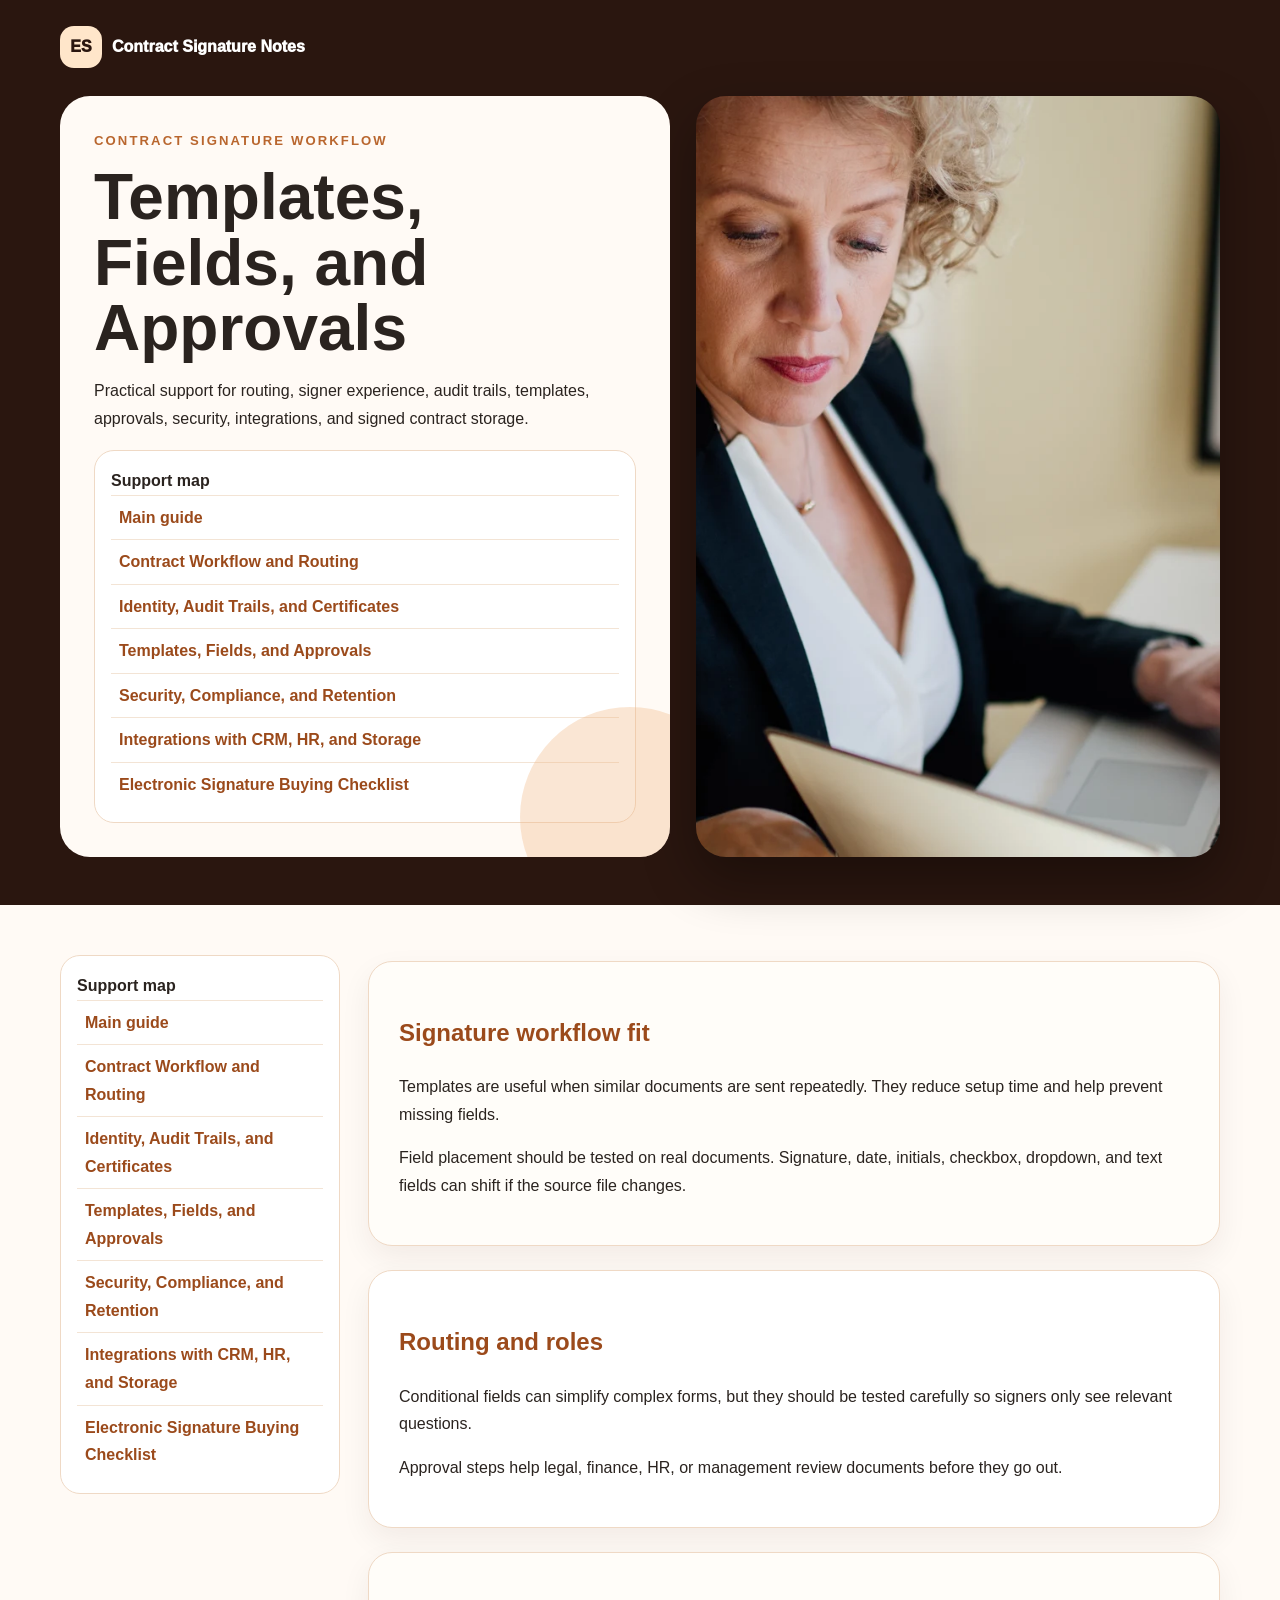
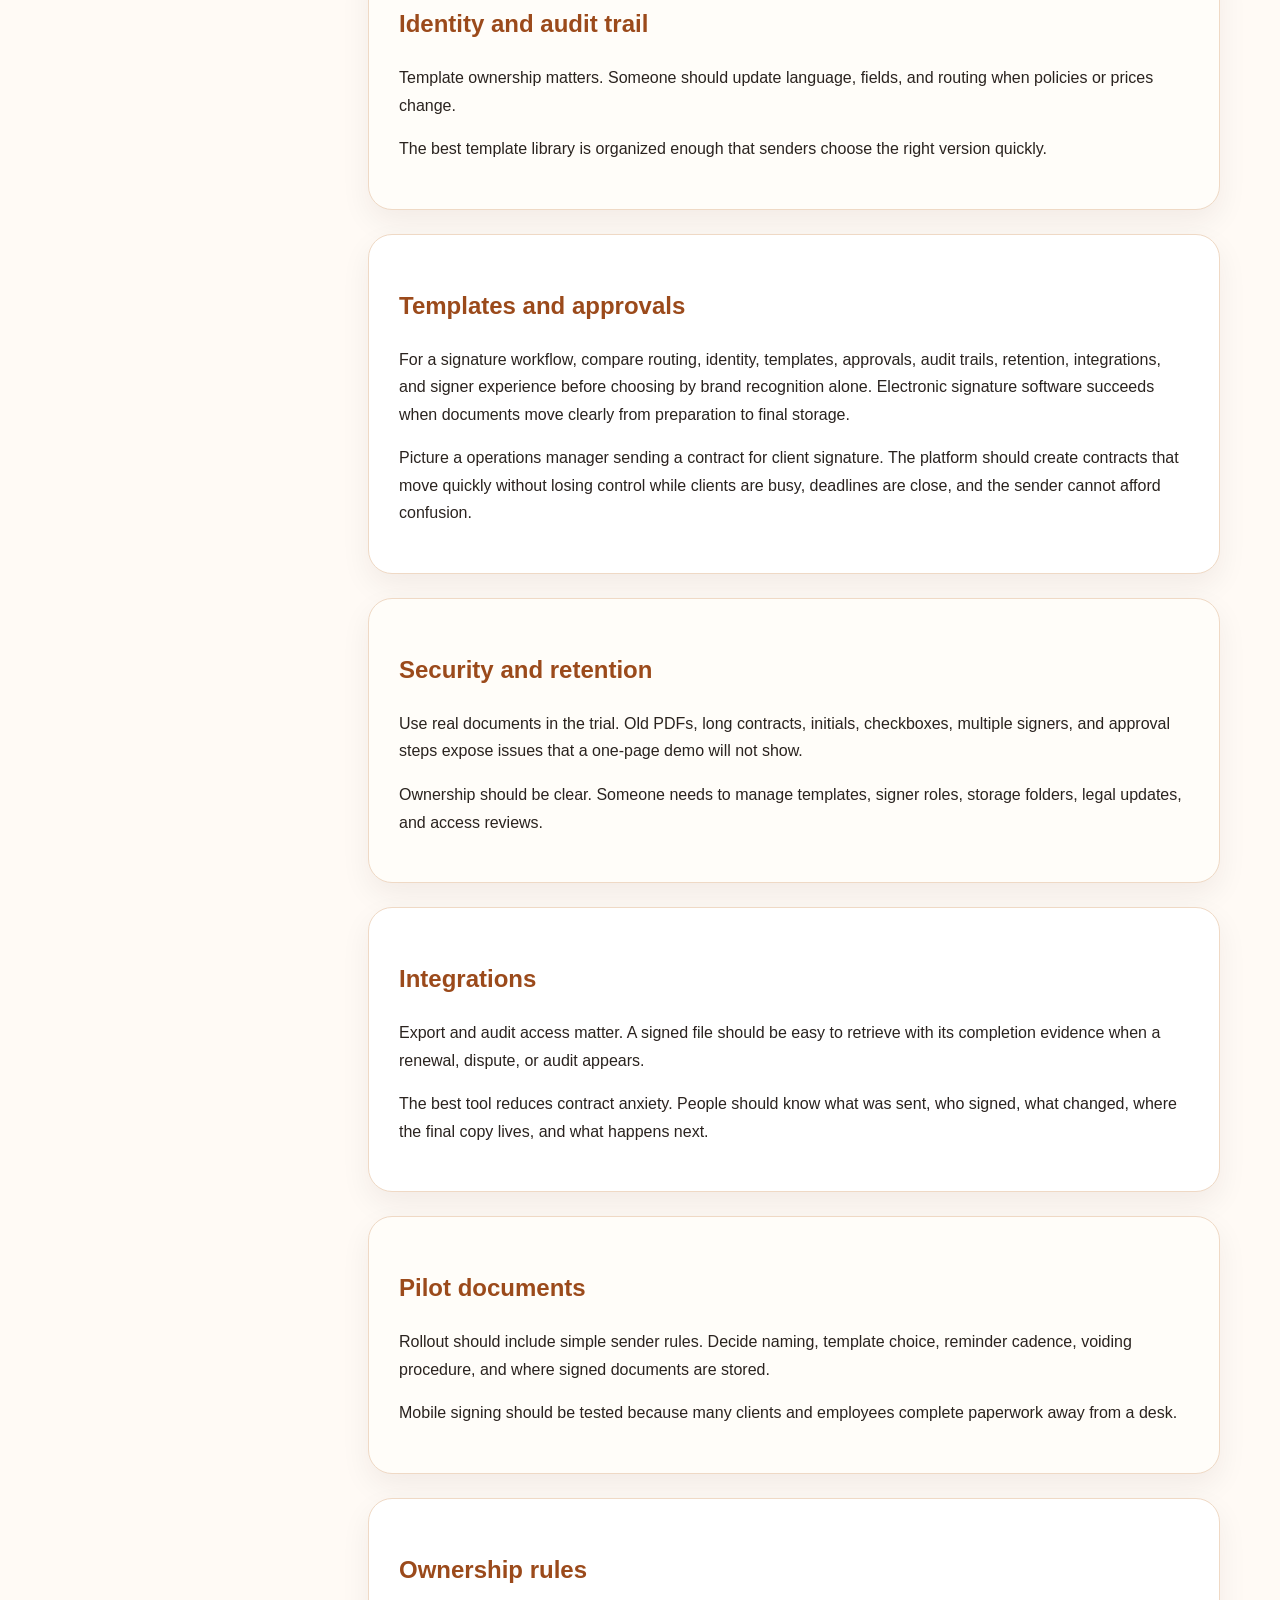
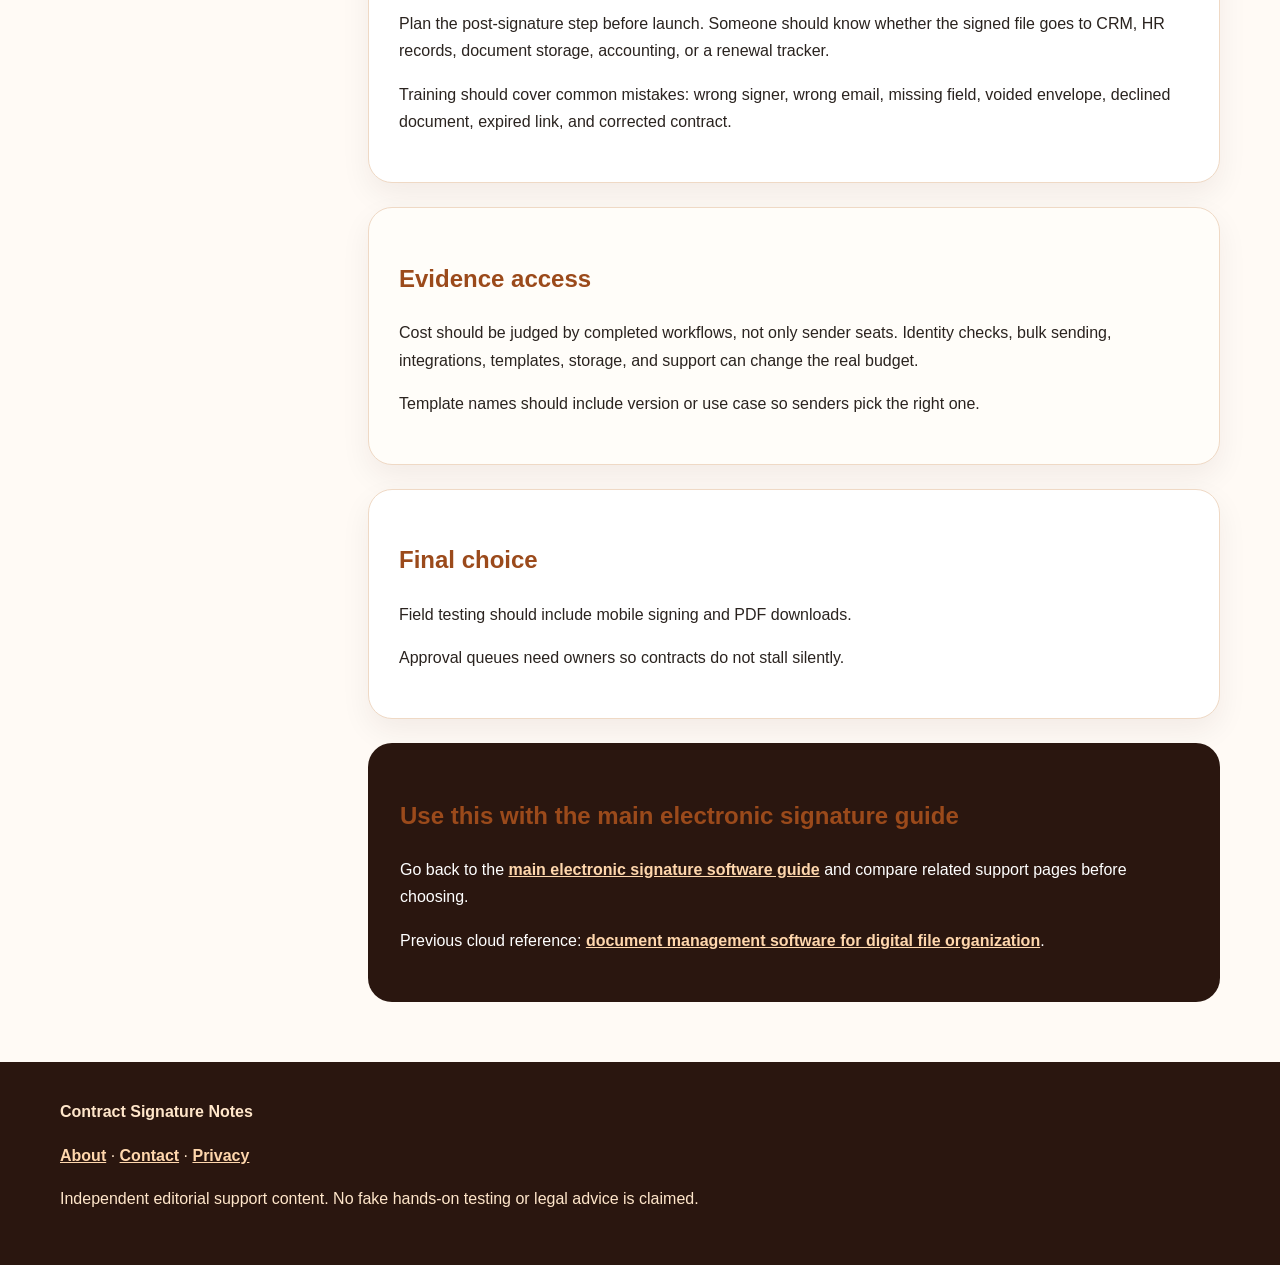
<file: templates-fields-and-approvals.html>
<!doctype html><html><head><meta charset="utf-8"><meta name="viewport" content="width=device-width,initial-scale=1"><title>Templates, Fields, and Approvals</title><meta name="description" content="Support notes for templates, fields, and approvals."><link rel="canonical" href="https://armaragex.github.io/lestallion-esignature-contracts-418/templates-fields-and-approvals.html"><style>body{margin:0;background:#fffaf5;color:#2a231f;font-family:Inter,Arial,sans-serif;line-height:1.72}a{color:#9b4a1b;font-weight:850}.wrap{max-width:1160px;margin:auto;padding:0 22px}.mast{background:#2a160f;color:white;padding:26px 0 48px}.brand{display:inline-flex;gap:10px;align-items:center;color:white;text-decoration:none;font-weight:950}.logo{width:42px;height:42px;border-radius:14px;background:#ffe6ca;color:#2a160f;display:grid;place-items:center}.heroDeck{margin-top:28px;display:grid;grid-template-columns:1fr .86fr;gap:26px;align-items:stretch}.titlePanel{background:#fffaf5;color:#2a231f;border-radius:30px;padding:34px;position:relative;overflow:hidden}.titlePanel:after{content:"";position:absolute;right:-70px;bottom:-70px;width:220px;height:220px;border-radius:50%;background:#f1b37f55}.hero{width:100%;height:100%;min-height:340px;object-fit:cover;border-radius:30px;box-shadow:0 22px 54px #0005}.eyebrow{text-transform:uppercase;letter-spacing:.16em;color:#b9662e;font-size:.82rem;font-weight:900}h1{font-size:clamp(2rem,5vw,4.2rem);line-height:1.02;margin:.2em 0}h2{color:#9b4a1b}.toc{background:white;border:1px solid #efd9c5;border-radius:20px;padding:16px;margin-top:18px}.toc a{display:block;text-decoration:none;border-top:1px solid #f3e4d5;padding:8px}.layout{display:grid;grid-template-columns:280px 1fr;gap:28px;margin-top:32px}.rail{position:sticky;top:16px;align-self:start}.card{background:white;border:1px solid #efd9c5;border-radius:24px;padding:30px;margin:24px 0;box-shadow:0 12px 30px #2a160f10}.card:nth-child(odd){background:#fffdf9}.inline{width:100%;aspect-ratio:16/9;object-fit:cover;border-radius:22px}.cta{background:#2a160f;color:white;border-radius:24px;padding:32px;margin:24px 0}.cta a{color:#ffd7ad}footer{background:#2a160f;color:#ffe6ca;margin-top:36px;padding:36px 0}footer a{color:#ffd7ad}@media(max-width:850px){.heroDeck,.layout{grid-template-columns:1fr}.rail{position:static}.hero{min-height:auto;aspect-ratio:16/9}}</style><script type="application/ld+json">{"@context": "https://schema.org", "@type": "Article", "headline": "Templates, Fields, and Approvals", "url": "https://armaragex.github.io/lestallion-esignature-contracts-418/templates-fields-and-approvals.html", "about": "electronic signature software for contract management", "mainEntityOfPage": "https://armaragex.github.io/lestallion-esignature-contracts-418/templates-fields-and-approvals.html"}</script></head><body><header class="mast"><div class="wrap"><a class="brand" href="https://armaragex.github.io/lestallion-esignature-contracts-418/index.html"><span class="logo">ES</span><span>Contract Signature Notes</span></a><div class="heroDeck"><div class="titlePanel"><div class="eyebrow">Contract signature workflow</div><h1>Templates, Fields, and Approvals</h1><p>Practical support for routing, signer experience, audit trails, templates, approvals, security, integrations, and signed contract storage.</p><nav class="toc"><strong>Support map</strong><a href="https://armaragex.github.io/lestallion-esignature-contracts-418/index.html">Main guide</a><a href="https://armaragex.github.io/lestallion-esignature-contracts-418/contract-workflow-and-routing.html">Contract Workflow and Routing</a><a href="https://armaragex.github.io/lestallion-esignature-contracts-418/identity-audit-trails-and-certificates.html">Identity, Audit Trails, and Certificates</a><a href="https://armaragex.github.io/lestallion-esignature-contracts-418/templates-fields-and-approvals.html">Templates, Fields, and Approvals</a><a href="https://armaragex.github.io/lestallion-esignature-contracts-418/security-compliance-and-retention.html">Security, Compliance, and Retention</a><a href="https://armaragex.github.io/lestallion-esignature-contracts-418/integrations-crm-hr-and-storage.html">Integrations with CRM, HR, and Storage</a><a href="https://armaragex.github.io/lestallion-esignature-contracts-418/esignature-buying-checklist.html">Electronic Signature Buying Checklist</a></nav></div><img class="hero" src="https://armaragex.github.io/lestallion-esignature-contracts-418/assets/lifestyle-1.webp" alt="electronic signature contract workflow"></div></div></header><main class="wrap"><div class="layout"><aside class="rail"><nav class="toc"><strong>Support map</strong><a href="https://armaragex.github.io/lestallion-esignature-contracts-418/index.html">Main guide</a><a href="https://armaragex.github.io/lestallion-esignature-contracts-418/contract-workflow-and-routing.html">Contract Workflow and Routing</a><a href="https://armaragex.github.io/lestallion-esignature-contracts-418/identity-audit-trails-and-certificates.html">Identity, Audit Trails, and Certificates</a><a href="https://armaragex.github.io/lestallion-esignature-contracts-418/templates-fields-and-approvals.html">Templates, Fields, and Approvals</a><a href="https://armaragex.github.io/lestallion-esignature-contracts-418/security-compliance-and-retention.html">Security, Compliance, and Retention</a><a href="https://armaragex.github.io/lestallion-esignature-contracts-418/integrations-crm-hr-and-storage.html">Integrations with CRM, HR, and Storage</a><a href="https://armaragex.github.io/lestallion-esignature-contracts-418/esignature-buying-checklist.html">Electronic Signature Buying Checklist</a></nav></aside><article><section class="card"><h2>Signature workflow fit</h2><p>Templates are useful when similar documents are sent repeatedly. They reduce setup time and help prevent missing fields.</p><p>Field placement should be tested on real documents. Signature, date, initials, checkbox, dropdown, and text fields can shift if the source file changes.</p></section><section class="card"><h2>Routing and roles</h2><p>Conditional fields can simplify complex forms, but they should be tested carefully so signers only see relevant questions.</p><p>Approval steps help legal, finance, HR, or management review documents before they go out.</p></section><section class="card"><h2>Identity and audit trail</h2><p>Template ownership matters. Someone should update language, fields, and routing when policies or prices change.</p><p>The best template library is organized enough that senders choose the right version quickly.</p></section><section class="card"><h2>Templates and approvals</h2><p>For a signature workflow, compare routing, identity, templates, approvals, audit trails, retention, integrations, and signer experience before choosing by brand recognition alone. Electronic signature software succeeds when documents move clearly from preparation to final storage.</p><p>Picture a operations manager sending a contract for client signature. The platform should create contracts that move quickly without losing control while clients are busy, deadlines are close, and the sender cannot afford confusion.</p></section><section class="card"><h2>Security and retention</h2><p>Use real documents in the trial. Old PDFs, long contracts, initials, checkboxes, multiple signers, and approval steps expose issues that a one-page demo will not show.</p><p>Ownership should be clear. Someone needs to manage templates, signer roles, storage folders, legal updates, and access reviews.</p></section><section class="card"><h2>Integrations</h2><p>Export and audit access matter. A signed file should be easy to retrieve with its completion evidence when a renewal, dispute, or audit appears.</p><p>The best tool reduces contract anxiety. People should know what was sent, who signed, what changed, where the final copy lives, and what happens next.</p></section><section class="card"><h2>Pilot documents</h2><p>Rollout should include simple sender rules. Decide naming, template choice, reminder cadence, voiding procedure, and where signed documents are stored.</p><p>Mobile signing should be tested because many clients and employees complete paperwork away from a desk.</p></section><section class="card"><h2>Ownership rules</h2><p>Plan the post-signature step before launch. Someone should know whether the signed file goes to CRM, HR records, document storage, accounting, or a renewal tracker.</p><p>Training should cover common mistakes: wrong signer, wrong email, missing field, voided envelope, declined document, expired link, and corrected contract.</p></section><section class="card"><h2>Evidence access</h2><p>Cost should be judged by completed workflows, not only sender seats. Identity checks, bulk sending, integrations, templates, storage, and support can change the real budget.</p><p>Template names should include version or use case so senders pick the right one.</p></section><section class="card"><h2>Final choice</h2><p>Field testing should include mobile signing and PDF downloads.</p><p>Approval queues need owners so contracts do not stall silently.</p></section><section class="cta"><h2>Use this with the main electronic signature guide</h2><p>Go back to the <a href="https://armaragex.github.io/lestallion-esignature-contracts-418/index.html">main electronic signature software guide</a> and compare related support pages before choosing.</p><p>Previous cloud reference: <a href="https://lestallion-document-management-417.onrender.com/index.html">document management software for digital file organization</a>.</p></section></article></div></main><footer><div class="wrap"><strong>Contract Signature Notes</strong><p><a href="https://armaragex.github.io/lestallion-esignature-contracts-418/about.html">About</a> · <a href="https://armaragex.github.io/lestallion-esignature-contracts-418/contact.html">Contact</a> · <a href="https://armaragex.github.io/lestallion-esignature-contracts-418/privacy.html">Privacy</a></p><p>Independent editorial support content. No fake hands-on testing or legal advice is claimed.</p></div></footer></body></html>
</file>
